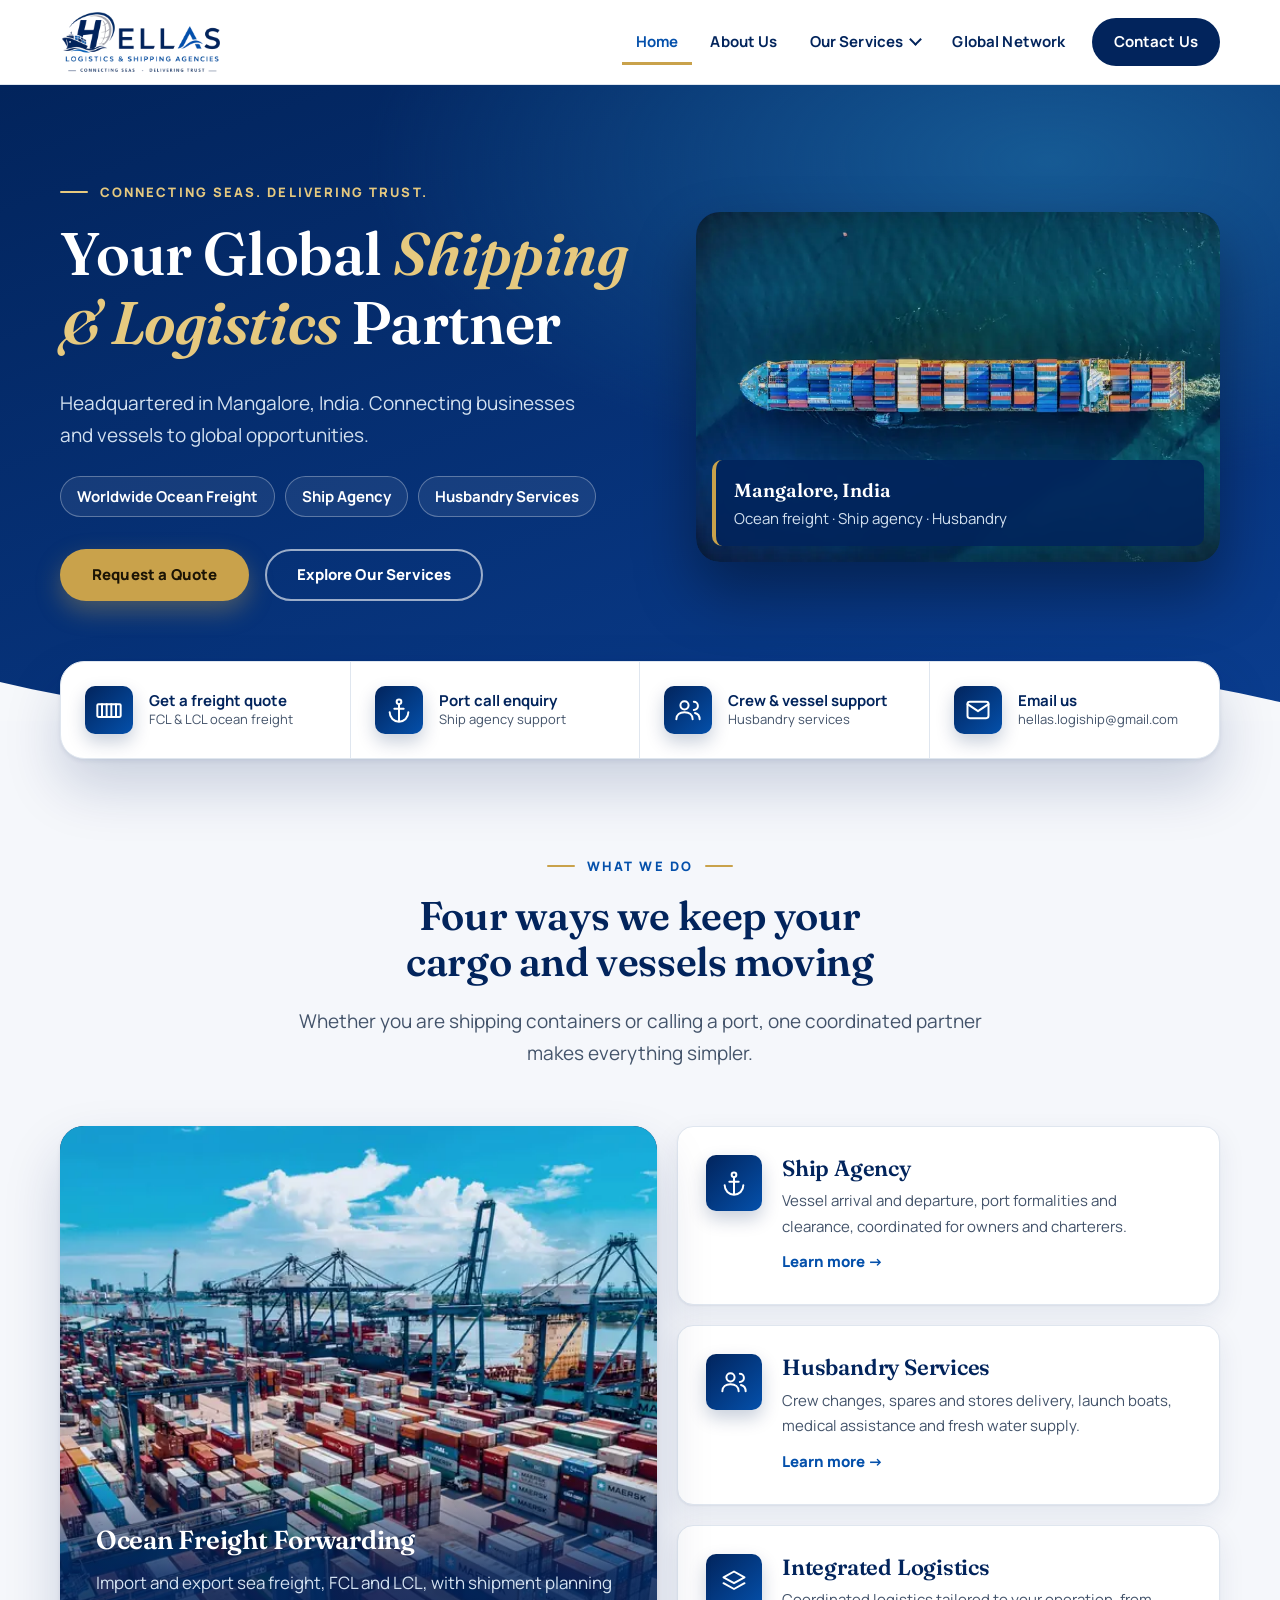
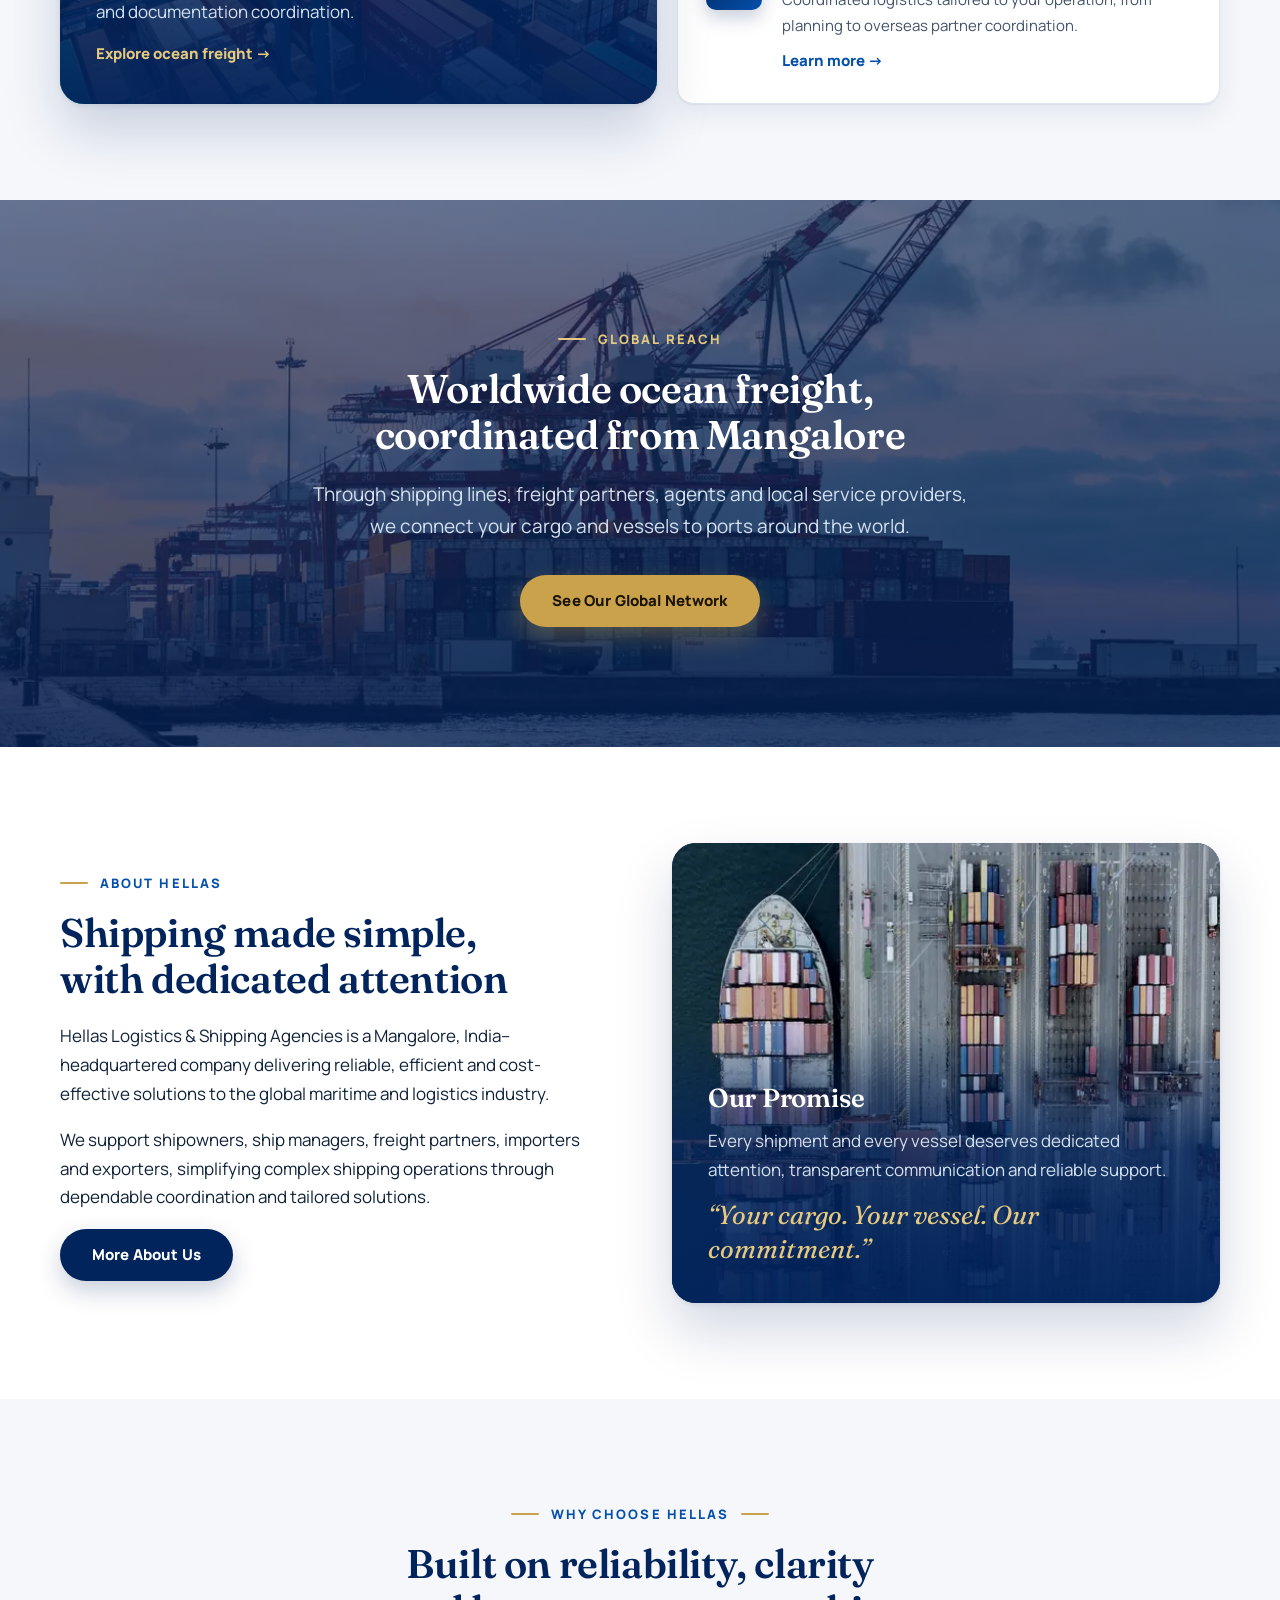
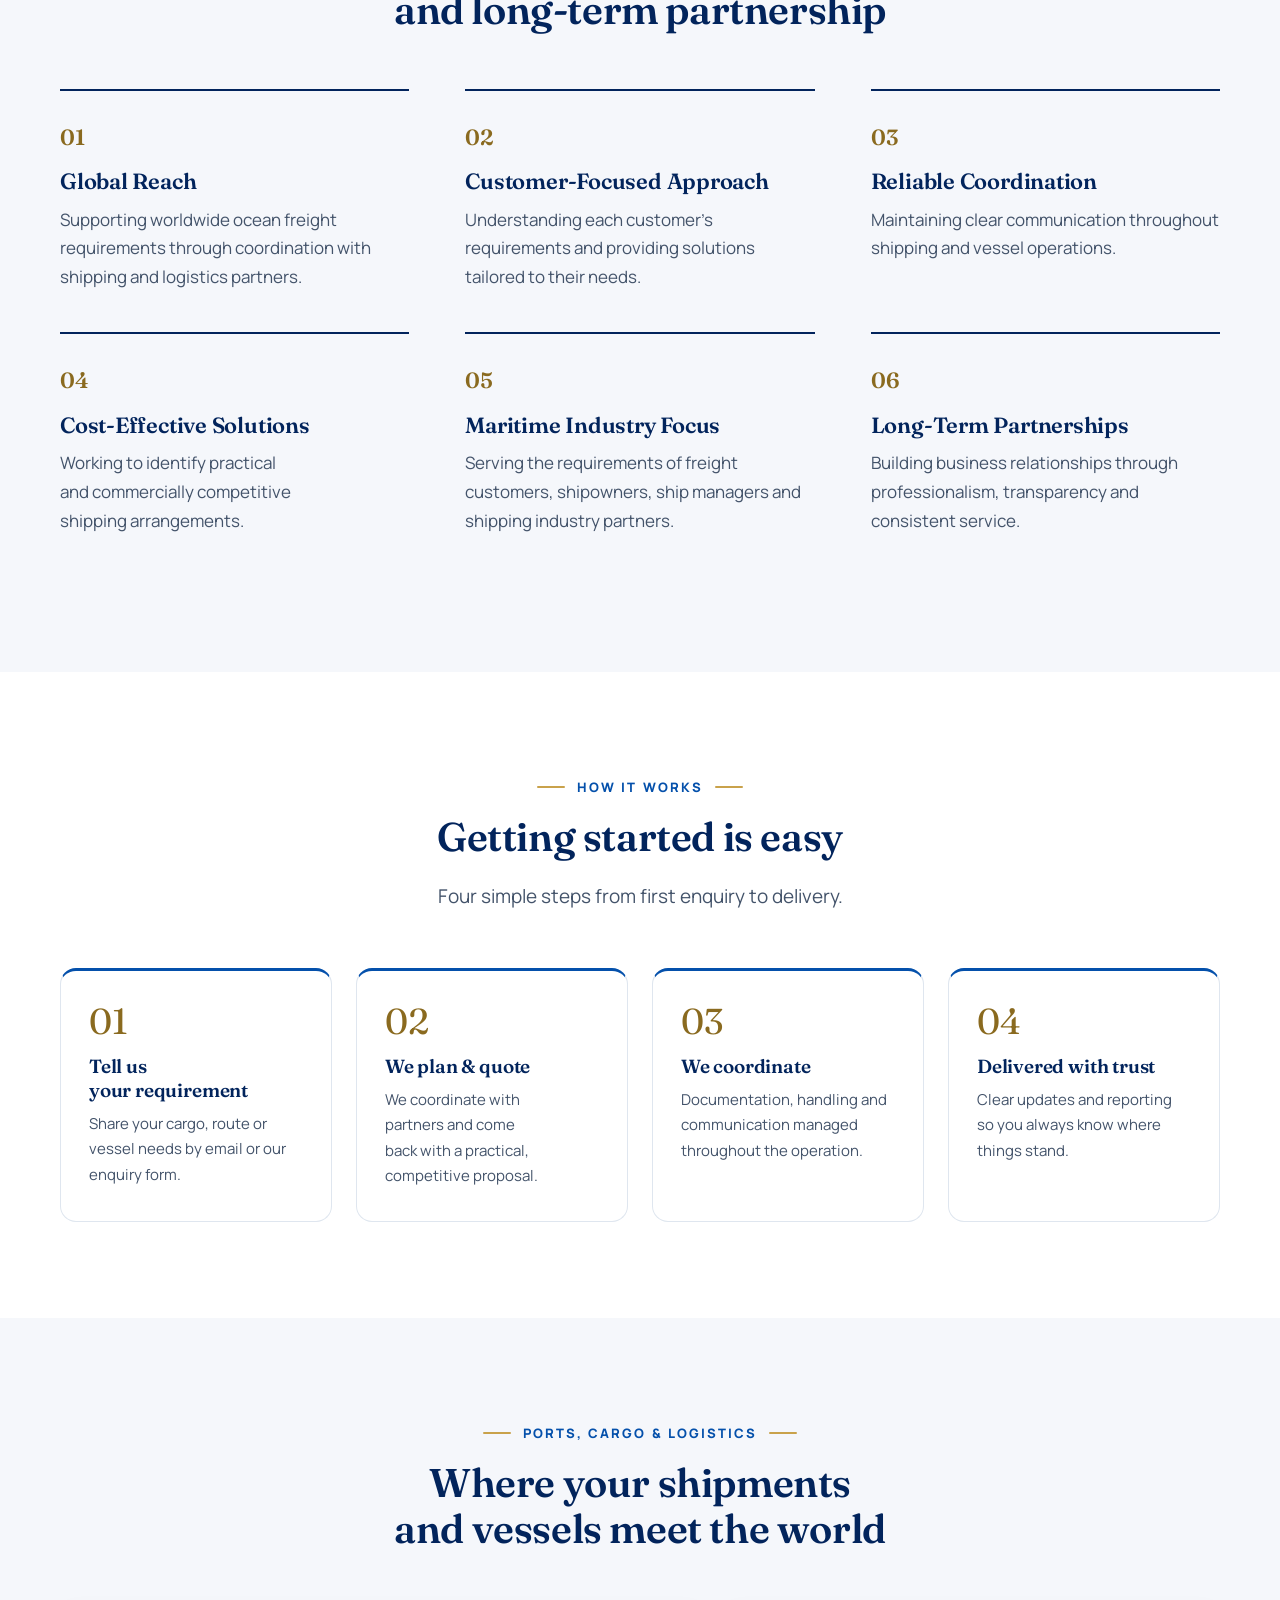
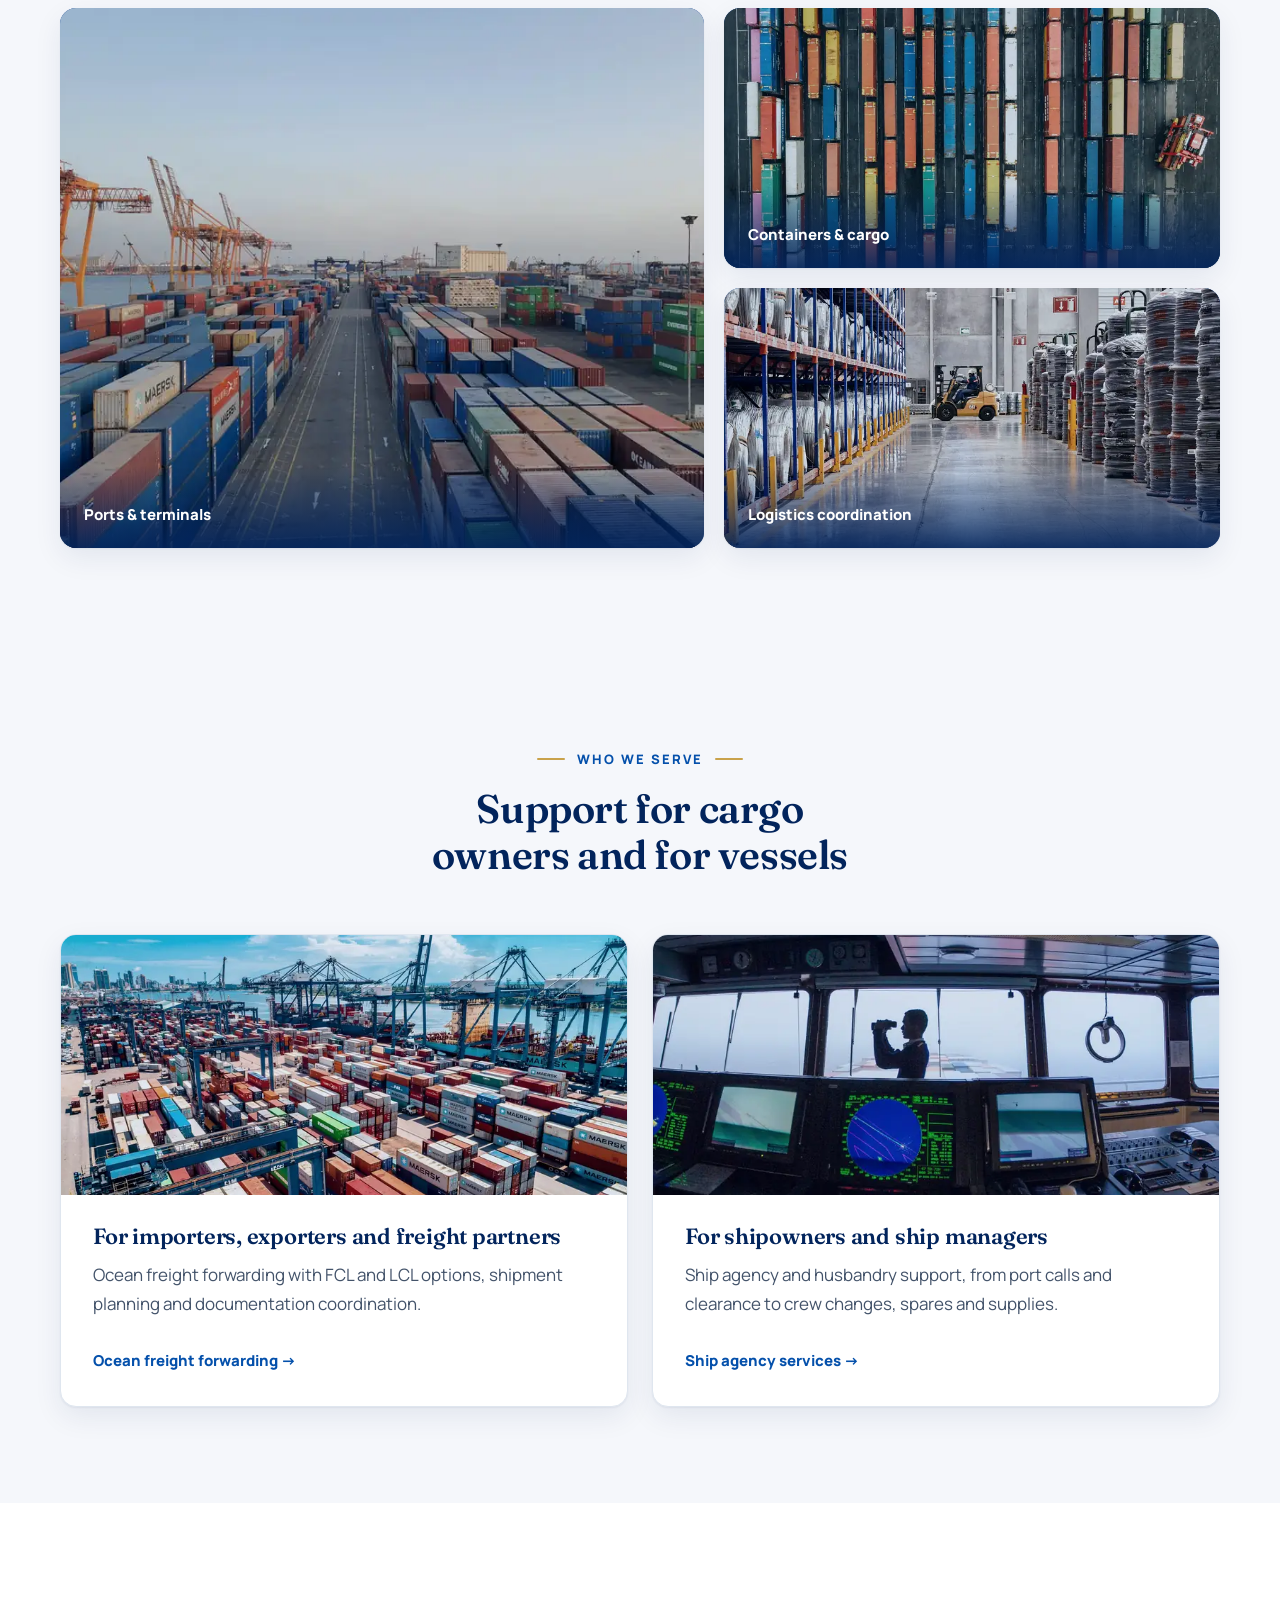
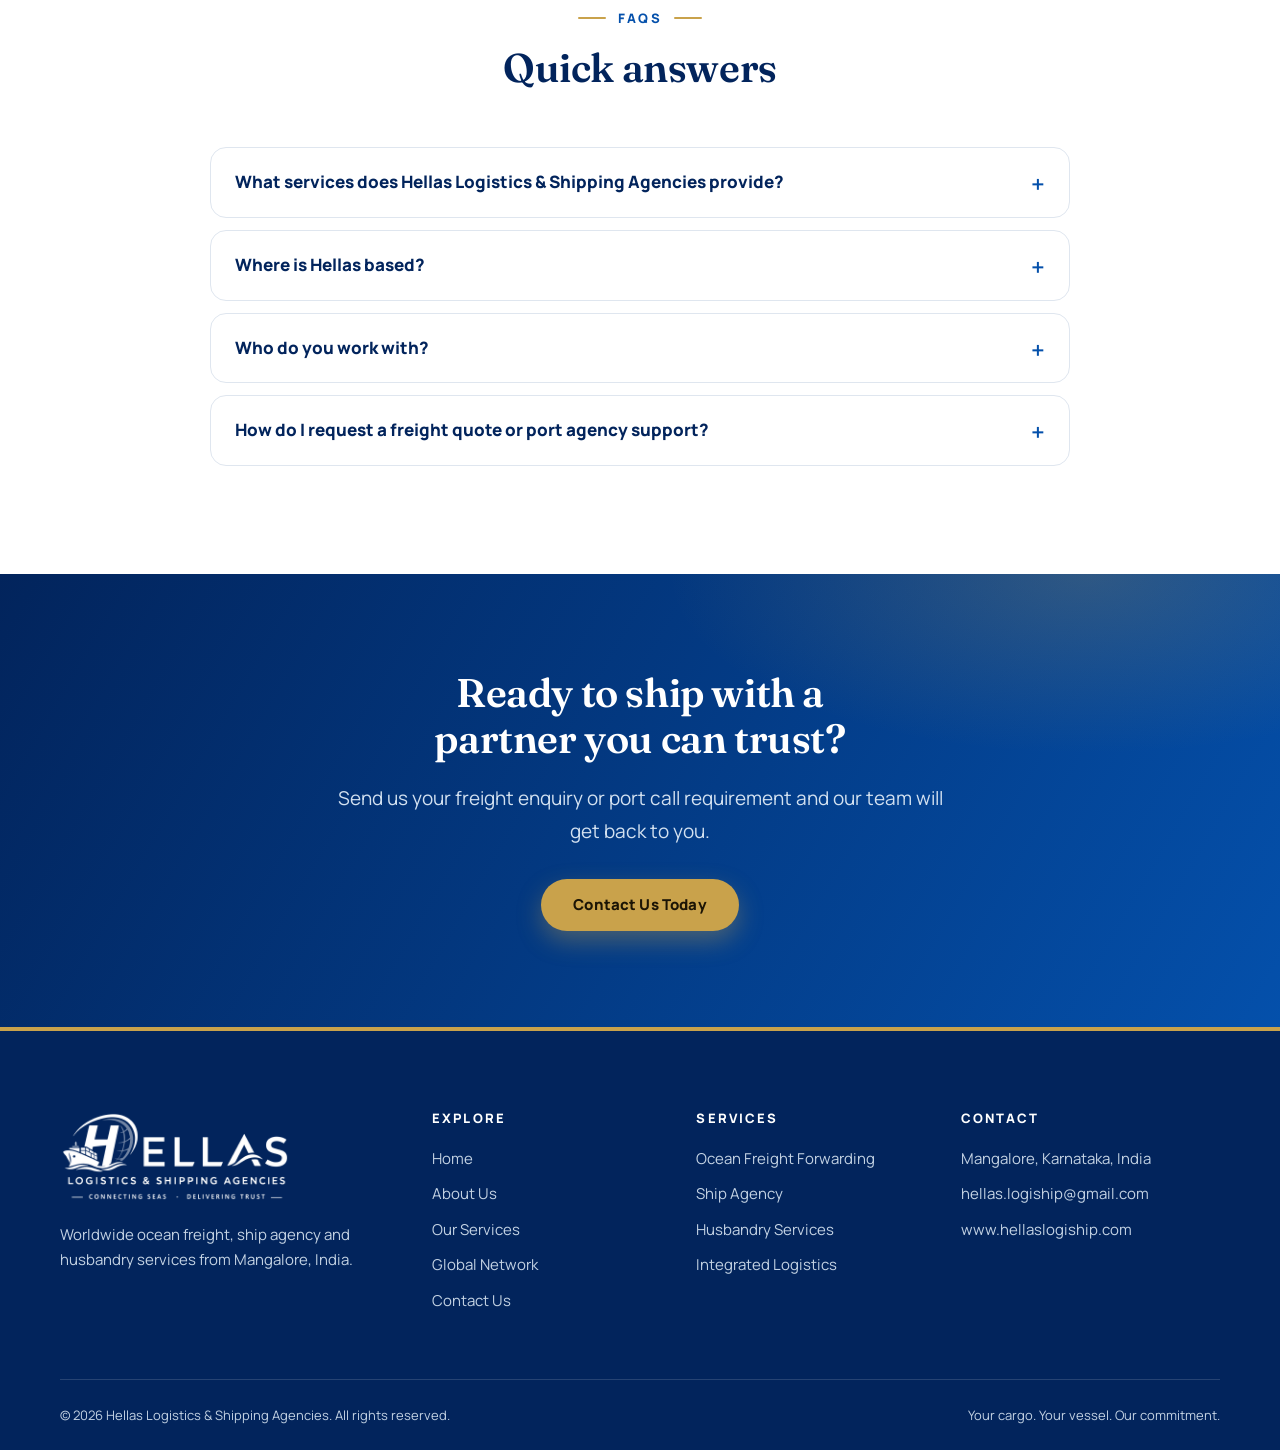
<file: index.html>
<!doctype html>
<html lang="en">
<head>
<meta charset="utf-8">
<meta name="viewport" content="width=device-width,initial-scale=1">
<title>Hellas Logistics & Shipping Agencies | Mangalore, India</title>
<meta name="description" content="Mangalore-based ocean freight forwarding (FCL/LCL), ship agency and husbandry services for shipowners, importers and exporters worldwide.">
<link rel="canonical" href="https://www.hellaslogiship.com/">
<meta name="robots" content="index,follow,max-image-preview:large">
<meta name="theme-color" content="#0a2540">
<meta property="og:type" content="website">
<meta property="og:site_name" content="Hellas Logistics & Shipping Agencies">
<meta property="og:title" content="Hellas Logistics & Shipping Agencies | Mangalore, India">
<meta property="og:description" content="Mangalore-based ocean freight forwarding (FCL/LCL), ship agency and husbandry services for shipowners, importers and exporters worldwide.">
<meta property="og:url" content="https://www.hellaslogiship.com/">
<meta property="og:image" content="https://www.hellaslogiship.com/assets/og-image.jpg">
<meta name="twitter:card" content="summary_large_image"><meta property="og:image:width" content="1200"><meta property="og:image:height" content="630"><meta property="og:image:alt" content="Hellas Logistics &amp; Shipping Agencies logo over an aerial view of a container ship"><meta property="og:locale" content="en_IN">
<link rel="icon" href="assets/favicon-32.png" sizes="32x32" type="image/png"><link rel="icon" href="assets/favicon.png" sizes="192x192" type="image/png"><link rel="apple-touch-icon" href="assets/apple-touch-icon.png"><link rel="manifest" href="manifest.webmanifest">
<link rel="preconnect" href="https://fonts.googleapis.com"><link rel="preconnect" href="https://fonts.gstatic.com" crossorigin>
<link href="https://fonts.googleapis.com/css2?family=Fraunces:ital,opsz,wght@0,9..144,600;0,9..144,700;1,9..144,500&family=Manrope:wght@400;500;600;700;800&display=swap" rel="stylesheet">
<link rel="preload" as="image" href="assets/img/aerial-ship-800.webp" imagesrcset="assets/img/aerial-ship-480.webp 480w, assets/img/aerial-ship-800.webp 800w, assets/img/aerial-ship-1200.webp 1200w, assets/img/aerial-ship-1800.webp 1800w" imagesizes="(max-width:960px) 100vw, 540px" fetchpriority="high">
<link rel="stylesheet" href="assets/site.css?v=202610151512">
<script type="application/ld+json">{"@context": "https://schema.org", "@type": "Organization", "@id": "https://www.hellaslogiship.com/#org", "name": "Hellas Logistics & Shipping Agencies", "alternateName": "Hellas Logiship", "url": "https://www.hellaslogiship.com/", "slogan": "Connecting Seas. Delivering Trust.", "logo": "https://www.hellaslogiship.com/assets/favicon.png", "email": "hellas.logiship@gmail.com", "description": "Mangalore-based ocean freight forwarding, ship agency and husbandry services company supporting shipowners, ship managers, importers and exporters worldwide.", "address": {"@type": "PostalAddress", "addressLocality": "Mangalore", "addressRegion": "Karnataka", "addressCountry": "IN"}, "areaServed": "Worldwide", "contactPoint": {"@type": "ContactPoint", "contactType": "customer service", "email": "hellas.logiship@gmail.com", "availableLanguage": ["English"]}}</script><script type="application/ld+json">{"@context": "https://schema.org", "@type": "WebSite", "name": "Hellas Logistics & Shipping Agencies", "url": "https://www.hellaslogiship.com/"}</script><script type="application/ld+json">{"@context": "https://schema.org", "@type": "FAQPage", "mainEntity": [{"@type": "Question", "name": "What services does Hellas Logistics & Shipping Agencies provide?", "acceptedAnswer": {"@type": "Answer", "text": "We specialise in worldwide ocean freight forwarding, ship agency and husbandry services, along with integrated logistics solutions for importers, exporters, shipowners and ship managers."}}, {"@type": "Question", "name": "Where is Hellas based?", "acceptedAnswer": {"@type": "Answer", "text": "Our headquarters are in Mangalore, Karnataka, India. We support customers worldwide through coordination with shipping lines, freight partners, agents and local service providers."}}, {"@type": "Question", "name": "Who do you work with?", "acceptedAnswer": {"@type": "Answer", "text": "Shipowners, ship managers, freight partners, importers, exporters and businesses with shipping and logistics requirements."}}, {"@type": "Question", "name": "How do I request a freight quote or port agency support?", "acceptedAnswer": {"@type": "Answer", "text": "Use our contact page or email hellas.logiship@gmail.com with details of your cargo or vessel, and our team will respond."}}]}</script>
</head>
<body>
<a class="skip" href="#main">Skip to content</a>
<header class="site-header"><div class="wrap nav">
<a class="brand" href="index.html" aria-label="Hellas Logistics & Shipping Agencies home"><img src="assets/logo-480.webp" alt="Hellas Logistics & Shipping Agencies – Connecting Seas. Delivering Trust." width="480" height="190" fetchpriority="high" class="logo"></a>
<button class="burger" aria-label="Open menu" aria-expanded="false" aria-controls="menu"><span></span><span></span><span></span></button>
<nav aria-label="Main"><ul class="menu" id="menu"><li><a href="index.html" aria-current="page">Home</a></li><li><a href="about.html">About Us</a></li><li class="has-sub"><a href="services.html" aria-haspopup="true">Our Services</a><button class="sub-toggle" type="button" aria-expanded="false" aria-controls="mega-services" aria-label="Show services menu"><svg viewBox="0 0 24 24" width="18" height="18" aria-hidden="true"><path d="M6 9l6 6 6-6" fill="none" stroke="currentColor" stroke-width="2.4" stroke-linecap="round" stroke-linejoin="round"/></svg></button><div class="mega" id="mega-services"><div class="wrap mega-in"><div class="mega-intro"><span class="eyebrow dark">What we do</span><h3>Shipping &amp; maritime services</h3><p>Ocean freight, ship agency and husbandry, coordinated by one dependable partner.</p><a class="link-more" href="services.html">View all services</a></div><div class="mega-grid"><a class="mega-item" href="ocean-freight-forwarding.html"><span class="icon" aria-hidden="true"><svg viewBox="0 0 24 24"><rect x="2" y="7" width="20" height="11" rx="1"/><path d="M6 7v11M10 7v11M14 7v11M18 7v11"/></svg></span><span><b>Ocean Freight Forwarding</b><small>Import and export sea freight, FCL and LCL shipments.</small></span></a><a class="mega-item" href="ship-agency-services.html"><span class="icon" aria-hidden="true"><svg viewBox="0 0 24 24"><circle cx="12" cy="5" r="2"/><path d="M12 7v14M8 11h8M4 14a8 8 0 0016 0"/></svg></span><span><b>Ship Agency Services</b><small>Port calls, clearance and vessel coordination.</small></span></a><a class="mega-item" href="husbandry-services.html"><span class="icon" aria-hidden="true"><svg viewBox="0 0 24 24"><circle cx="9" cy="8" r="3.5"/><path d="M2 20c0-4 3-6 7-6s7 2 7 6M17 5a3.5 3.5 0 010 7M22 20c0-3-2-5-4-5.5"/></svg></span><span><b>Husbandry Services</b><small>Crew changes, spares, stores and vessel supplies.</small></span></a><a class="mega-item" href="integrated-logistics-solutions.html"><span class="icon" aria-hidden="true"><svg viewBox="0 0 24 24"><path d="M12 3l9 5-9 5-9-5z"/><path d="M3 13l9 5 9-5"/></svg></span><span><b>Integrated Logistics</b><small>Planning and coordination tailored to your cargo.</small></span></a></div><div class="mega-cta"><b>Need a quote?</b><p>Tell us about your cargo or vessel and we will respond.</p><a class="btn btn-gold" href="contact.html">Send an Enquiry</a><small>hellas.logiship@gmail.com</small></div></div></div></li><li><a href="global-network.html">Global Network</a></li><li><a href="contact.html" class="cta">Contact Us</a></li><li class="menu-foot"><a class="btn btn-gold" href="contact.html">Request a Quote</a><a class="mf-line" href="mailto:hellas.logiship@gmail.com"><span class="icon" aria-hidden="true"><svg viewBox="0 0 24 24"><rect x="3" y="5" width="18" height="14" rx="2"/><path d="M3 7l9 6 9-6"/></svg></span><span>hellas.logiship@gmail.com</span></a><span class="mf-line"><span class="icon" aria-hidden="true"><svg viewBox="0 0 24 24"><path d="M12 21s7-6.2 7-11a7 7 0 10-14 0c0 4.8 7 11 7 11z"/><circle cx="12" cy="10" r="2.5"/></svg></span><span>Mangalore, Karnataka, India</span></span></li></ul></nav>
</div></header>
<main id="main">
<section class="hero"><div class="wrap">
<div>
<span class="eyebrow">Connecting Seas. Delivering Trust.</span>
<h1>Your Global <em>Shipping &amp; Logistics</em> Partner</h1>
<p class="lead">Headquartered in Mangalore, India. Connecting businesses and vessels to global opportunities.</p>
<div class="tags"><span class="tag">Worldwide Ocean Freight</span><span class="tag">Ship Agency</span><span class="tag">Husbandry Services</span></div>
<div class="hero-actions"><a class="btn btn-gold" href="contact.html">Request a Quote</a><a class="btn btn-ghost" href="services.html">Explore Our Services</a></div>
</div>
<figure class="hero-photo"><img src="assets/img/aerial-ship-800.webp" srcset="assets/img/aerial-ship-480.webp 480w, assets/img/aerial-ship-800.webp 800w, assets/img/aerial-ship-1200.webp 1200w, assets/img/aerial-ship-1800.webp 1800w" sizes="(max-width:960px) 100vw, 540px" width="1800" height="1197" decoding="async" alt="Aerial view of a loaded container ship at sea" fetchpriority="high"><figcaption><b>Mangalore, India</b><span>Ocean freight &middot; Ship agency &middot; Husbandry</span></figcaption></figure>
</div><div class="waves" aria-hidden="true"><svg viewBox="0 0 1440 80" preserveAspectRatio="none"><path d="M0 40c240 50 480 50 720 10s480-40 720 10v20H0z" fill="#f6f8fb"/></svg></div></section>

<section class="quickbar-wrap"><div class="wrap"><div class="quickbar reveal"><a class="qb" href="contact.html?service=ocean"><span class="icon" aria-hidden="true"><svg viewBox="0 0 24 24"><rect x="2" y="7" width="20" height="11" rx="1"/><path d="M6 7v11M10 7v11M14 7v11M18 7v11"/></svg></span><span><b>Get a freight quote</b><small>FCL &amp; LCL ocean freight</small></span></a><a class="qb" href="contact.html?service=agency"><span class="icon" aria-hidden="true"><svg viewBox="0 0 24 24"><circle cx="12" cy="5" r="2"/><path d="M12 7v14M8 11h8M4 14a8 8 0 0016 0"/></svg></span><span><b>Port call enquiry</b><small>Ship agency support</small></span></a><a class="qb" href="contact.html?service=husbandry"><span class="icon" aria-hidden="true"><svg viewBox="0 0 24 24"><circle cx="9" cy="8" r="3.5"/><path d="M2 20c0-4 3-6 7-6s7 2 7 6M17 5a3.5 3.5 0 010 7M22 20c0-3-2-5-4-5.5"/></svg></span><span><b>Crew &amp; vessel support</b><small>Husbandry services</small></span></a><a class="qb" href="mailto:hellas.logiship@gmail.com"><span class="icon" aria-hidden="true"><svg viewBox="0 0 24 24"><rect x="3" y="5" width="18" height="14" rx="2"/><path d="M3 7l9 6 9-6"/></svg></span><span><b>Email us</b><small>hellas.logiship@gmail.com</small></span></a></div></div></section>
<section><div class="wrap">
<div class="sec-head reveal"><span class="eyebrow dark">What we do</span><h2>Four ways we keep your cargo and vessels moving</h2><p>Whether you are shipping containers or calling a port, one coordinated partner makes everything simpler.</p></div>
<div class="bento">
<a class="bento-lg reveal" href="ocean-freight-forwarding.html"><img loading="lazy" src="assets/img/containers-stack-800.webp" srcset="assets/img/containers-stack-480.webp 480w, assets/img/containers-stack-800.webp 800w, assets/img/containers-stack-1200.webp 1200w, assets/img/containers-stack-1800.webp 1800w" sizes="(max-width:700px) 100vw, 560px" width="1800" height="1199" decoding="async" alt="Colourful shipping containers at a busy container terminal"><div class="bento-body"><h3>Ocean Freight Forwarding</h3><p>Import and export sea freight, FCL and LCL, with shipment planning and documentation coordination.</p><span class="link-more">Explore ocean freight</span></div></a>
<a class="bento-sm reveal" href="ship-agency-services.html"><span class="icon" aria-hidden="true"><svg viewBox="0 0 24 24"><circle cx="12" cy="5" r="2"/><path d="M12 7v14M8 11h8M4 14a8 8 0 0016 0"/></svg></span><div><h3>Ship Agency</h3><p>Vessel arrival and departure, port formalities and clearance, coordinated for owners and charterers.</p><span class="link-more">Learn more</span></div></a>
<a class="bento-sm reveal" href="husbandry-services.html"><span class="icon" aria-hidden="true"><svg viewBox="0 0 24 24"><circle cx="9" cy="8" r="3.5"/><path d="M2 20c0-4 3-6 7-6s7 2 7 6M17 5a3.5 3.5 0 010 7M22 20c0-3-2-5-4-5.5"/></svg></span><div><h3>Husbandry Services</h3><p>Crew changes, spares and stores delivery, launch boats, medical assistance and fresh water supply.</p><span class="link-more">Learn more</span></div></a>
<a class="bento-sm reveal" href="integrated-logistics-solutions.html"><span class="icon" aria-hidden="true"><svg viewBox="0 0 24 24"><path d="M12 3l9 5-9 5-9-5z"/><path d="M3 13l9 5 9-5"/></svg></span><div><h3>Integrated Logistics</h3><p>Coordinated logistics tailored to your operation, from planning to overseas partner coordination.</p><span class="link-more">Learn more</span></div></a>
</div></div></section>

<section class="photo-banner bgp-sunset"><div class="wrap reveal"><span class="eyebrow">Global reach</span><h2>Worldwide ocean freight, coordinated from Mangalore</h2><p>Through shipping lines, freight partners, agents and local service providers, we connect your cargo and vessels to ports around the world.</p><a class="btn btn-gold" href="global-network.html">See Our Global Network</a></div></section>
<section class="alt"><div class="wrap split">
<div class="reveal"><span class="eyebrow dark">About Hellas</span><h2>Shipping made simple, with dedicated attention</h2>
<p>Hellas Logistics &amp; Shipping Agencies is a Mangalore, India&ndash;headquartered company delivering reliable, efficient and cost-effective solutions to the global maritime and logistics industry.</p>
<p>We support shipowners, ship managers, freight partners, importers and exporters, simplifying complex shipping operations through dependable coordination and tailored solutions.</p>
<a class="btn btn-navy" href="about.html">More About Us</a></div>
<figure class="photo-card reveal"><img loading="lazy" src="assets/img/port-colourful-800.webp" srcset="assets/img/port-colourful-480.webp 480w, assets/img/port-colourful-800.webp 800w, assets/img/port-colourful-1200.webp 1200w, assets/img/port-colourful-1800.webp 1800w" sizes="(max-width:700px) 100vw, 560px" width="1800" height="1013" decoding="async" alt="Container ship loaded with colourful containers at a busy port"><figcaption><h3>Our Promise</h3><p>Every shipment and every vessel deserves dedicated attention, transparent communication and reliable support.</p><div class="quote" style="margin:14px 0 0">&ldquo;Your cargo. Your vessel. Our commitment.&rdquo;</div></figcaption></figure>
</div></section>

<section><div class="wrap">
<div class="sec-head reveal"><span class="eyebrow dark">Why choose Hellas</span><h2>Built on reliability, clarity and long-term partnership</h2></div>
<div class="why"><div class="why-item reveal"><span class="why-n">01</span><h3>Global Reach</h3><p>Supporting worldwide ocean freight requirements through coordination with shipping and logistics partners.</p></div><div class="why-item reveal"><span class="why-n">02</span><h3>Customer-Focused Approach</h3><p>Understanding each customer&rsquo;s requirements and providing solutions tailored to their needs.</p></div><div class="why-item reveal"><span class="why-n">03</span><h3>Reliable Coordination</h3><p>Maintaining clear communication throughout shipping and vessel operations.</p></div><div class="why-item reveal"><span class="why-n">04</span><h3>Cost-Effective Solutions</h3><p>Working to identify practical and commercially competitive shipping arrangements.</p></div><div class="why-item reveal"><span class="why-n">05</span><h3>Maritime Industry Focus</h3><p>Serving the requirements of freight customers, shipowners, ship managers and shipping industry partners.</p></div><div class="why-item reveal"><span class="why-n">06</span><h3>Long-Term Partnerships</h3><p>Building business relationships through professionalism, transparency and consistent service.</p></div></div></div></section>

<section class="alt"><div class="wrap">
<div class="sec-head reveal"><span class="eyebrow dark">How it works</span><h2>Getting started is easy</h2><p>Four simple steps from first enquiry to delivery.</p></div>
<div class="steps">
<div class="step reveal"><h3>Tell us your requirement</h3><p>Share your cargo, route or vessel needs by email or our enquiry form.</p></div>
<div class="step reveal"><h3>We plan &amp; quote</h3><p>We coordinate with partners and come back with a practical, competitive proposal.</p></div>
<div class="step reveal"><h3>We coordinate</h3><p>Documentation, handling and communication managed throughout the operation.</p></div>
<div class="step reveal"><h3>Delivered with trust</h3><p>Clear updates and reporting so you always know where things stand.</p></div>
</div></div></section>

<section><div class="wrap"><div class="sec-head reveal"><span class="eyebrow dark">Ports, cargo &amp; logistics</span><h2>Where your shipments and vessels meet the world</h2></div>
<div class="mosaic reveal">
<figure><img loading="lazy" src="assets/img/port-sunrise-800.webp" srcset="assets/img/port-sunrise-480.webp 480w, assets/img/port-sunrise-800.webp 800w, assets/img/port-sunrise-1200.webp 1200w, assets/img/port-sunrise-1800.webp 1800w" sizes="(max-width:700px) 100vw, 560px" width="2000" height="1500" decoding="async" alt="Container terminal at sunrise with stacked containers and cranes"><figcaption>Ports &amp; terminals</figcaption></figure>
<figure><img loading="lazy" src="assets/img/logistics-hub-800.webp" srcset="assets/img/logistics-hub-480.webp 480w, assets/img/logistics-hub-800.webp 800w, assets/img/logistics-hub-1200.webp 1200w, assets/img/logistics-hub-1800.webp 1800w" sizes="(max-width:700px) 100vw, 560px" width="2000" height="1500" decoding="async" alt="Aerial view of colourful containers in a logistics yard"><figcaption>Containers &amp; cargo</figcaption></figure>
<figure><img loading="lazy" src="assets/img/warehouse-800.webp" srcset="assets/img/warehouse-480.webp 480w, assets/img/warehouse-800.webp 800w, assets/img/warehouse-1200.webp 1200w, assets/img/warehouse-1800.webp 1800w" sizes="(max-width:700px) 100vw, 560px" width="2000" height="1333" decoding="async" alt="Forklift working in a warehouse with stored cargo"><figcaption>Logistics coordination</figcaption></figure>
</div></div></section>
<section><div class="wrap">
<div class="sec-head reveal"><span class="eyebrow dark">Who we serve</span><h2>Support for cargo owners and for vessels</h2></div>
<div class="grid g2">
<article class="img-card reveal"><img loading="lazy" src="assets/img/containers-stack-800.webp" srcset="assets/img/containers-stack-480.webp 480w, assets/img/containers-stack-800.webp 800w, assets/img/containers-stack-1200.webp 1200w, assets/img/containers-stack-1800.webp 1800w" sizes="(max-width:700px) 100vw, 560px" width="1800" height="1199" decoding="async" alt="Colourful shipping containers at a busy container terminal"><div class="body"><h3>For importers, exporters and freight partners</h3><p>Ocean freight forwarding with FCL and LCL options, shipment planning and documentation coordination.</p><a class="link-more" href="ocean-freight-forwarding.html">Ocean freight forwarding</a></div></article>
<article class="img-card reveal"><img loading="lazy" src="assets/img/ship-bridge-800.webp" srcset="assets/img/ship-bridge-480.webp 480w, assets/img/ship-bridge-800.webp 800w, assets/img/ship-bridge-1200.webp 1200w, assets/img/ship-bridge-1800.webp 1800w" sizes="(max-width:700px) 100vw, 560px" width="2000" height="1407" decoding="async" alt="Navigator on the bridge of a cargo ship"><div class="body"><h3>For shipowners and ship managers</h3><p>Ship agency and husbandry support, from port calls and clearance to crew changes, spares and supplies.</p><a class="link-more" href="ship-agency-services.html">Ship agency services</a></div></article>
</div></div></section>
<section class="alt"><div class="wrap" style="max-width:860px"><div class="sec-head reveal"><span class="eyebrow dark">FAQs</span><h2>Quick answers</h2></div><details class="faq reveal"><summary>What services does Hellas Logistics &amp; Shipping Agencies provide?</summary><p>We specialise in worldwide ocean freight forwarding, ship agency and husbandry services, along with integrated logistics solutions for importers, exporters, shipowners and ship managers.</p></details><details class="faq reveal"><summary>Where is Hellas based?</summary><p>Our headquarters are in Mangalore, Karnataka, India. We support customers worldwide through coordination with shipping lines, freight partners, agents and local service providers.</p></details><details class="faq reveal"><summary>Who do you work with?</summary><p>Shipowners, ship managers, freight partners, importers, exporters and businesses with shipping and logistics requirements.</p></details><details class="faq reveal"><summary>How do I request a freight quote or port agency support?</summary><p>Use our contact page or email hellas.logiship@gmail.com with details of your cargo or vessel, and our team will respond.</p></details></div></section>
<section class="banner"><div class="wrap reveal"><h2>Ready to ship with a partner you can trust?</h2><p>Send us your freight enquiry or port call requirement and our team will get back to you.</p><a class="btn btn-gold" href="contact.html">Contact Us Today</a></div></section>

</main>
<footer class="site-footer"><div class="wrap">
<div class="footer-grid">
<div class="footer-brand"><img src="assets/logo-white-480.webp" alt="Hellas Logistics & Shipping Agencies" width="480" height="190" class="logo-foot" loading="lazy"><p>Worldwide ocean freight, ship agency and husbandry services from Mangalore, India.</p></div>
<div><h4>Explore</h4><ul><li><a href="index.html">Home</a></li><li><a href="about.html">About Us</a></li><li><a href="services.html">Our Services</a></li><li><a href="global-network.html">Global Network</a></li><li><a href="contact.html">Contact Us</a></li></ul></div>
<div><h4>Services</h4><ul><li><a href="ocean-freight-forwarding.html">Ocean Freight Forwarding</a></li><li><a href="ship-agency-services.html">Ship Agency</a></li><li><a href="husbandry-services.html">Husbandry Services</a></li><li><a href="integrated-logistics-solutions.html">Integrated Logistics</a></li></ul></div>
<div><h4>Contact</h4><ul><li>Mangalore, Karnataka, India</li><li><a href="mailto:hellas.logiship@gmail.com">hellas.logiship@gmail.com</a></li><li><a href="https://www.hellaslogiship.com">www.hellaslogiship.com</a></li></ul></div>
</div>
<div class="footer-bottom"><span>&copy; <span id="yr">2026</span> Hellas Logistics & Shipping Agencies. All rights reserved.</span><span>Your cargo. Your vessel. Our commitment.</span></div>
</div></footer>
<div class="mobile-bar"><a class="mb-main" href="contact.html">Request a Quote</a><a class="mb-mail" href="mailto:hellas.logiship@gmail.com" aria-label="Email Hellas Logistics"><svg viewBox="0 0 24 24" width="22" height="22" aria-hidden="true" fill="none" stroke="currentColor" stroke-width="1.9" stroke-linecap="round" stroke-linejoin="round"><rect x="3" y="5" width="18" height="14" rx="2"/><path d="M3 7l9 6 9-6"/></svg></a></div>
<script src="assets/main.js?v=202610151512" defer></script>
</body></html>
</file>
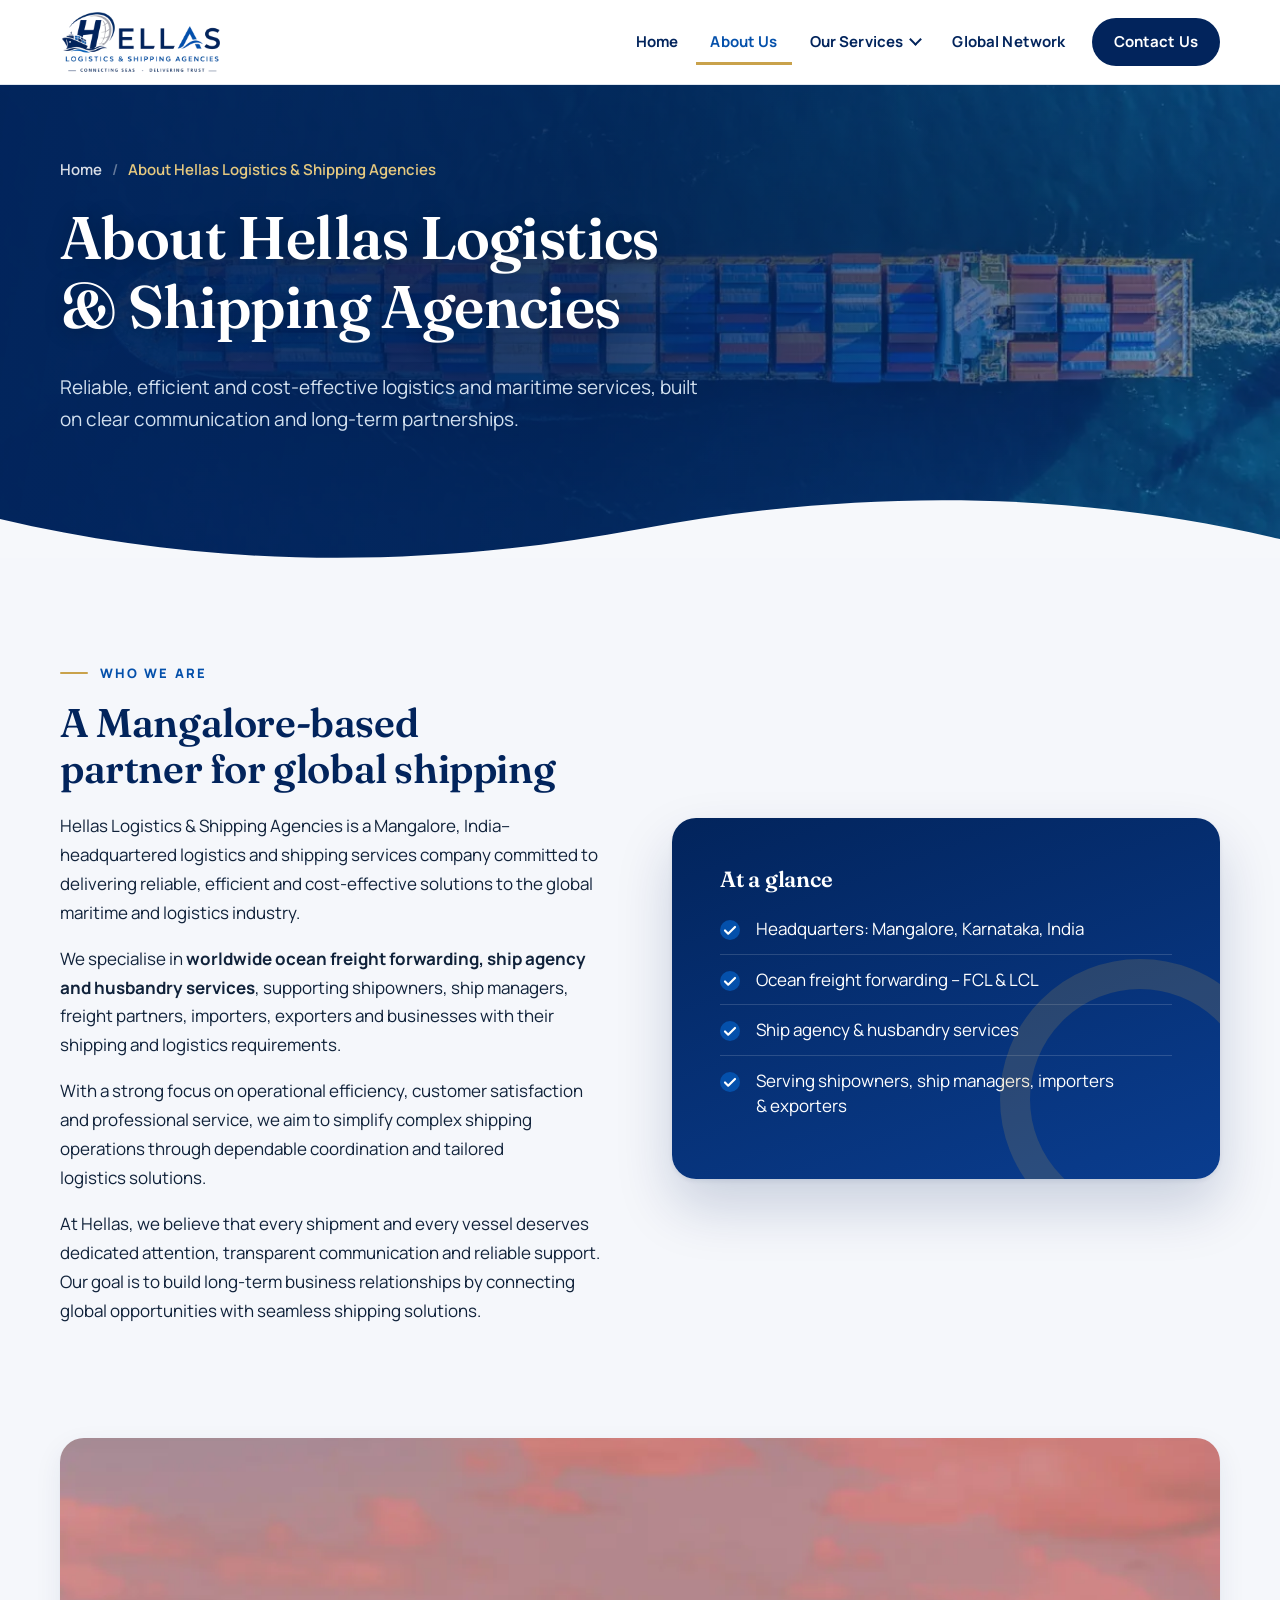
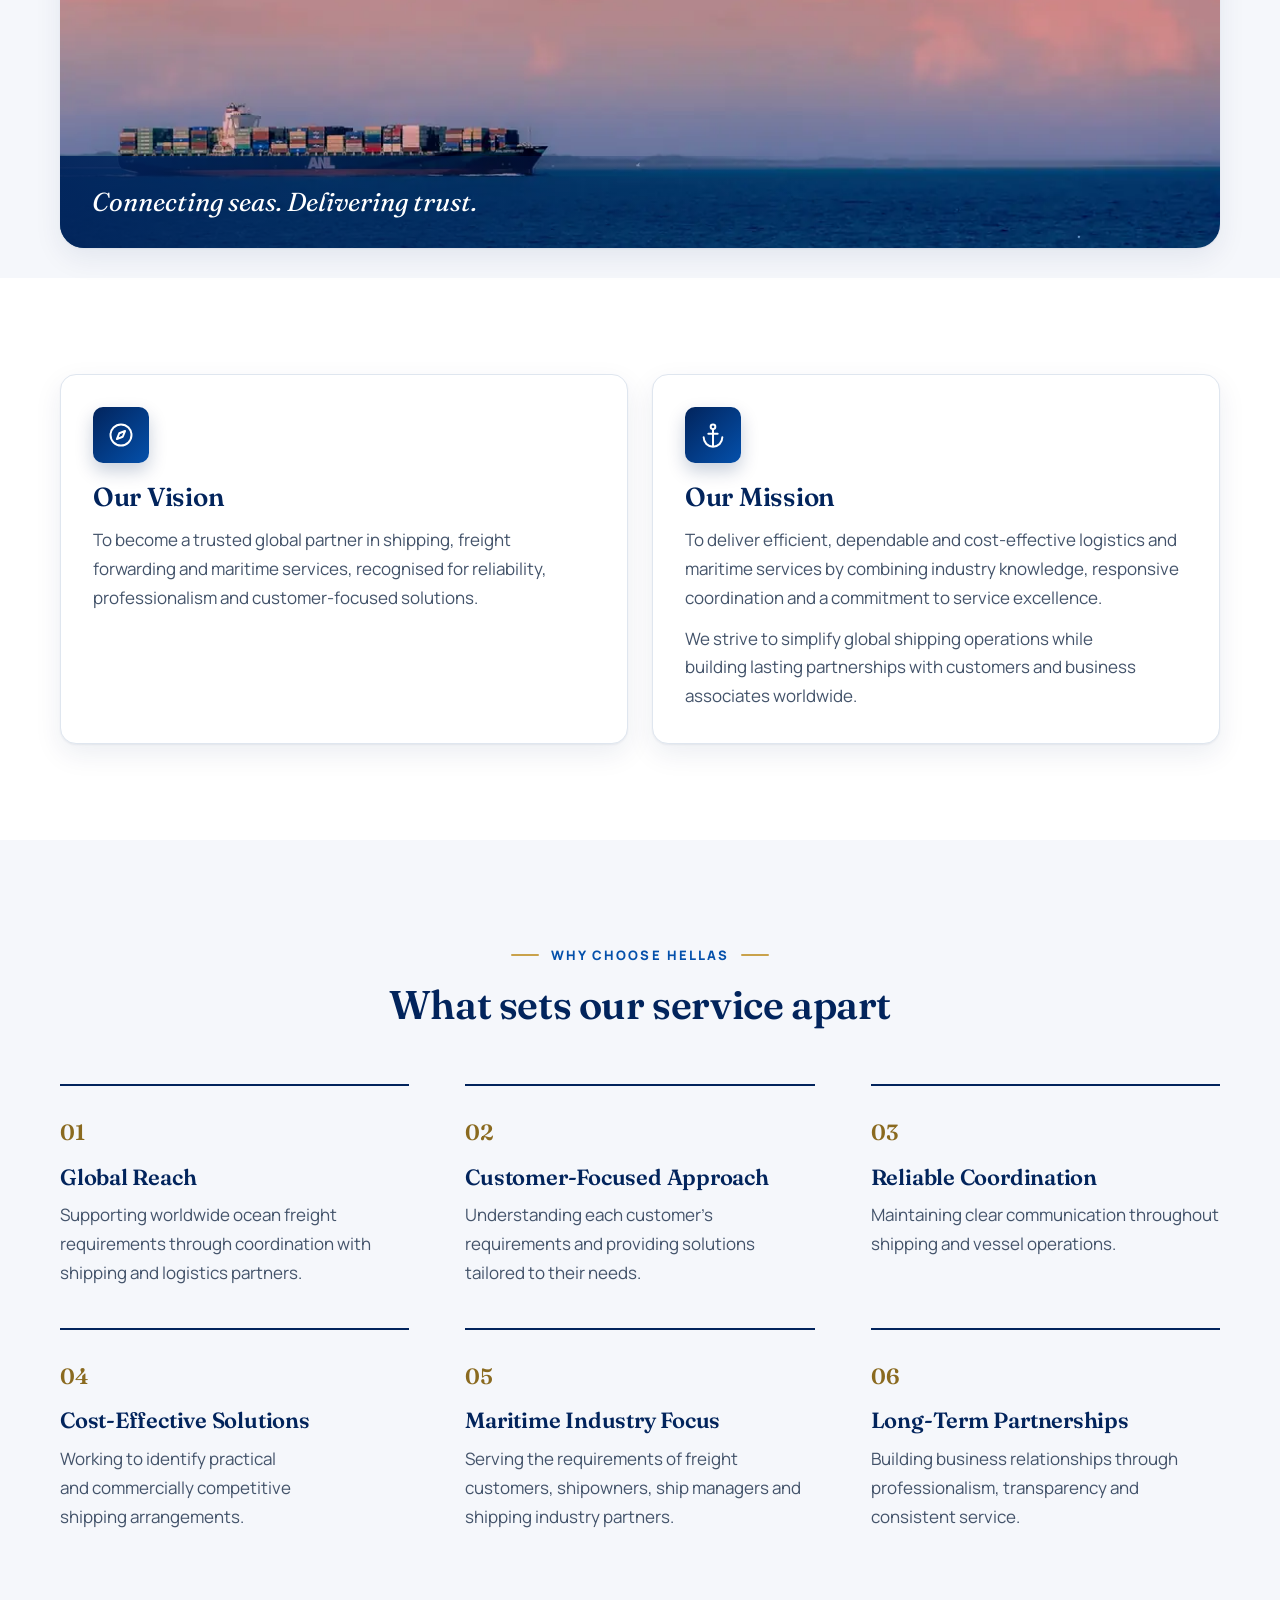
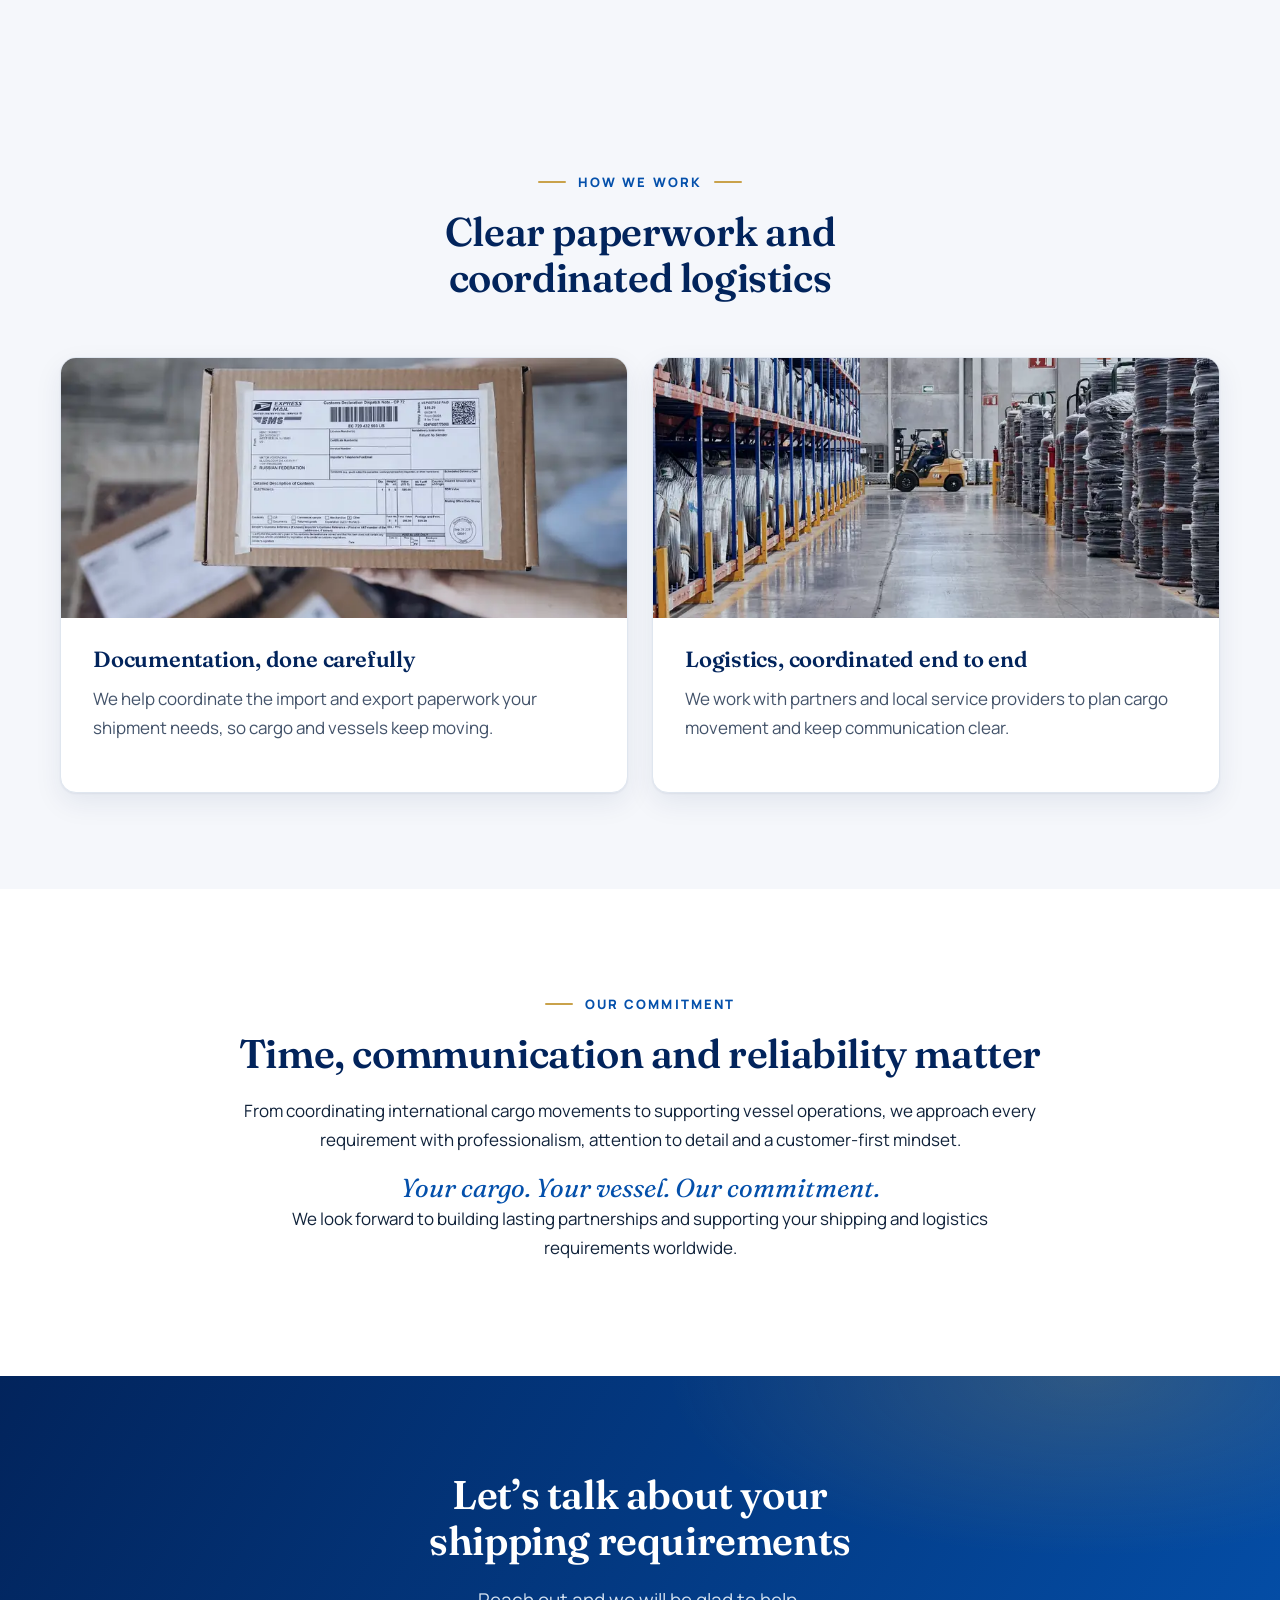
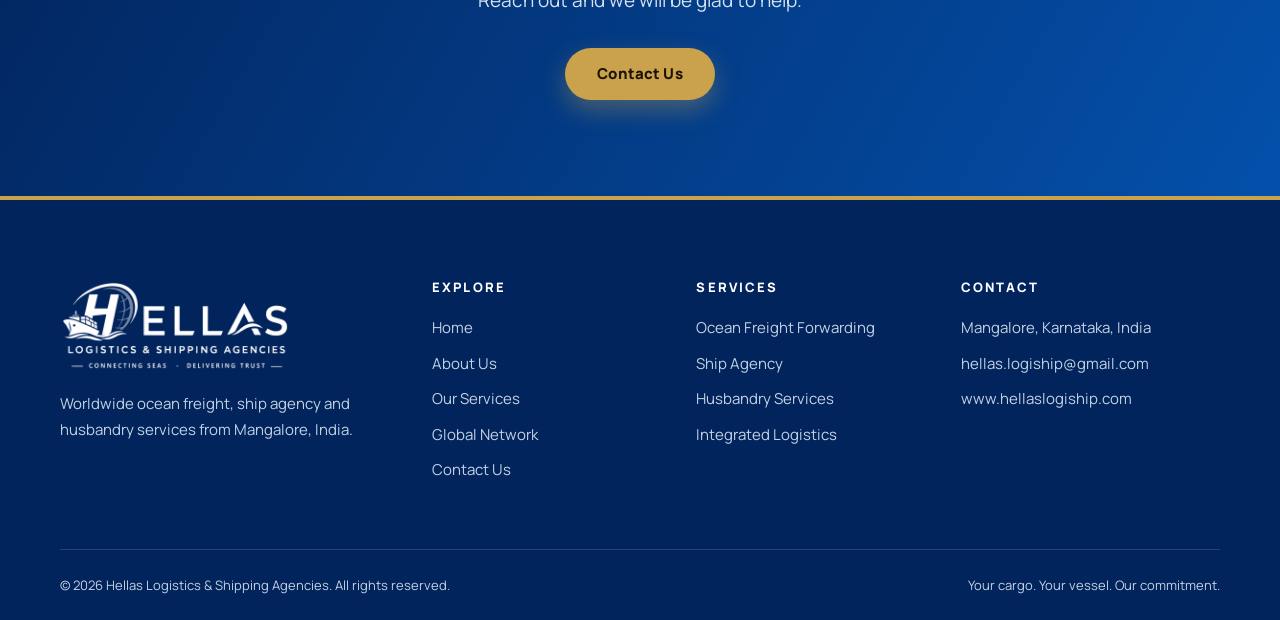
<file: about.html>
<!doctype html>
<html lang="en">
<head>
<meta charset="utf-8">
<meta name="viewport" content="width=device-width,initial-scale=1">
<title>About Us | Hellas Logistics & Shipping Agencies, Mangalore</title>
<meta name="description" content="Learn about Hellas Logistics & Shipping Agencies: our vision, mission and commitment to reliable freight, ship agency and husbandry services.">
<link rel="canonical" href="https://www.hellaslogiship.com/about.html">
<meta name="robots" content="index,follow,max-image-preview:large">
<meta name="theme-color" content="#0a2540">
<meta property="og:type" content="website">
<meta property="og:site_name" content="Hellas Logistics & Shipping Agencies">
<meta property="og:title" content="About Us | Hellas Logistics & Shipping Agencies, Mangalore">
<meta property="og:description" content="Learn about Hellas Logistics & Shipping Agencies: our vision, mission and commitment to reliable freight, ship agency and husbandry services.">
<meta property="og:url" content="https://www.hellaslogiship.com/about.html">
<meta property="og:image" content="https://www.hellaslogiship.com/assets/og-image.jpg">
<meta name="twitter:card" content="summary_large_image"><meta property="og:image:width" content="1200"><meta property="og:image:height" content="630"><meta property="og:image:alt" content="Hellas Logistics &amp; Shipping Agencies logo over an aerial view of a container ship"><meta property="og:locale" content="en_IN">
<link rel="icon" href="assets/favicon-32.png" sizes="32x32" type="image/png"><link rel="icon" href="assets/favicon.png" sizes="192x192" type="image/png"><link rel="apple-touch-icon" href="assets/apple-touch-icon.png"><link rel="manifest" href="manifest.webmanifest">
<link rel="preconnect" href="https://fonts.googleapis.com"><link rel="preconnect" href="https://fonts.gstatic.com" crossorigin>
<link href="https://fonts.googleapis.com/css2?family=Fraunces:ital,opsz,wght@0,9..144,600;0,9..144,700;1,9..144,500&family=Manrope:wght@400;500;600;700;800&display=swap" rel="stylesheet">

<link rel="stylesheet" href="assets/site.css?v=202610151512">
<script type="application/ld+json">{"@context": "https://schema.org", "@type": "Organization", "@id": "https://www.hellaslogiship.com/#org", "name": "Hellas Logistics & Shipping Agencies", "alternateName": "Hellas Logiship", "url": "https://www.hellaslogiship.com/", "slogan": "Connecting Seas. Delivering Trust.", "logo": "https://www.hellaslogiship.com/assets/favicon.png", "email": "hellas.logiship@gmail.com", "description": "Mangalore-based ocean freight forwarding, ship agency and husbandry services company supporting shipowners, ship managers, importers and exporters worldwide.", "address": {"@type": "PostalAddress", "addressLocality": "Mangalore", "addressRegion": "Karnataka", "addressCountry": "IN"}, "areaServed": "Worldwide", "contactPoint": {"@type": "ContactPoint", "contactType": "customer service", "email": "hellas.logiship@gmail.com", "availableLanguage": ["English"]}}</script><script type="application/ld+json">{"@context": "https://schema.org", "@type": "WebSite", "name": "Hellas Logistics & Shipping Agencies", "url": "https://www.hellaslogiship.com/"}</script><script type="application/ld+json">{"@context": "https://schema.org", "@type": "BreadcrumbList", "itemListElement": [{"@type": "ListItem", "position": 1, "name": "Home", "item": "https://www.hellaslogiship.com/"}, {"@type": "ListItem", "position": 2, "name": "About Us", "item": "https://www.hellaslogiship.com/about.html"}]}</script>
</head>
<body>
<a class="skip" href="#main">Skip to content</a>
<header class="site-header"><div class="wrap nav">
<a class="brand" href="index.html" aria-label="Hellas Logistics & Shipping Agencies home"><img src="assets/logo-480.webp" alt="Hellas Logistics & Shipping Agencies – Connecting Seas. Delivering Trust." width="480" height="190" fetchpriority="high" class="logo"></a>
<button class="burger" aria-label="Open menu" aria-expanded="false" aria-controls="menu"><span></span><span></span><span></span></button>
<nav aria-label="Main"><ul class="menu" id="menu"><li><a href="index.html">Home</a></li><li><a href="about.html" aria-current="page">About Us</a></li><li class="has-sub"><a href="services.html" aria-haspopup="true">Our Services</a><button class="sub-toggle" type="button" aria-expanded="false" aria-controls="mega-services" aria-label="Show services menu"><svg viewBox="0 0 24 24" width="18" height="18" aria-hidden="true"><path d="M6 9l6 6 6-6" fill="none" stroke="currentColor" stroke-width="2.4" stroke-linecap="round" stroke-linejoin="round"/></svg></button><div class="mega" id="mega-services"><div class="wrap mega-in"><div class="mega-intro"><span class="eyebrow dark">What we do</span><h3>Shipping &amp; maritime services</h3><p>Ocean freight, ship agency and husbandry, coordinated by one dependable partner.</p><a class="link-more" href="services.html">View all services</a></div><div class="mega-grid"><a class="mega-item" href="ocean-freight-forwarding.html"><span class="icon" aria-hidden="true"><svg viewBox="0 0 24 24"><rect x="2" y="7" width="20" height="11" rx="1"/><path d="M6 7v11M10 7v11M14 7v11M18 7v11"/></svg></span><span><b>Ocean Freight Forwarding</b><small>Import and export sea freight, FCL and LCL shipments.</small></span></a><a class="mega-item" href="ship-agency-services.html"><span class="icon" aria-hidden="true"><svg viewBox="0 0 24 24"><circle cx="12" cy="5" r="2"/><path d="M12 7v14M8 11h8M4 14a8 8 0 0016 0"/></svg></span><span><b>Ship Agency Services</b><small>Port calls, clearance and vessel coordination.</small></span></a><a class="mega-item" href="husbandry-services.html"><span class="icon" aria-hidden="true"><svg viewBox="0 0 24 24"><circle cx="9" cy="8" r="3.5"/><path d="M2 20c0-4 3-6 7-6s7 2 7 6M17 5a3.5 3.5 0 010 7M22 20c0-3-2-5-4-5.5"/></svg></span><span><b>Husbandry Services</b><small>Crew changes, spares, stores and vessel supplies.</small></span></a><a class="mega-item" href="integrated-logistics-solutions.html"><span class="icon" aria-hidden="true"><svg viewBox="0 0 24 24"><path d="M12 3l9 5-9 5-9-5z"/><path d="M3 13l9 5 9-5"/></svg></span><span><b>Integrated Logistics</b><small>Planning and coordination tailored to your cargo.</small></span></a></div><div class="mega-cta"><b>Need a quote?</b><p>Tell us about your cargo or vessel and we will respond.</p><a class="btn btn-gold" href="contact.html">Send an Enquiry</a><small>hellas.logiship@gmail.com</small></div></div></div></li><li><a href="global-network.html">Global Network</a></li><li><a href="contact.html" class="cta">Contact Us</a></li><li class="menu-foot"><a class="btn btn-gold" href="contact.html">Request a Quote</a><a class="mf-line" href="mailto:hellas.logiship@gmail.com"><span class="icon" aria-hidden="true"><svg viewBox="0 0 24 24"><rect x="3" y="5" width="18" height="14" rx="2"/><path d="M3 7l9 6 9-6"/></svg></span><span>hellas.logiship@gmail.com</span></a><span class="mf-line"><span class="icon" aria-hidden="true"><svg viewBox="0 0 24 24"><path d="M12 21s7-6.2 7-11a7 7 0 10-14 0c0 4.8 7 11 7 11z"/><circle cx="12" cy="10" r="2.5"/></svg></span><span>Mangalore, Karnataka, India</span></span></li></ul></nav>
</div></header>
<main id="main">
<section class="hero page-hero hb-about" style="padding:0"><div class="wrap"><nav class="crumbs" aria-label="Breadcrumb"><a href="index.html">Home</a><span aria-hidden="true">/</span><span aria-current="page">About Hellas Logistics &amp; Shipping Agencies</span></nav><h1>About Hellas Logistics &amp; Shipping Agencies</h1><p>Reliable, efficient and cost-effective logistics and maritime services, built on clear communication and long-term partnerships.</p></div><div class="waves" aria-hidden="true"><svg viewBox="0 0 1440 80" preserveAspectRatio="none"><path d="M0 40c240 50 480 50 720 10s480-40 720 10v20H0z" fill="#f6f8fb"/></svg></div></section>

<section><div class="wrap split">
<div class="reveal"><span class="eyebrow dark">Who we are</span><h2>A Mangalore-based partner for global shipping</h2>
<p>Hellas Logistics &amp; Shipping Agencies is a Mangalore, India&ndash;headquartered logistics and shipping services company committed to delivering reliable, efficient and cost-effective solutions to the global maritime and logistics industry.</p>
<p>We specialise in <strong>worldwide ocean freight forwarding, ship agency and husbandry services</strong>, supporting shipowners, ship managers, freight partners, importers, exporters and businesses with their shipping and logistics requirements.</p>
<p>With a strong focus on operational efficiency, customer satisfaction and professional service, we aim to simplify complex shipping operations through dependable coordination and tailored logistics solutions.</p>
<p>At Hellas, we believe that every shipment and every vessel deserves dedicated attention, transparent communication and reliable support. Our goal is to build long-term business relationships by connecting global opportunities with seamless shipping solutions.</p></div>
<div class="panel reveal"><h3>At a glance</h3><ul class="check" style="color:#fff"><li style="border-color:rgba(255,255,255,.15)">Headquarters: Mangalore, Karnataka, India</li><li style="border-color:rgba(255,255,255,.15)">Ocean freight forwarding &ndash; FCL &amp; LCL</li><li style="border-color:rgba(255,255,255,.15)">Ship agency &amp; husbandry services</li><li style="border-color:rgba(255,255,255,.15)">Serving shipowners, ship managers, importers &amp; exporters</li></ul></div>
</div></section>

<section style="padding:0 0 30px"><div class="wrap"><figure class="photo-band reveal"><img loading="lazy" src="assets/img/open-sea-800.webp" srcset="assets/img/open-sea-480.webp 480w, assets/img/open-sea-800.webp 800w, assets/img/open-sea-1200.webp 1200w, assets/img/open-sea-1800.webp 1800w" sizes="(max-width:1200px) 100vw, 1160px" width="1800" height="1012" decoding="async" alt="Container ship sailing on the open sea"><figcaption>Connecting seas. Delivering trust.</figcaption></figure></div></section>
<section class="alt"><div class="wrap grid g2">
<div class="card reveal"><span class="icon" aria-hidden="true"><svg viewBox="0 0 24 24"><circle cx="12" cy="12" r="9"/><path d="M15.5 8.5l-2 5-5 2 2-5z"/></svg></span><h2 class="h2s">Our Vision</h2><p>To become a trusted global partner in shipping, freight forwarding and maritime services, recognised for reliability, professionalism and customer-focused solutions.</p></div>
<div class="card reveal"><span class="icon" aria-hidden="true"><svg viewBox="0 0 24 24"><circle cx="12" cy="5" r="2"/><path d="M12 7v14M8 11h8M4 14a8 8 0 0016 0"/></svg></span><h2 class="h2s">Our Mission</h2><p>To deliver efficient, dependable and cost-effective logistics and maritime services by combining industry knowledge, responsive coordination and a commitment to service excellence.</p><p style="margin-top:12px">We strive to simplify global shipping operations while building lasting partnerships with customers and business associates worldwide.</p></div>
</div></section>

<section><div class="wrap">
<div class="sec-head reveal"><span class="eyebrow dark">Why choose Hellas</span><h2>What sets our service apart</h2></div>
<div class="why"><div class="why-item reveal"><span class="why-n">01</span><h3>Global Reach</h3><p>Supporting worldwide ocean freight requirements through coordination with shipping and logistics partners.</p></div><div class="why-item reveal"><span class="why-n">02</span><h3>Customer-Focused Approach</h3><p>Understanding each customer&rsquo;s requirements and providing solutions tailored to their needs.</p></div><div class="why-item reveal"><span class="why-n">03</span><h3>Reliable Coordination</h3><p>Maintaining clear communication throughout shipping and vessel operations.</p></div><div class="why-item reveal"><span class="why-n">04</span><h3>Cost-Effective Solutions</h3><p>Working to identify practical and commercially competitive shipping arrangements.</p></div><div class="why-item reveal"><span class="why-n">05</span><h3>Maritime Industry Focus</h3><p>Serving the requirements of freight customers, shipowners, ship managers and shipping industry partners.</p></div><div class="why-item reveal"><span class="why-n">06</span><h3>Long-Term Partnerships</h3><p>Building business relationships through professionalism, transparency and consistent service.</p></div></div></div></section>

<section><div class="wrap"><div class="sec-head reveal"><span class="eyebrow dark">How we work</span><h2>Clear paperwork and coordinated logistics</h2></div>
<div class="grid g2">
<article class="img-card reveal"><img loading="lazy" src="assets/img/documents-800.webp" srcset="assets/img/documents-480.webp 480w, assets/img/documents-800.webp 800w, assets/img/documents-1200.webp 1200w, assets/img/documents-1800.webp 1800w" sizes="(max-width:700px) 100vw, 560px" width="2000" height="1333" decoding="async" alt="Shipping parcel with customs declaration documents"><div class="body"><h3>Documentation, done carefully</h3><p>We help coordinate the import and export paperwork your shipment needs, so cargo and vessels keep moving.</p></div></article>
<article class="img-card reveal"><img loading="lazy" src="assets/img/warehouse-800.webp" srcset="assets/img/warehouse-480.webp 480w, assets/img/warehouse-800.webp 800w, assets/img/warehouse-1200.webp 1200w, assets/img/warehouse-1800.webp 1800w" sizes="(max-width:700px) 100vw, 560px" width="2000" height="1333" decoding="async" alt="Forklift in a warehouse with stored cargo"><div class="body"><h3>Logistics, coordinated end to end</h3><p>We work with partners and local service providers to plan cargo movement and keep communication clear.</p></div></article>
</div></div></section>
<section class="alt"><div class="wrap" style="max-width:820px;text-align:center">
<div class="reveal"><span class="eyebrow dark">Our Commitment</span><h2>Time, communication and reliability matter</h2>
<p>From coordinating international cargo movements to supporting vessel operations, we approach every requirement with professionalism, attention to detail and a customer-first mindset.</p>
<div class="quote" style="color:var(--teal-d)">Your cargo. Your vessel. Our commitment.</div>
<p>We look forward to building lasting partnerships and supporting your shipping and logistics requirements worldwide.</p></div></div></section>

<section class="banner"><div class="wrap reveal"><h2>Let&rsquo;s talk about your shipping requirements</h2><p>Reach out and we will be glad to help.</p><a class="btn btn-gold" href="contact.html">Contact Us</a></div></section>

</main>
<footer class="site-footer"><div class="wrap">
<div class="footer-grid">
<div class="footer-brand"><img src="assets/logo-white-480.webp" alt="Hellas Logistics & Shipping Agencies" width="480" height="190" class="logo-foot" loading="lazy"><p>Worldwide ocean freight, ship agency and husbandry services from Mangalore, India.</p></div>
<div><h4>Explore</h4><ul><li><a href="index.html">Home</a></li><li><a href="about.html">About Us</a></li><li><a href="services.html">Our Services</a></li><li><a href="global-network.html">Global Network</a></li><li><a href="contact.html">Contact Us</a></li></ul></div>
<div><h4>Services</h4><ul><li><a href="ocean-freight-forwarding.html">Ocean Freight Forwarding</a></li><li><a href="ship-agency-services.html">Ship Agency</a></li><li><a href="husbandry-services.html">Husbandry Services</a></li><li><a href="integrated-logistics-solutions.html">Integrated Logistics</a></li></ul></div>
<div><h4>Contact</h4><ul><li>Mangalore, Karnataka, India</li><li><a href="mailto:hellas.logiship@gmail.com">hellas.logiship@gmail.com</a></li><li><a href="https://www.hellaslogiship.com">www.hellaslogiship.com</a></li></ul></div>
</div>
<div class="footer-bottom"><span>&copy; <span id="yr">2026</span> Hellas Logistics & Shipping Agencies. All rights reserved.</span><span>Your cargo. Your vessel. Our commitment.</span></div>
</div></footer>
<div class="mobile-bar"><a class="mb-main" href="contact.html">Request a Quote</a><a class="mb-mail" href="mailto:hellas.logiship@gmail.com" aria-label="Email Hellas Logistics"><svg viewBox="0 0 24 24" width="22" height="22" aria-hidden="true" fill="none" stroke="currentColor" stroke-width="1.9" stroke-linecap="round" stroke-linejoin="round"><rect x="3" y="5" width="18" height="14" rx="2"/><path d="M3 7l9 6 9-6"/></svg></a></div>
<script src="assets/main.js?v=202610151512" defer></script>
</body></html>
</file>
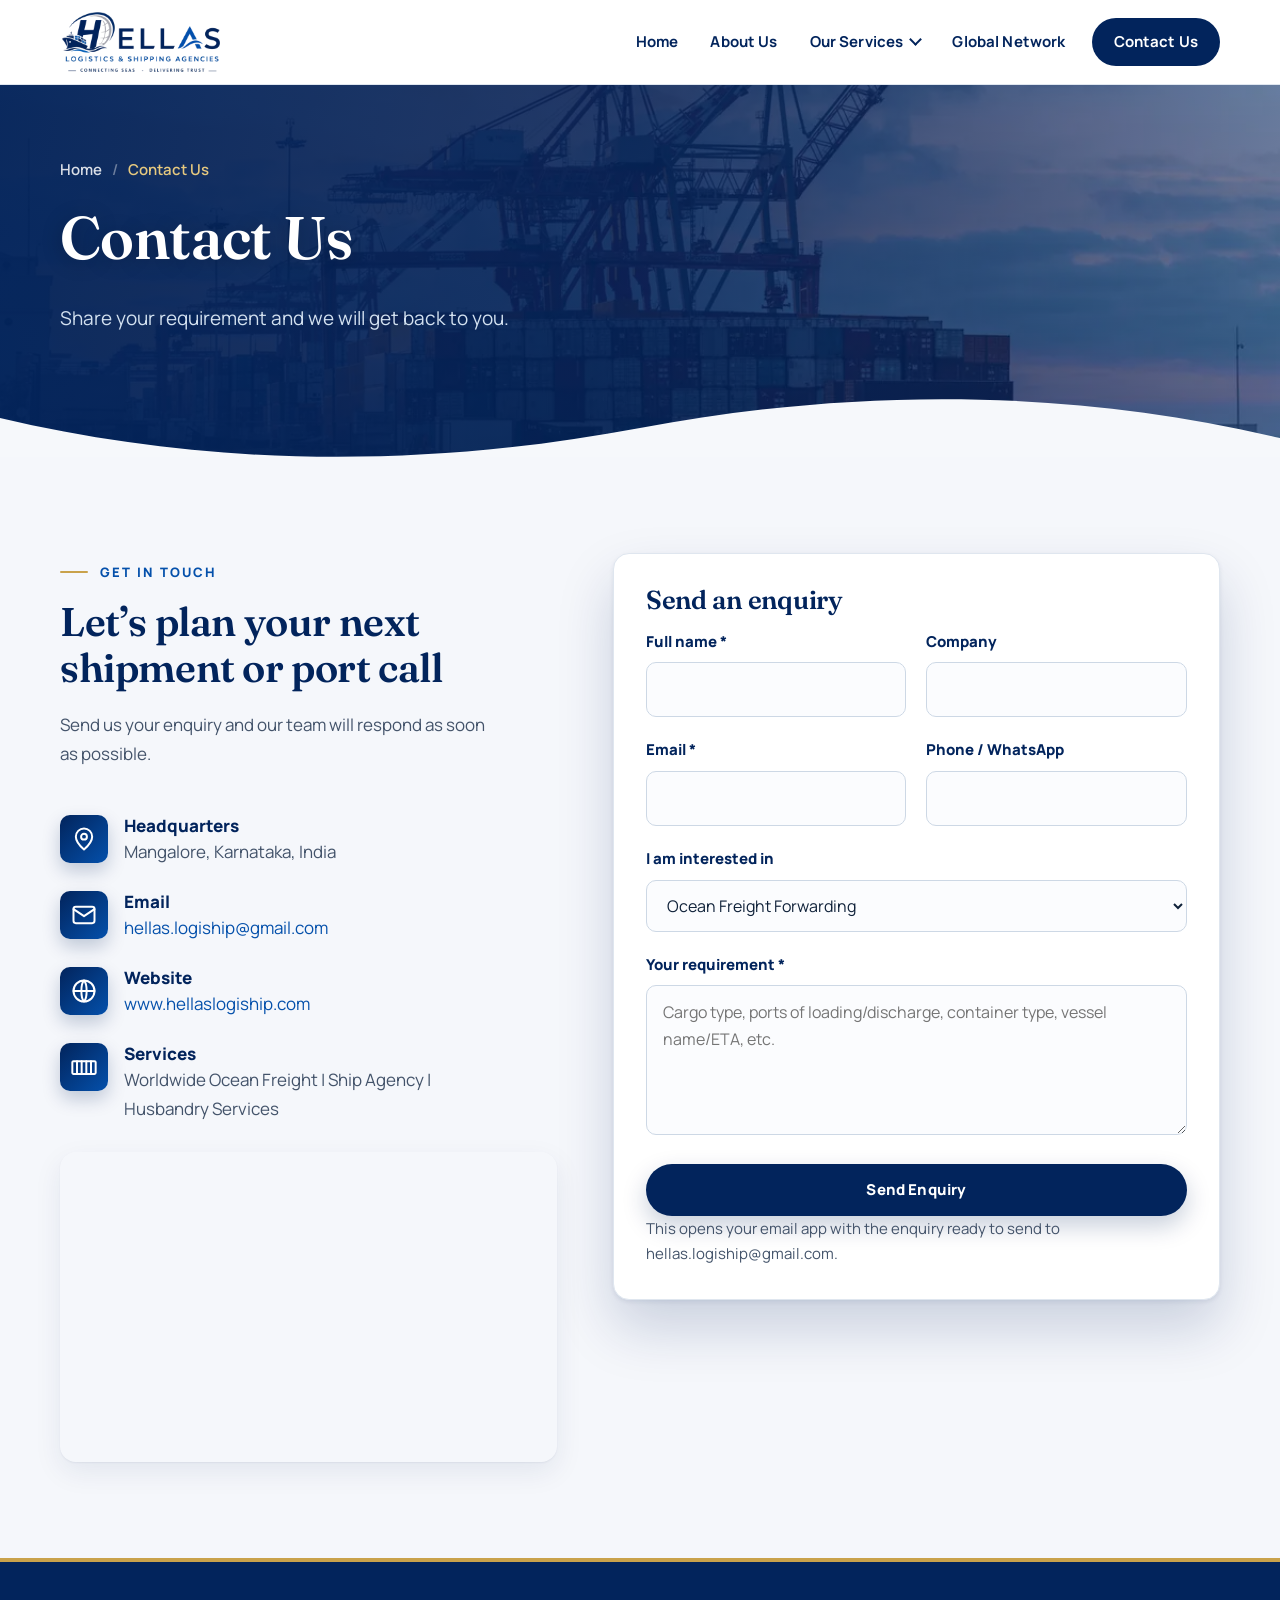
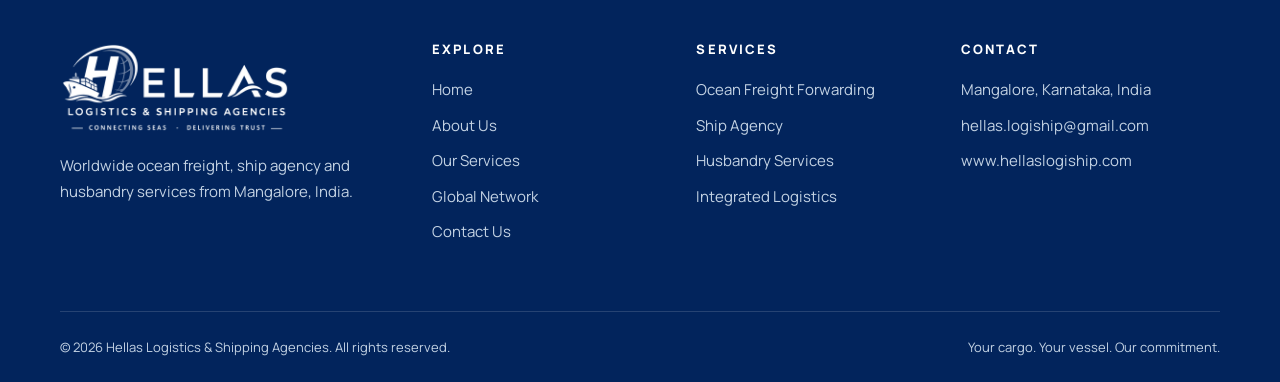
<file: contact.html>
<!doctype html>
<html lang="en">
<head>
<meta charset="utf-8">
<meta name="viewport" content="width=device-width,initial-scale=1">
<title>Contact Us | Hellas Logistics & Shipping Agencies, Mangalore</title>
<meta name="description" content="Contact Hellas Logistics & Shipping Agencies for ocean freight quotes, ship agency and husbandry services. Email hellas.logiship@gmail.com.">
<link rel="canonical" href="https://www.hellaslogiship.com/contact.html">
<meta name="robots" content="index,follow,max-image-preview:large">
<meta name="theme-color" content="#0a2540">
<meta property="og:type" content="website">
<meta property="og:site_name" content="Hellas Logistics & Shipping Agencies">
<meta property="og:title" content="Contact Us | Hellas Logistics & Shipping Agencies, Mangalore">
<meta property="og:description" content="Contact Hellas Logistics & Shipping Agencies for ocean freight quotes, ship agency and husbandry services. Email hellas.logiship@gmail.com.">
<meta property="og:url" content="https://www.hellaslogiship.com/contact.html">
<meta property="og:image" content="https://www.hellaslogiship.com/assets/og-image.jpg">
<meta name="twitter:card" content="summary_large_image"><meta property="og:image:width" content="1200"><meta property="og:image:height" content="630"><meta property="og:image:alt" content="Hellas Logistics &amp; Shipping Agencies logo over an aerial view of a container ship"><meta property="og:locale" content="en_IN">
<link rel="icon" href="assets/favicon-32.png" sizes="32x32" type="image/png"><link rel="icon" href="assets/favicon.png" sizes="192x192" type="image/png"><link rel="apple-touch-icon" href="assets/apple-touch-icon.png"><link rel="manifest" href="manifest.webmanifest">
<link rel="preconnect" href="https://fonts.googleapis.com"><link rel="preconnect" href="https://fonts.gstatic.com" crossorigin>
<link href="https://fonts.googleapis.com/css2?family=Fraunces:ital,opsz,wght@0,9..144,600;0,9..144,700;1,9..144,500&family=Manrope:wght@400;500;600;700;800&display=swap" rel="stylesheet">

<link rel="stylesheet" href="assets/site.css?v=202610151512">
<script type="application/ld+json">{"@context": "https://schema.org", "@type": "Organization", "@id": "https://www.hellaslogiship.com/#org", "name": "Hellas Logistics & Shipping Agencies", "alternateName": "Hellas Logiship", "url": "https://www.hellaslogiship.com/", "slogan": "Connecting Seas. Delivering Trust.", "logo": "https://www.hellaslogiship.com/assets/favicon.png", "email": "hellas.logiship@gmail.com", "description": "Mangalore-based ocean freight forwarding, ship agency and husbandry services company supporting shipowners, ship managers, importers and exporters worldwide.", "address": {"@type": "PostalAddress", "addressLocality": "Mangalore", "addressRegion": "Karnataka", "addressCountry": "IN"}, "areaServed": "Worldwide", "contactPoint": {"@type": "ContactPoint", "contactType": "customer service", "email": "hellas.logiship@gmail.com", "availableLanguage": ["English"]}}</script><script type="application/ld+json">{"@context": "https://schema.org", "@type": "WebSite", "name": "Hellas Logistics & Shipping Agencies", "url": "https://www.hellaslogiship.com/"}</script><script type="application/ld+json">{"@context": "https://schema.org", "@type": "BreadcrumbList", "itemListElement": [{"@type": "ListItem", "position": 1, "name": "Home", "item": "https://www.hellaslogiship.com/"}, {"@type": "ListItem", "position": 2, "name": "Contact Us", "item": "https://www.hellaslogiship.com/contact.html"}]}</script>
</head>
<body>
<a class="skip" href="#main">Skip to content</a>
<header class="site-header"><div class="wrap nav">
<a class="brand" href="index.html" aria-label="Hellas Logistics & Shipping Agencies home"><img src="assets/logo-480.webp" alt="Hellas Logistics & Shipping Agencies – Connecting Seas. Delivering Trust." width="480" height="190" fetchpriority="high" class="logo"></a>
<button class="burger" aria-label="Open menu" aria-expanded="false" aria-controls="menu"><span></span><span></span><span></span></button>
<nav aria-label="Main"><ul class="menu" id="menu"><li><a href="index.html">Home</a></li><li><a href="about.html">About Us</a></li><li class="has-sub"><a href="services.html" aria-haspopup="true">Our Services</a><button class="sub-toggle" type="button" aria-expanded="false" aria-controls="mega-services" aria-label="Show services menu"><svg viewBox="0 0 24 24" width="18" height="18" aria-hidden="true"><path d="M6 9l6 6 6-6" fill="none" stroke="currentColor" stroke-width="2.4" stroke-linecap="round" stroke-linejoin="round"/></svg></button><div class="mega" id="mega-services"><div class="wrap mega-in"><div class="mega-intro"><span class="eyebrow dark">What we do</span><h3>Shipping &amp; maritime services</h3><p>Ocean freight, ship agency and husbandry, coordinated by one dependable partner.</p><a class="link-more" href="services.html">View all services</a></div><div class="mega-grid"><a class="mega-item" href="ocean-freight-forwarding.html"><span class="icon" aria-hidden="true"><svg viewBox="0 0 24 24"><rect x="2" y="7" width="20" height="11" rx="1"/><path d="M6 7v11M10 7v11M14 7v11M18 7v11"/></svg></span><span><b>Ocean Freight Forwarding</b><small>Import and export sea freight, FCL and LCL shipments.</small></span></a><a class="mega-item" href="ship-agency-services.html"><span class="icon" aria-hidden="true"><svg viewBox="0 0 24 24"><circle cx="12" cy="5" r="2"/><path d="M12 7v14M8 11h8M4 14a8 8 0 0016 0"/></svg></span><span><b>Ship Agency Services</b><small>Port calls, clearance and vessel coordination.</small></span></a><a class="mega-item" href="husbandry-services.html"><span class="icon" aria-hidden="true"><svg viewBox="0 0 24 24"><circle cx="9" cy="8" r="3.5"/><path d="M2 20c0-4 3-6 7-6s7 2 7 6M17 5a3.5 3.5 0 010 7M22 20c0-3-2-5-4-5.5"/></svg></span><span><b>Husbandry Services</b><small>Crew changes, spares, stores and vessel supplies.</small></span></a><a class="mega-item" href="integrated-logistics-solutions.html"><span class="icon" aria-hidden="true"><svg viewBox="0 0 24 24"><path d="M12 3l9 5-9 5-9-5z"/><path d="M3 13l9 5 9-5"/></svg></span><span><b>Integrated Logistics</b><small>Planning and coordination tailored to your cargo.</small></span></a></div><div class="mega-cta"><b>Need a quote?</b><p>Tell us about your cargo or vessel and we will respond.</p><a class="btn btn-gold" href="contact.html">Send an Enquiry</a><small>hellas.logiship@gmail.com</small></div></div></div></li><li><a href="global-network.html">Global Network</a></li><li><a href="contact.html" class="cta" aria-current="page">Contact Us</a></li><li class="menu-foot"><a class="btn btn-gold" href="contact.html">Request a Quote</a><a class="mf-line" href="mailto:hellas.logiship@gmail.com"><span class="icon" aria-hidden="true"><svg viewBox="0 0 24 24"><rect x="3" y="5" width="18" height="14" rx="2"/><path d="M3 7l9 6 9-6"/></svg></span><span>hellas.logiship@gmail.com</span></a><span class="mf-line"><span class="icon" aria-hidden="true"><svg viewBox="0 0 24 24"><path d="M12 21s7-6.2 7-11a7 7 0 10-14 0c0 4.8 7 11 7 11z"/><circle cx="12" cy="10" r="2.5"/></svg></span><span>Mangalore, Karnataka, India</span></span></li></ul></nav>
</div></header>
<main id="main">
<section class="hero page-hero hb-contact" style="padding:0"><div class="wrap"><nav class="crumbs" aria-label="Breadcrumb"><a href="index.html">Home</a><span aria-hidden="true">/</span><span aria-current="page">Contact Us</span></nav><h1>Contact Us</h1><p>Share your requirement and we will get back to you.</p></div><div class="waves" aria-hidden="true"><svg viewBox="0 0 1440 80" preserveAspectRatio="none"><path d="M0 40c240 50 480 50 720 10s480-40 720 10v20H0z" fill="#f6f8fb"/></svg></div></section>
<section><div class="wrap contact-grid">
<div class="reveal"><span class="eyebrow dark">Get in touch</span><h2>Let&rsquo;s plan your next shipment or port call</h2>
<p style="color:var(--muted)">Send us your enquiry and our team will respond as soon as possible.</p><br>
<div class="info-item"><span class="icon" aria-hidden="true"><svg viewBox="0 0 24 24"><path d="M12 21s7-6.2 7-11a7 7 0 10-14 0c0 4.8 7 11 7 11z"/><circle cx="12" cy="10" r="2.5"/></svg></span><div><h3>Headquarters</h3><p>Mangalore, Karnataka, India</p></div></div>
<div class="info-item"><span class="icon" aria-hidden="true"><svg viewBox="0 0 24 24"><rect x="3" y="5" width="18" height="14" rx="2"/><path d="M3 7l9 6 9-6"/></svg></span><div><h3>Email</h3><p><a href="mailto:hellas.logiship@gmail.com">hellas.logiship@gmail.com</a></p></div></div>

<div class="info-item"><span class="icon" aria-hidden="true"><svg viewBox="0 0 24 24"><circle cx="12" cy="12" r="9"/><path d="M3 12h18M12 3c3 3 3 15 0 18M12 3c-3 3-3 15 0 18"/></svg></span><div><h3>Website</h3><p><a href="https://www.hellaslogiship.com">www.hellaslogiship.com</a></p></div></div>
<div class="info-item"><span class="icon" aria-hidden="true"><svg viewBox="0 0 24 24"><rect x="2" y="7" width="20" height="11" rx="1"/><path d="M6 7v11M10 7v11M14 7v11M18 7v11"/></svg></span><div><h3>Services</h3><p>Worldwide Ocean Freight | Ship Agency | Husbandry Services</p></div></div>
<figure class="photo-inline"><img loading="lazy" src="assets/img/sunset-port-800.webp" srcset="assets/img/sunset-port-480.webp 480w, assets/img/sunset-port-800.webp 800w, assets/img/sunset-port-1200.webp 1200w, assets/img/sunset-port-1800.webp 1800w" sizes="(max-width:700px) 100vw, 560px" width="2000" height="1125" decoding="async" alt="Container cranes at a port during sunset"></figure></div>
<div class="card reveal" style="box-shadow:var(--shadow-lg)"><h2 class="h2s">Send an enquiry</h2>
<form id="enquiry" action="mailto:hellas.logiship@gmail.com" method="post" enctype="text/plain">
<div class="row"><div class="f"><label for="name">Full name *</label><input id="name" name="name" required autocomplete="name"></div>
<div class="f"><label for="company">Company</label><input id="company" name="company" autocomplete="organization"></div></div>
<div class="row"><div class="f"><label for="email">Email *</label><input id="email" name="email" type="email" required autocomplete="email"></div>
<div class="f"><label for="phone">Phone / WhatsApp</label><input id="phone" name="phone" type="tel" autocomplete="tel"></div></div>
<div class="f"><label for="service">I am interested in</label><select id="service" name="service"><option>Ocean Freight Forwarding</option><option>Ship Agency Services</option><option>Husbandry Services</option><option>Integrated Logistics</option><option>Other</option></select></div>
<div class="f"><label for="message">Your requirement *</label><textarea id="message" name="message" required placeholder="Cargo type, ports of loading/discharge, container type, vessel name/ETA, etc."></textarea></div>
<input class="hp" type="text" name="website" tabindex="-1" autocomplete="off" aria-hidden="true">
<button class="btn btn-navy" type="submit">Send Enquiry</button>
<p class="form-note">This opens your email app with the enquiry ready to send to hellas.logiship@gmail.com.</p><p class="form-status" id="form-status" role="status" aria-live="polite"></p>
</form></div>
</div></section>
</main>
<footer class="site-footer"><div class="wrap">
<div class="footer-grid">
<div class="footer-brand"><img src="assets/logo-white-480.webp" alt="Hellas Logistics & Shipping Agencies" width="480" height="190" class="logo-foot" loading="lazy"><p>Worldwide ocean freight, ship agency and husbandry services from Mangalore, India.</p></div>
<div><h4>Explore</h4><ul><li><a href="index.html">Home</a></li><li><a href="about.html">About Us</a></li><li><a href="services.html">Our Services</a></li><li><a href="global-network.html">Global Network</a></li><li><a href="contact.html">Contact Us</a></li></ul></div>
<div><h4>Services</h4><ul><li><a href="ocean-freight-forwarding.html">Ocean Freight Forwarding</a></li><li><a href="ship-agency-services.html">Ship Agency</a></li><li><a href="husbandry-services.html">Husbandry Services</a></li><li><a href="integrated-logistics-solutions.html">Integrated Logistics</a></li></ul></div>
<div><h4>Contact</h4><ul><li>Mangalore, Karnataka, India</li><li><a href="mailto:hellas.logiship@gmail.com">hellas.logiship@gmail.com</a></li><li><a href="https://www.hellaslogiship.com">www.hellaslogiship.com</a></li></ul></div>
</div>
<div class="footer-bottom"><span>&copy; <span id="yr">2026</span> Hellas Logistics & Shipping Agencies. All rights reserved.</span><span>Your cargo. Your vessel. Our commitment.</span></div>
</div></footer>

<script src="assets/main.js?v=202610151512" defer></script>
</body></html>
</file>
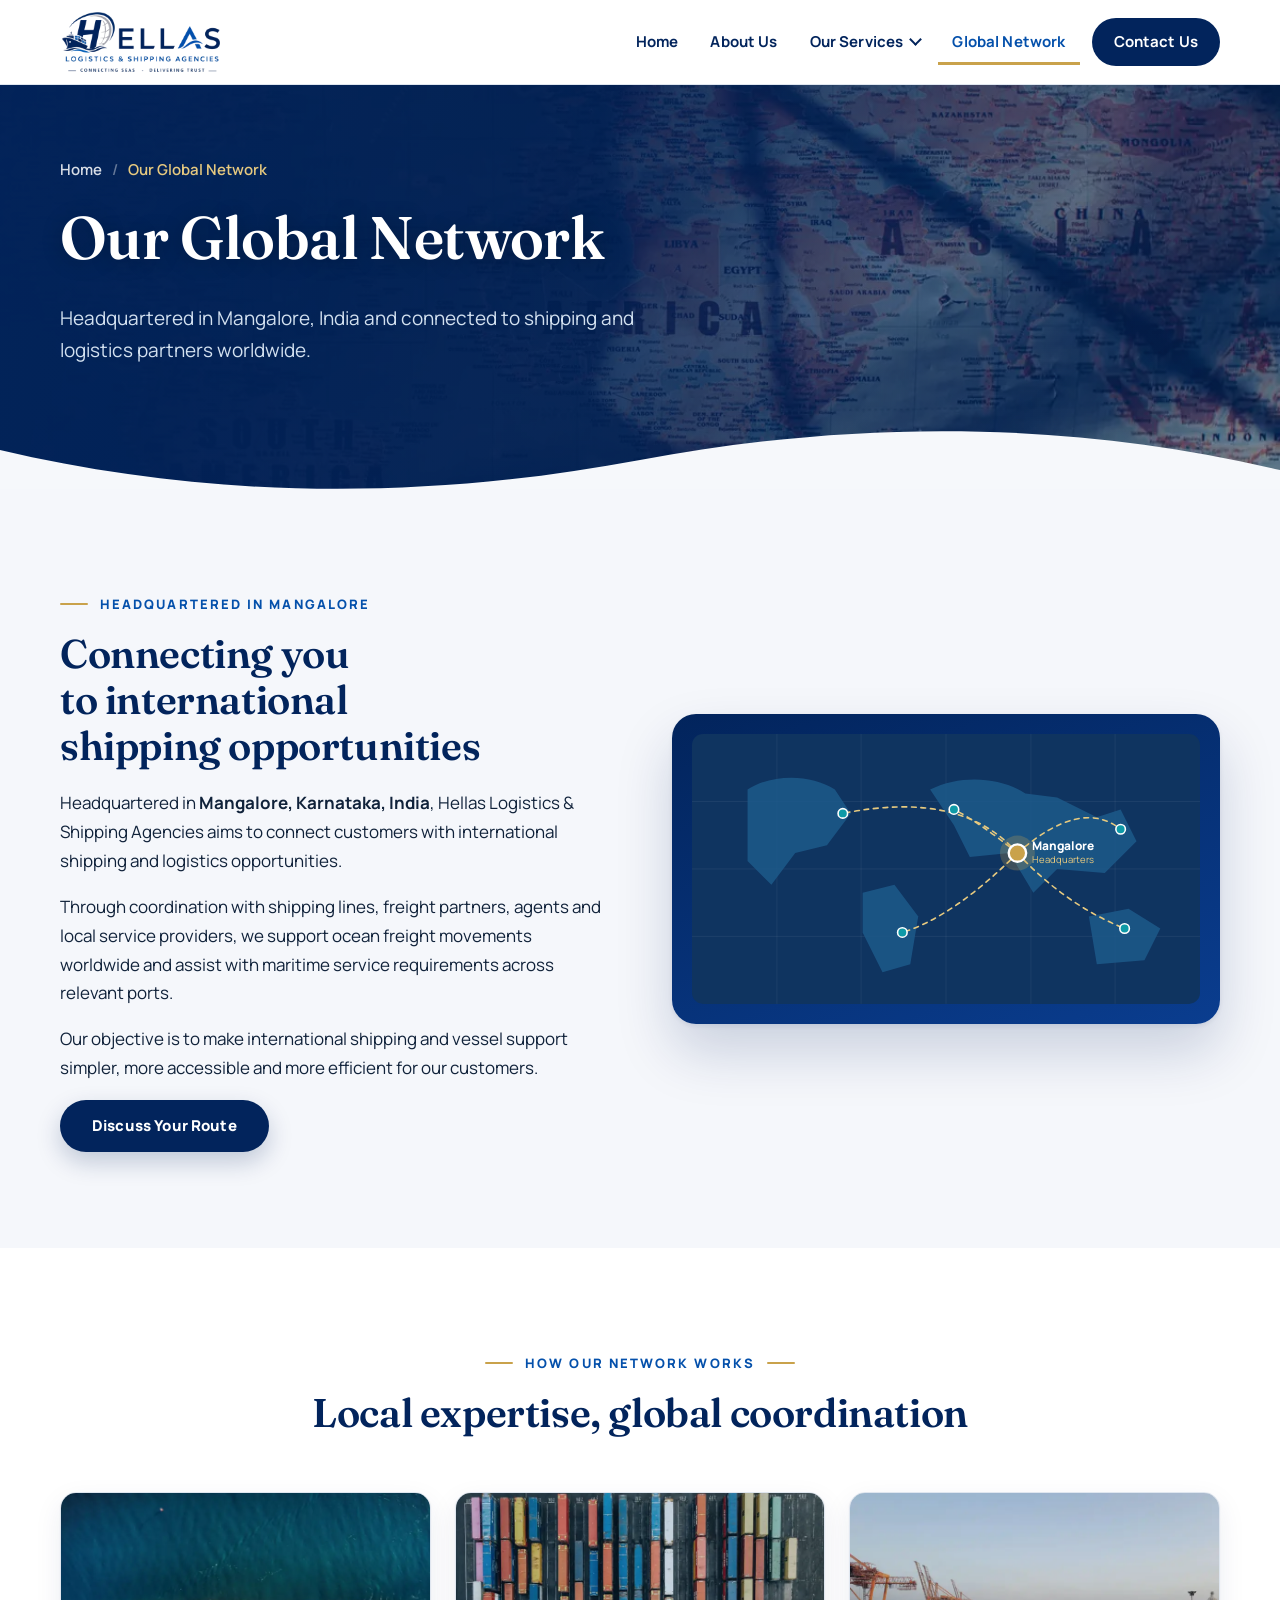
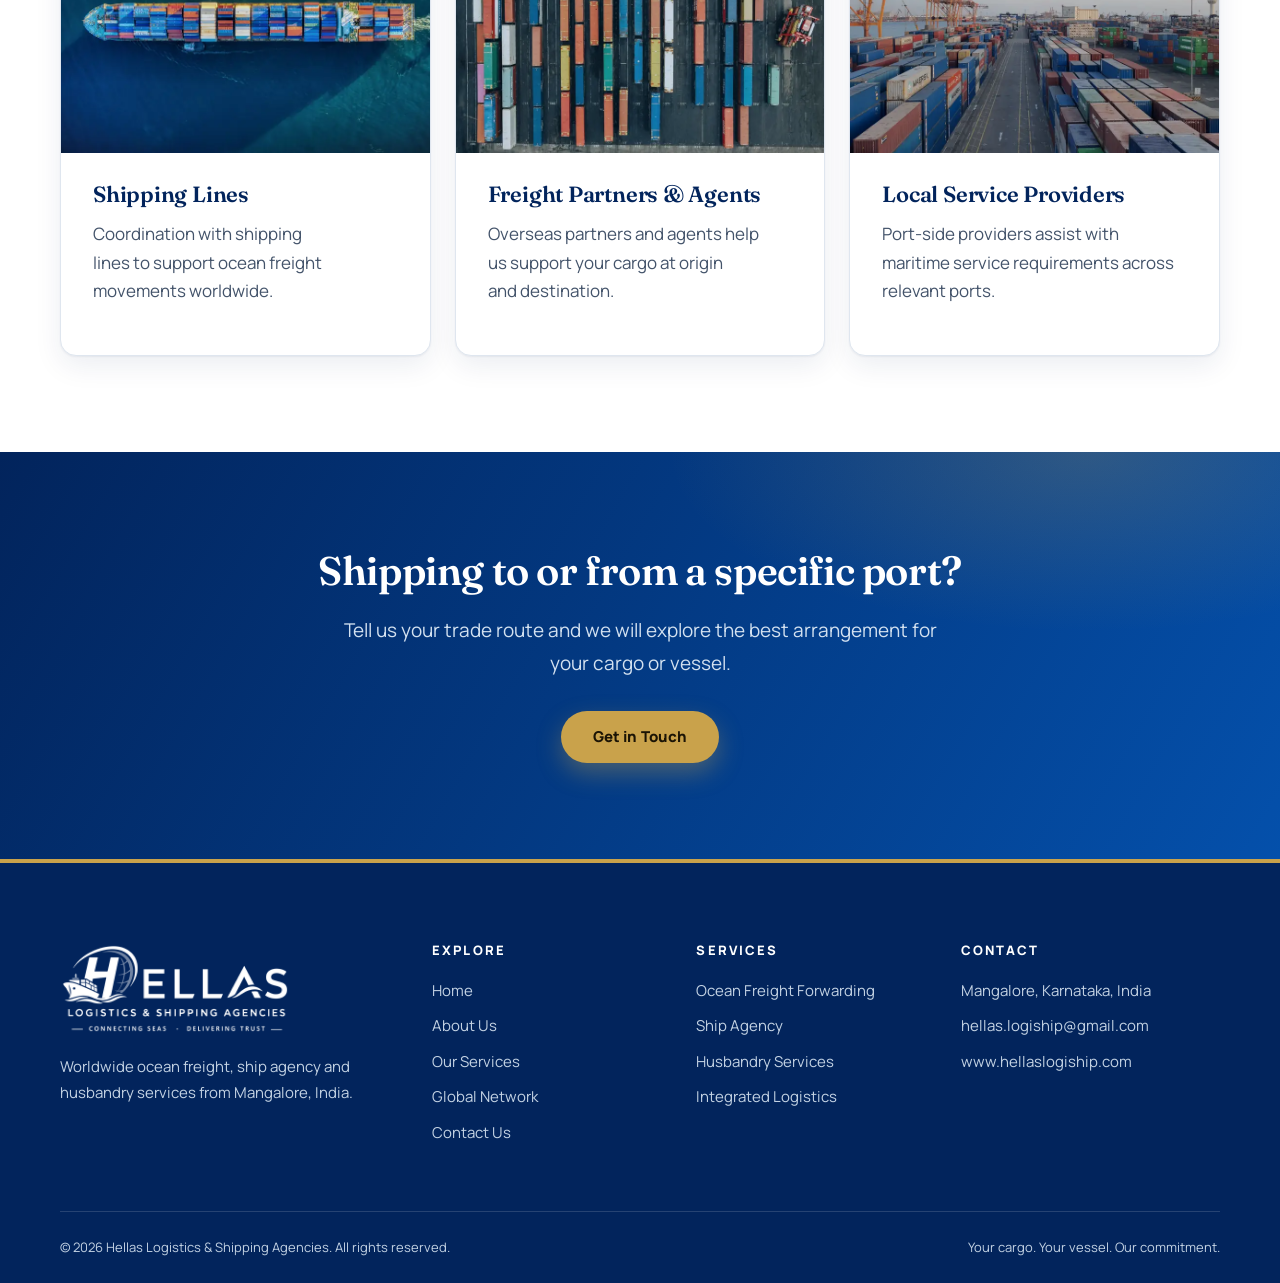
<file: global-network.html>
<!doctype html>
<html lang="en">
<head>
<meta charset="utf-8">
<meta name="viewport" content="width=device-width,initial-scale=1">
<title>Global Network | Worldwide Ocean Freight & Port Support – Hellas</title>
<meta name="description" content="Hellas coordinates with shipping lines, freight partners, agents and local providers to support ocean freight and maritime services worldwide.">
<link rel="canonical" href="https://www.hellaslogiship.com/global-network.html">
<meta name="robots" content="index,follow,max-image-preview:large">
<meta name="theme-color" content="#0a2540">
<meta property="og:type" content="website">
<meta property="og:site_name" content="Hellas Logistics & Shipping Agencies">
<meta property="og:title" content="Global Network | Worldwide Ocean Freight & Port Support – Hellas">
<meta property="og:description" content="Hellas coordinates with shipping lines, freight partners, agents and local providers to support ocean freight and maritime services worldwide.">
<meta property="og:url" content="https://www.hellaslogiship.com/global-network.html">
<meta property="og:image" content="https://www.hellaslogiship.com/assets/og-image.jpg">
<meta name="twitter:card" content="summary_large_image"><meta property="og:image:width" content="1200"><meta property="og:image:height" content="630"><meta property="og:image:alt" content="Hellas Logistics &amp; Shipping Agencies logo over an aerial view of a container ship"><meta property="og:locale" content="en_IN">
<link rel="icon" href="assets/favicon-32.png" sizes="32x32" type="image/png"><link rel="icon" href="assets/favicon.png" sizes="192x192" type="image/png"><link rel="apple-touch-icon" href="assets/apple-touch-icon.png"><link rel="manifest" href="manifest.webmanifest">
<link rel="preconnect" href="https://fonts.googleapis.com"><link rel="preconnect" href="https://fonts.gstatic.com" crossorigin>
<link href="https://fonts.googleapis.com/css2?family=Fraunces:ital,opsz,wght@0,9..144,600;0,9..144,700;1,9..144,500&family=Manrope:wght@400;500;600;700;800&display=swap" rel="stylesheet">

<link rel="stylesheet" href="assets/site.css?v=202610151512">
<script type="application/ld+json">{"@context": "https://schema.org", "@type": "Organization", "@id": "https://www.hellaslogiship.com/#org", "name": "Hellas Logistics & Shipping Agencies", "alternateName": "Hellas Logiship", "url": "https://www.hellaslogiship.com/", "slogan": "Connecting Seas. Delivering Trust.", "logo": "https://www.hellaslogiship.com/assets/favicon.png", "email": "hellas.logiship@gmail.com", "description": "Mangalore-based ocean freight forwarding, ship agency and husbandry services company supporting shipowners, ship managers, importers and exporters worldwide.", "address": {"@type": "PostalAddress", "addressLocality": "Mangalore", "addressRegion": "Karnataka", "addressCountry": "IN"}, "areaServed": "Worldwide", "contactPoint": {"@type": "ContactPoint", "contactType": "customer service", "email": "hellas.logiship@gmail.com", "availableLanguage": ["English"]}}</script><script type="application/ld+json">{"@context": "https://schema.org", "@type": "WebSite", "name": "Hellas Logistics & Shipping Agencies", "url": "https://www.hellaslogiship.com/"}</script><script type="application/ld+json">{"@context": "https://schema.org", "@type": "BreadcrumbList", "itemListElement": [{"@type": "ListItem", "position": 1, "name": "Home", "item": "https://www.hellaslogiship.com/"}, {"@type": "ListItem", "position": 2, "name": "Global Network", "item": "https://www.hellaslogiship.com/global-network.html"}]}</script>
</head>
<body>
<a class="skip" href="#main">Skip to content</a>
<header class="site-header"><div class="wrap nav">
<a class="brand" href="index.html" aria-label="Hellas Logistics & Shipping Agencies home"><img src="assets/logo-480.webp" alt="Hellas Logistics & Shipping Agencies – Connecting Seas. Delivering Trust." width="480" height="190" fetchpriority="high" class="logo"></a>
<button class="burger" aria-label="Open menu" aria-expanded="false" aria-controls="menu"><span></span><span></span><span></span></button>
<nav aria-label="Main"><ul class="menu" id="menu"><li><a href="index.html">Home</a></li><li><a href="about.html">About Us</a></li><li class="has-sub"><a href="services.html" aria-haspopup="true">Our Services</a><button class="sub-toggle" type="button" aria-expanded="false" aria-controls="mega-services" aria-label="Show services menu"><svg viewBox="0 0 24 24" width="18" height="18" aria-hidden="true"><path d="M6 9l6 6 6-6" fill="none" stroke="currentColor" stroke-width="2.4" stroke-linecap="round" stroke-linejoin="round"/></svg></button><div class="mega" id="mega-services"><div class="wrap mega-in"><div class="mega-intro"><span class="eyebrow dark">What we do</span><h3>Shipping &amp; maritime services</h3><p>Ocean freight, ship agency and husbandry, coordinated by one dependable partner.</p><a class="link-more" href="services.html">View all services</a></div><div class="mega-grid"><a class="mega-item" href="ocean-freight-forwarding.html"><span class="icon" aria-hidden="true"><svg viewBox="0 0 24 24"><rect x="2" y="7" width="20" height="11" rx="1"/><path d="M6 7v11M10 7v11M14 7v11M18 7v11"/></svg></span><span><b>Ocean Freight Forwarding</b><small>Import and export sea freight, FCL and LCL shipments.</small></span></a><a class="mega-item" href="ship-agency-services.html"><span class="icon" aria-hidden="true"><svg viewBox="0 0 24 24"><circle cx="12" cy="5" r="2"/><path d="M12 7v14M8 11h8M4 14a8 8 0 0016 0"/></svg></span><span><b>Ship Agency Services</b><small>Port calls, clearance and vessel coordination.</small></span></a><a class="mega-item" href="husbandry-services.html"><span class="icon" aria-hidden="true"><svg viewBox="0 0 24 24"><circle cx="9" cy="8" r="3.5"/><path d="M2 20c0-4 3-6 7-6s7 2 7 6M17 5a3.5 3.5 0 010 7M22 20c0-3-2-5-4-5.5"/></svg></span><span><b>Husbandry Services</b><small>Crew changes, spares, stores and vessel supplies.</small></span></a><a class="mega-item" href="integrated-logistics-solutions.html"><span class="icon" aria-hidden="true"><svg viewBox="0 0 24 24"><path d="M12 3l9 5-9 5-9-5z"/><path d="M3 13l9 5 9-5"/></svg></span><span><b>Integrated Logistics</b><small>Planning and coordination tailored to your cargo.</small></span></a></div><div class="mega-cta"><b>Need a quote?</b><p>Tell us about your cargo or vessel and we will respond.</p><a class="btn btn-gold" href="contact.html">Send an Enquiry</a><small>hellas.logiship@gmail.com</small></div></div></div></li><li><a href="global-network.html" aria-current="page">Global Network</a></li><li><a href="contact.html" class="cta">Contact Us</a></li><li class="menu-foot"><a class="btn btn-gold" href="contact.html">Request a Quote</a><a class="mf-line" href="mailto:hellas.logiship@gmail.com"><span class="icon" aria-hidden="true"><svg viewBox="0 0 24 24"><rect x="3" y="5" width="18" height="14" rx="2"/><path d="M3 7l9 6 9-6"/></svg></span><span>hellas.logiship@gmail.com</span></a><span class="mf-line"><span class="icon" aria-hidden="true"><svg viewBox="0 0 24 24"><path d="M12 21s7-6.2 7-11a7 7 0 10-14 0c0 4.8 7 11 7 11z"/><circle cx="12" cy="10" r="2.5"/></svg></span><span>Mangalore, Karnataka, India</span></span></li></ul></nav>
</div></header>
<main id="main">
<section class="hero page-hero hb-network" style="padding:0"><div class="wrap"><nav class="crumbs" aria-label="Breadcrumb"><a href="index.html">Home</a><span aria-hidden="true">/</span><span aria-current="page">Our Global Network</span></nav><h1>Our Global Network</h1><p>Headquartered in Mangalore, India and connected to shipping and logistics partners worldwide.</p></div><div class="waves" aria-hidden="true"><svg viewBox="0 0 1440 80" preserveAspectRatio="none"><path d="M0 40c240 50 480 50 720 10s480-40 720 10v20H0z" fill="#f6f8fb"/></svg></div></section>
<section><div class="wrap split">
<div class="reveal"><span class="eyebrow dark">Headquartered in Mangalore</span><h2>Connecting you to international shipping opportunities</h2>
<p>Headquartered in <strong>Mangalore, Karnataka, India</strong>, Hellas Logistics &amp; Shipping Agencies aims to connect customers with international shipping and logistics opportunities.</p>
<p>Through coordination with shipping lines, freight partners, agents and local service providers, we support ocean freight movements worldwide and assist with maritime service requirements across relevant ports.</p>
<p>Our objective is to make international shipping and vessel support simpler, more accessible and more efficient for our customers.</p>
<a class="btn btn-navy" href="contact.html">Discuss Your Route</a></div>
<div class="map-box reveal"><svg viewBox="0 0 640 340" role="img" aria-label="Global shipping network centred on Mangalore, India" style="width:100%;display:block">
<rect width="640" height="340" rx="14" fill="#0f3460"/>
<g fill="none" stroke="#fff" stroke-opacity=".08"><path d="M0 85h640M0 170h640M0 255h640M107 0v340M213 0v340M320 0v340M427 0v340M533 0v340"/></g>
<g fill="#1d5a8a" opacity=".85"><path d="M70 70c30-20 80-20 110 0l20 30-30 40-40 10-30 40-30-30z"/><path d="M215 200l40-10 30 40-10 60-35 10-25-50z"/><path d="M300 70c40-20 90-15 120 5l40 5 50 25 30-10 20 40-40 40-60-5-30 30-30-50-50 5-20-40z"/><path d="M500 230l50-10 40 25-20 40-60 5z"/></g>
<g fill="none" stroke="#e6c97f" stroke-width="2" stroke-dasharray="6 6" stroke-linecap="round">
<path d="M410 150Q340 70 190 100"/><path d="M410 150Q330 230 265 250"/><path d="M410 150Q490 80 540 120"/><path d="M410 150Q470 215 545 245"/><path d="M410 150Q360 110 330 95"/></g>
<g fill="#0e9aa7" stroke="#fff" stroke-width="2"><circle cx="190" cy="100" r="6"/><circle cx="265" cy="250" r="6"/><circle cx="540" cy="120" r="6"/><circle cx="545" cy="245" r="6"/><circle cx="330" cy="95" r="6"/></g>
<circle cx="410" cy="150" r="22" fill="#c9a24b" opacity=".25"/><circle cx="410" cy="150" r="11" fill="#c9a24b" stroke="#fff" stroke-width="3"/>
<text x="428" y="146" fill="#fff" font-family="Manrope,sans-serif" font-weight="800" font-size="15">Mangalore</text><text x="428" y="163" fill="#e6c97f" font-family="Manrope,sans-serif" font-size="12">Headquarters</text>
</svg></div>
</div></section>
<section class="alt"><div class="wrap">
<div class="sec-head reveal"><span class="eyebrow dark">How our network works</span><h2>Local expertise, global coordination</h2></div>
<div class="grid g3">
<article class="img-card reveal"><img loading="lazy" src="assets/img/aerial-ship-800.webp" srcset="assets/img/aerial-ship-480.webp 480w, assets/img/aerial-ship-800.webp 800w, assets/img/aerial-ship-1200.webp 1200w, assets/img/aerial-ship-1800.webp 1800w" sizes="(max-width:700px) 100vw, 560px" width="1800" height="1197" decoding="async" alt="Aerial view of a container ship at sea"><div class="body"><h3>Shipping Lines</h3><p>Coordination with shipping lines to support ocean freight movements worldwide.</p></div></article>
<article class="img-card reveal"><img loading="lazy" src="assets/img/logistics-hub-800.webp" srcset="assets/img/logistics-hub-480.webp 480w, assets/img/logistics-hub-800.webp 800w, assets/img/logistics-hub-1200.webp 1200w, assets/img/logistics-hub-1800.webp 1800w" sizes="(max-width:700px) 100vw, 560px" width="2000" height="1500" decoding="async" alt="Containers in a logistics yard seen from above"><div class="body"><h3>Freight Partners &amp; Agents</h3><p>Overseas partners and agents help us support your cargo at origin and destination.</p></div></article>
<article class="img-card reveal"><img loading="lazy" src="assets/img/port-sunrise-800.webp" srcset="assets/img/port-sunrise-480.webp 480w, assets/img/port-sunrise-800.webp 800w, assets/img/port-sunrise-1200.webp 1200w, assets/img/port-sunrise-1800.webp 1800w" sizes="(max-width:700px) 100vw, 560px" width="2000" height="1500" decoding="async" alt="Container terminal at sunrise"><div class="body"><h3>Local Service Providers</h3><p>Port-side providers assist with maritime service requirements across relevant ports.</p></div></article>
</div></div></section>
<section class="banner"><div class="wrap reveal"><h2>Shipping to or from a specific port?</h2><p>Tell us your trade route and we will explore the best arrangement for your cargo or vessel.</p><a class="btn btn-gold" href="contact.html">Get in Touch</a></div></section>
</main>
<footer class="site-footer"><div class="wrap">
<div class="footer-grid">
<div class="footer-brand"><img src="assets/logo-white-480.webp" alt="Hellas Logistics & Shipping Agencies" width="480" height="190" class="logo-foot" loading="lazy"><p>Worldwide ocean freight, ship agency and husbandry services from Mangalore, India.</p></div>
<div><h4>Explore</h4><ul><li><a href="index.html">Home</a></li><li><a href="about.html">About Us</a></li><li><a href="services.html">Our Services</a></li><li><a href="global-network.html">Global Network</a></li><li><a href="contact.html">Contact Us</a></li></ul></div>
<div><h4>Services</h4><ul><li><a href="ocean-freight-forwarding.html">Ocean Freight Forwarding</a></li><li><a href="ship-agency-services.html">Ship Agency</a></li><li><a href="husbandry-services.html">Husbandry Services</a></li><li><a href="integrated-logistics-solutions.html">Integrated Logistics</a></li></ul></div>
<div><h4>Contact</h4><ul><li>Mangalore, Karnataka, India</li><li><a href="mailto:hellas.logiship@gmail.com">hellas.logiship@gmail.com</a></li><li><a href="https://www.hellaslogiship.com">www.hellaslogiship.com</a></li></ul></div>
</div>
<div class="footer-bottom"><span>&copy; <span id="yr">2026</span> Hellas Logistics & Shipping Agencies. All rights reserved.</span><span>Your cargo. Your vessel. Our commitment.</span></div>
</div></footer>
<div class="mobile-bar"><a class="mb-main" href="contact.html">Request a Quote</a><a class="mb-mail" href="mailto:hellas.logiship@gmail.com" aria-label="Email Hellas Logistics"><svg viewBox="0 0 24 24" width="22" height="22" aria-hidden="true" fill="none" stroke="currentColor" stroke-width="1.9" stroke-linecap="round" stroke-linejoin="round"><rect x="3" y="5" width="18" height="14" rx="2"/><path d="M3 7l9 6 9-6"/></svg></a></div>
<script src="assets/main.js?v=202610151512" defer></script>
</body></html>
</file>
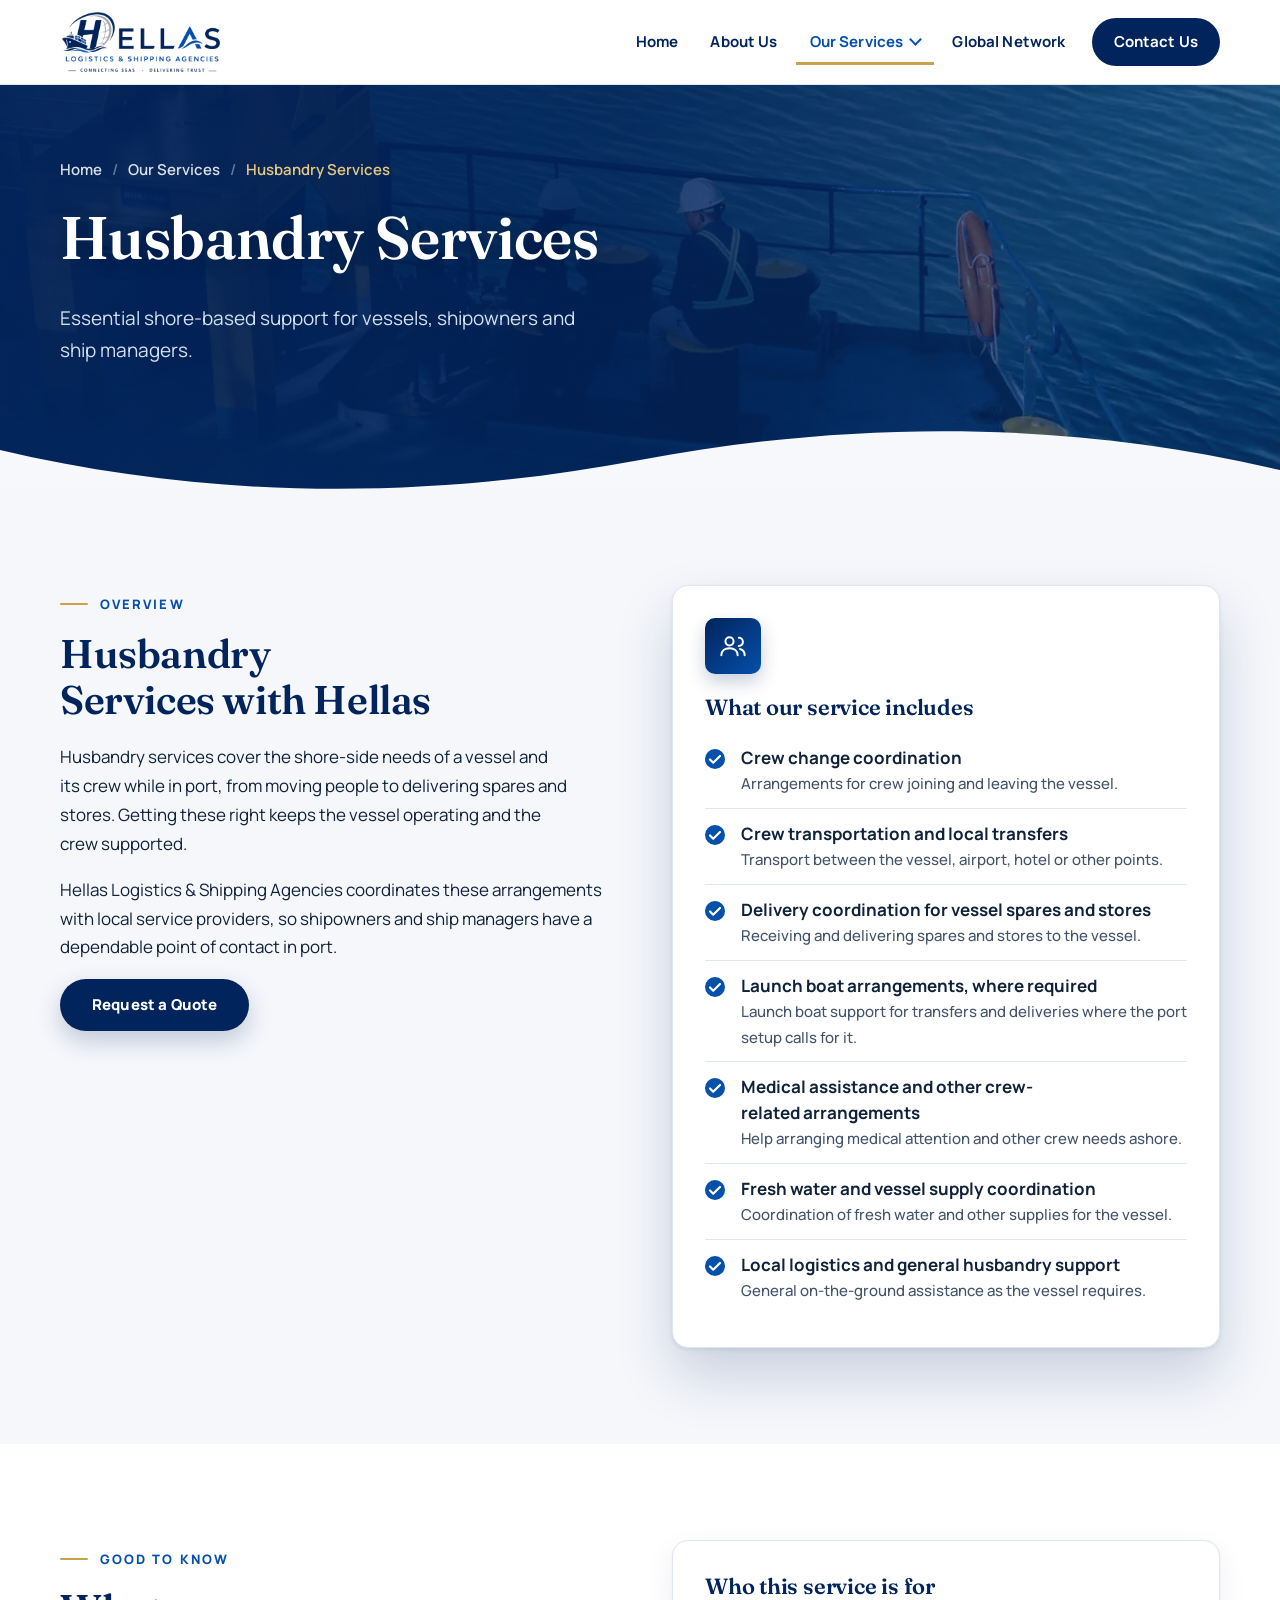
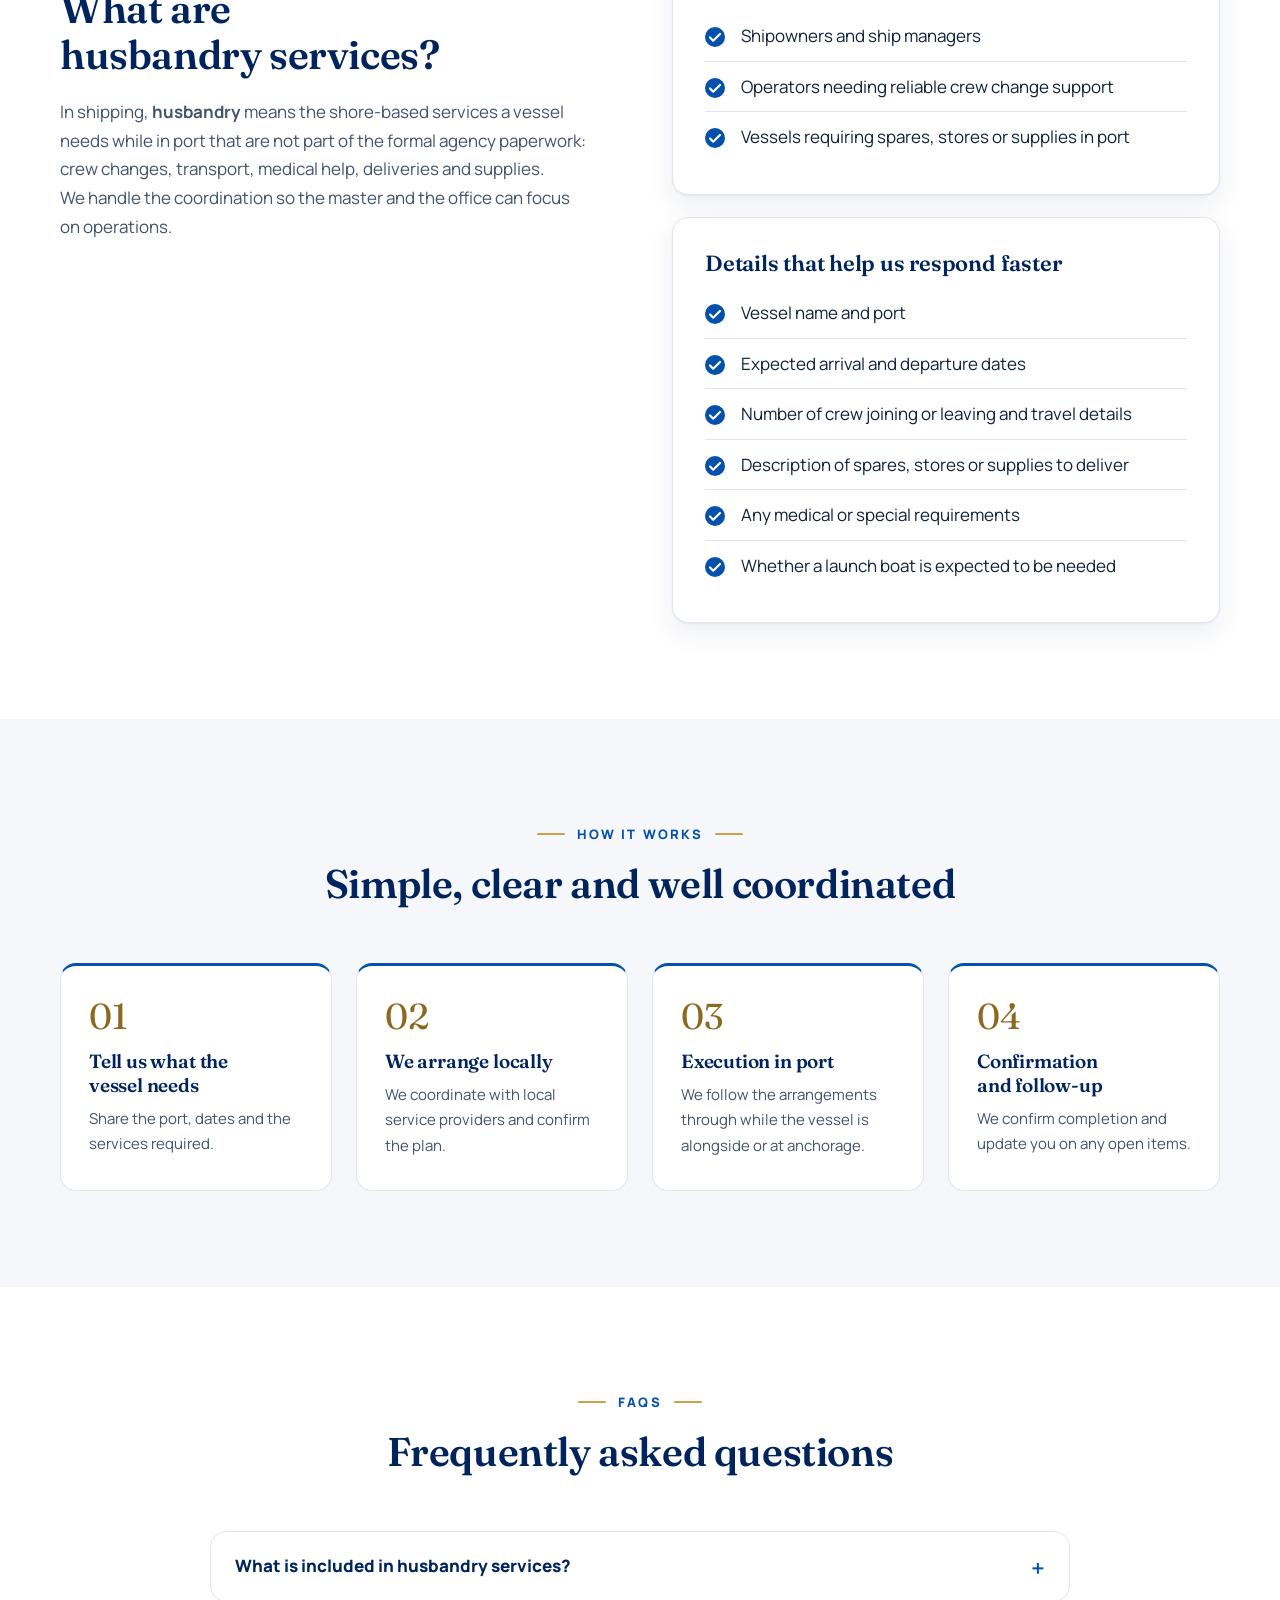
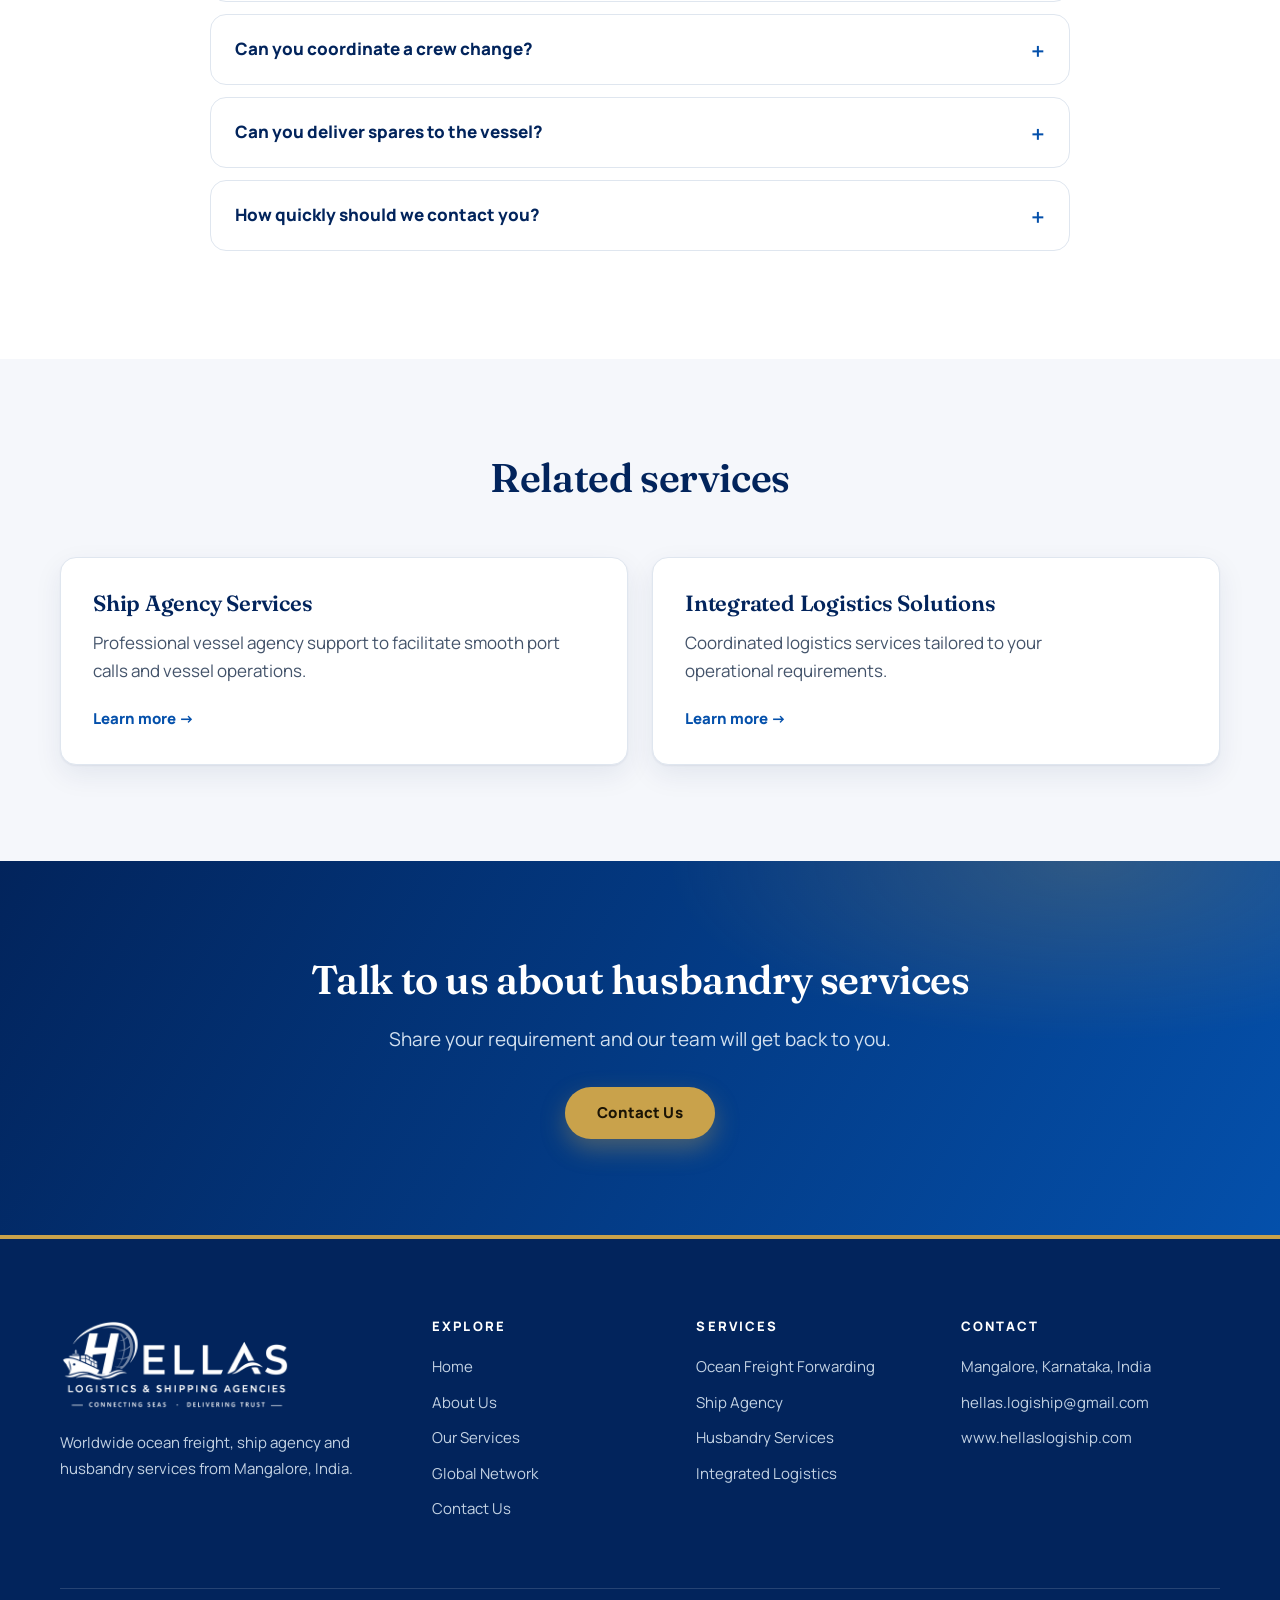
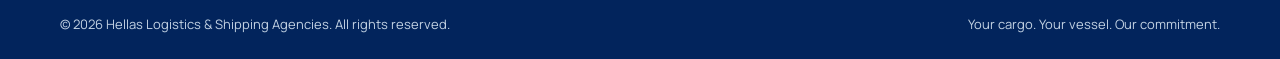
<file: husbandry-services.html>
<!doctype html>
<html lang="en">
<head>
<meta charset="utf-8">
<meta name="viewport" content="width=device-width,initial-scale=1">
<title>Husbandry Services | Crew Change & Vessel Support – Hellas</title>
<meta name="description" content="Ship husbandry services from Hellas, Mangalore, India: crew change coordination, spares and stores delivery, launch boats, medical help and fresh water.">
<link rel="canonical" href="https://www.hellaslogiship.com/husbandry-services.html">
<meta name="robots" content="index,follow,max-image-preview:large">
<meta name="theme-color" content="#0a2540">
<meta property="og:type" content="website">
<meta property="og:site_name" content="Hellas Logistics & Shipping Agencies">
<meta property="og:title" content="Husbandry Services | Crew Change & Vessel Support – Hellas">
<meta property="og:description" content="Ship husbandry services from Hellas, Mangalore, India: crew change coordination, spares and stores delivery, launch boats, medical help and fresh water.">
<meta property="og:url" content="https://www.hellaslogiship.com/husbandry-services.html">
<meta property="og:image" content="https://www.hellaslogiship.com/assets/og-image.jpg">
<meta name="twitter:card" content="summary_large_image"><meta property="og:image:width" content="1200"><meta property="og:image:height" content="630"><meta property="og:image:alt" content="Hellas Logistics &amp; Shipping Agencies logo over an aerial view of a container ship"><meta property="og:locale" content="en_IN">
<link rel="icon" href="assets/favicon-32.png" sizes="32x32" type="image/png"><link rel="icon" href="assets/favicon.png" sizes="192x192" type="image/png"><link rel="apple-touch-icon" href="assets/apple-touch-icon.png"><link rel="manifest" href="manifest.webmanifest">
<link rel="preconnect" href="https://fonts.googleapis.com"><link rel="preconnect" href="https://fonts.gstatic.com" crossorigin>
<link href="https://fonts.googleapis.com/css2?family=Fraunces:ital,opsz,wght@0,9..144,600;0,9..144,700;1,9..144,500&family=Manrope:wght@400;500;600;700;800&display=swap" rel="stylesheet">

<link rel="stylesheet" href="assets/site.css?v=202610151512">
<script type="application/ld+json">{"@context": "https://schema.org", "@type": "Organization", "@id": "https://www.hellaslogiship.com/#org", "name": "Hellas Logistics & Shipping Agencies", "alternateName": "Hellas Logiship", "url": "https://www.hellaslogiship.com/", "slogan": "Connecting Seas. Delivering Trust.", "logo": "https://www.hellaslogiship.com/assets/favicon.png", "email": "hellas.logiship@gmail.com", "description": "Mangalore-based ocean freight forwarding, ship agency and husbandry services company supporting shipowners, ship managers, importers and exporters worldwide.", "address": {"@type": "PostalAddress", "addressLocality": "Mangalore", "addressRegion": "Karnataka", "addressCountry": "IN"}, "areaServed": "Worldwide", "contactPoint": {"@type": "ContactPoint", "contactType": "customer service", "email": "hellas.logiship@gmail.com", "availableLanguage": ["English"]}}</script><script type="application/ld+json">{"@context": "https://schema.org", "@type": "WebSite", "name": "Hellas Logistics & Shipping Agencies", "url": "https://www.hellaslogiship.com/"}</script><script type="application/ld+json">{"@context": "https://schema.org", "@type": "Service", "name": "Husbandry Services", "serviceType": "Husbandry Services", "provider": {"@id": "https://www.hellaslogiship.com/#org"}, "areaServed": "Worldwide", "url": "https://www.hellaslogiship.com/husbandry-services.html", "description": "Ship husbandry services from Hellas, Mangalore, India: crew change coordination, spares and stores delivery, launch boats, medical help and fresh water."}</script><script type="application/ld+json">{"@context": "https://schema.org", "@type": "FAQPage", "mainEntity": [{"@type": "Question", "name": "What is included in husbandry services?", "acceptedAnswer": {"@type": "Answer", "text": "Crew change coordination, crew transport, delivery of spares and stores, launch boat arrangements where required, medical assistance, fresh water and supply coordination and general local support."}}, {"@type": "Question", "name": "Can you coordinate a crew change?", "acceptedAnswer": {"@type": "Answer", "text": "Yes. We coordinate crew changes and local transfers. Please send the vessel details, dates and crew travel information."}}, {"@type": "Question", "name": "Can you deliver spares to the vessel?", "acceptedAnswer": {"@type": "Answer", "text": "Yes. We coordinate delivery of vessel spares and stores to the vessel, including launch boat arrangements where required."}}, {"@type": "Question", "name": "How quickly should we contact you?", "acceptedAnswer": {"@type": "Answer", "text": "As early as possible. Early notice gives us time to plan arrangements with local providers."}}]}</script><script type="application/ld+json">{"@context": "https://schema.org", "@type": "BreadcrumbList", "itemListElement": [{"@type": "ListItem", "position": 1, "name": "Home", "item": "https://www.hellaslogiship.com/"}, {"@type": "ListItem", "position": 2, "name": "Our Services", "item": "https://www.hellaslogiship.com/services.html"}, {"@type": "ListItem", "position": 3, "name": "Husbandry Services", "item": "https://www.hellaslogiship.com/husbandry-services.html"}]}</script>
</head>
<body>
<a class="skip" href="#main">Skip to content</a>
<header class="site-header"><div class="wrap nav">
<a class="brand" href="index.html" aria-label="Hellas Logistics & Shipping Agencies home"><img src="assets/logo-480.webp" alt="Hellas Logistics & Shipping Agencies – Connecting Seas. Delivering Trust." width="480" height="190" fetchpriority="high" class="logo"></a>
<button class="burger" aria-label="Open menu" aria-expanded="false" aria-controls="menu"><span></span><span></span><span></span></button>
<nav aria-label="Main"><ul class="menu" id="menu"><li><a href="index.html">Home</a></li><li><a href="about.html">About Us</a></li><li class="has-sub"><a href="services.html" aria-current="page" aria-haspopup="true">Our Services</a><button class="sub-toggle" type="button" aria-expanded="false" aria-controls="mega-services" aria-label="Show services menu"><svg viewBox="0 0 24 24" width="18" height="18" aria-hidden="true"><path d="M6 9l6 6 6-6" fill="none" stroke="currentColor" stroke-width="2.4" stroke-linecap="round" stroke-linejoin="round"/></svg></button><div class="mega" id="mega-services"><div class="wrap mega-in"><div class="mega-intro"><span class="eyebrow dark">What we do</span><h3>Shipping &amp; maritime services</h3><p>Ocean freight, ship agency and husbandry, coordinated by one dependable partner.</p><a class="link-more" href="services.html">View all services</a></div><div class="mega-grid"><a class="mega-item" href="ocean-freight-forwarding.html"><span class="icon" aria-hidden="true"><svg viewBox="0 0 24 24"><rect x="2" y="7" width="20" height="11" rx="1"/><path d="M6 7v11M10 7v11M14 7v11M18 7v11"/></svg></span><span><b>Ocean Freight Forwarding</b><small>Import and export sea freight, FCL and LCL shipments.</small></span></a><a class="mega-item" href="ship-agency-services.html"><span class="icon" aria-hidden="true"><svg viewBox="0 0 24 24"><circle cx="12" cy="5" r="2"/><path d="M12 7v14M8 11h8M4 14a8 8 0 0016 0"/></svg></span><span><b>Ship Agency Services</b><small>Port calls, clearance and vessel coordination.</small></span></a><a class="mega-item" href="husbandry-services.html" aria-current="page"><span class="icon" aria-hidden="true"><svg viewBox="0 0 24 24"><circle cx="9" cy="8" r="3.5"/><path d="M2 20c0-4 3-6 7-6s7 2 7 6M17 5a3.5 3.5 0 010 7M22 20c0-3-2-5-4-5.5"/></svg></span><span><b>Husbandry Services</b><small>Crew changes, spares, stores and vessel supplies.</small></span></a><a class="mega-item" href="integrated-logistics-solutions.html"><span class="icon" aria-hidden="true"><svg viewBox="0 0 24 24"><path d="M12 3l9 5-9 5-9-5z"/><path d="M3 13l9 5 9-5"/></svg></span><span><b>Integrated Logistics</b><small>Planning and coordination tailored to your cargo.</small></span></a></div><div class="mega-cta"><b>Need a quote?</b><p>Tell us about your cargo or vessel and we will respond.</p><a class="btn btn-gold" href="contact.html">Send an Enquiry</a><small>hellas.logiship@gmail.com</small></div></div></div></li><li><a href="global-network.html">Global Network</a></li><li><a href="contact.html" class="cta">Contact Us</a></li><li class="menu-foot"><a class="btn btn-gold" href="contact.html">Request a Quote</a><a class="mf-line" href="mailto:hellas.logiship@gmail.com"><span class="icon" aria-hidden="true"><svg viewBox="0 0 24 24"><rect x="3" y="5" width="18" height="14" rx="2"/><path d="M3 7l9 6 9-6"/></svg></span><span>hellas.logiship@gmail.com</span></a><span class="mf-line"><span class="icon" aria-hidden="true"><svg viewBox="0 0 24 24"><path d="M12 21s7-6.2 7-11a7 7 0 10-14 0c0 4.8 7 11 7 11z"/><circle cx="12" cy="10" r="2.5"/></svg></span><span>Mangalore, Karnataka, India</span></span></li></ul></nav>
</div></header>
<main id="main">
<section class="hero page-hero hb-husbandry" style="padding:0"><div class="wrap"><nav class="crumbs" aria-label="Breadcrumb"><a href="index.html">Home</a><span aria-hidden="true">/</span><a href="services.html">Our Services</a><span aria-hidden="true">/</span><span aria-current="page">Husbandry Services</span></nav><h1>Husbandry Services</h1><p>Essential shore-based support for vessels, shipowners and ship managers.</p></div><div class="waves" aria-hidden="true"><svg viewBox="0 0 1440 80" preserveAspectRatio="none"><path d="M0 40c240 50 480 50 720 10s480-40 720 10v20H0z" fill="#f6f8fb"/></svg></div></section>
<section><div class="wrap split top">
<div class="reveal"><span class="eyebrow dark">Overview</span><h2>Husbandry Services with Hellas</h2><p>Husbandry services cover the shore-side needs of a vessel and its crew while in port, from moving people to delivering spares and stores. Getting these right keeps the vessel operating and the crew supported.</p><p>Hellas Logistics &amp; Shipping Agencies coordinates these arrangements with local service providers, so shipowners and ship managers have a dependable point of contact in port.</p><a class="btn btn-navy" href="contact.html">Request a Quote</a></div>
<div class="card reveal" style="box-shadow:var(--shadow-lg)"><span class="icon" aria-hidden="true"><svg viewBox="0 0 24 24"><circle cx="9" cy="8" r="3.5"/><path d="M2 20c0-4 3-6 7-6s7 2 7 6M17 5a3.5 3.5 0 010 7M22 20c0-3-2-5-4-5.5"/></svg></span><h3>What our service includes</h3><ul class="check"><li><strong>Crew change coordination</strong><br><span class="li-sub">Arrangements for crew joining and leaving the vessel.</span></li><li><strong>Crew transportation and local transfers</strong><br><span class="li-sub">Transport between the vessel, airport, hotel or other points.</span></li><li><strong>Delivery coordination for vessel spares and stores</strong><br><span class="li-sub">Receiving and delivering spares and stores to the vessel.</span></li><li><strong>Launch boat arrangements, where required</strong><br><span class="li-sub">Launch boat support for transfers and deliveries where the port setup calls for it.</span></li><li><strong>Medical assistance and other crew-related arrangements</strong><br><span class="li-sub">Help arranging medical attention and other crew needs ashore.</span></li><li><strong>Fresh water and vessel supply coordination</strong><br><span class="li-sub">Coordination of fresh water and other supplies for the vessel.</span></li><li><strong>Local logistics and general husbandry support</strong><br><span class="li-sub">General on-the-ground assistance as the vessel requires.</span></li></ul></div>
</div></section>
<section class="alt"><div class="wrap split top">
<div class="reveal"><span class="eyebrow dark">Good to know</span><h2>What are husbandry services?</h2><div style="color:var(--muted)"><p>In shipping, <strong>husbandry</strong> means the shore-based services a vessel needs while in port that are not part of the formal agency paperwork: crew changes, transport, medical help, deliveries and supplies. We handle the coordination so the master and the office can focus on operations.</p></div></div>
<div class="grid" style="gap:22px">
<div class="card reveal"><h3>Who this service is for</h3><ul class="check"><li>Shipowners and ship managers</li><li>Operators needing reliable crew change support</li><li>Vessels requiring spares, stores or supplies in port</li></ul></div>
<div class="card reveal"><h3>Details that help us respond faster</h3><ul class="check"><li>Vessel name and port</li><li>Expected arrival and departure dates</li><li>Number of crew joining or leaving and travel details</li><li>Description of spares, stores or supplies to deliver</li><li>Any medical or special requirements</li><li>Whether a launch boat is expected to be needed</li></ul></div>
</div></div></section>
<section><div class="wrap"><div class="sec-head reveal"><span class="eyebrow dark">How it works</span><h2>Simple, clear and well coordinated</h2></div><div class="steps"><div class="step reveal"><h3>Tell us what the vessel needs</h3><p>Share the port, dates and the services required.</p></div><div class="step reveal"><h3>We arrange locally</h3><p>We coordinate with local service providers and confirm the plan.</p></div><div class="step reveal"><h3>Execution in port</h3><p>We follow the arrangements through while the vessel is alongside or at anchorage.</p></div><div class="step reveal"><h3>Confirmation and follow-up</h3><p>We confirm completion and update you on any open items.</p></div></div></div></section>
<section class="alt"><div class="wrap" style="max-width:860px"><div class="sec-head reveal"><span class="eyebrow dark">FAQs</span><h2>Frequently asked questions</h2></div><details class="faq reveal"><summary>What is included in husbandry services?</summary><p>Crew change coordination, crew transport, delivery of spares and stores, launch boat arrangements where required, medical assistance, fresh water and supply coordination and general local support.</p></details><details class="faq reveal"><summary>Can you coordinate a crew change?</summary><p>Yes. We coordinate crew changes and local transfers. Please send the vessel details, dates and crew travel information.</p></details><details class="faq reveal"><summary>Can you deliver spares to the vessel?</summary><p>Yes. We coordinate delivery of vessel spares and stores to the vessel, including launch boat arrangements where required.</p></details><details class="faq reveal"><summary>How quickly should we contact you?</summary><p>As early as possible. Early notice gives us time to plan arrangements with local providers.</p></details></div></section>
<section><div class="wrap"><div class="sec-head reveal"><h2>Related services</h2></div><div class="grid g2"><a class="card reveal" href="ship-agency-services.html" style="text-decoration:none"><h3>Ship Agency Services</h3><p>Professional vessel agency support to facilitate smooth port calls and vessel operations.</p><span class="link-more">Learn more</span></a><a class="card reveal" href="integrated-logistics-solutions.html" style="text-decoration:none"><h3>Integrated Logistics Solutions</h3><p>Coordinated logistics services tailored to your operational requirements.</p><span class="link-more">Learn more</span></a></div></div></section>
<section class="banner"><div class="wrap reveal"><h2>Talk to us about husbandry services</h2><p>Share your requirement and our team will get back to you.</p><a class="btn btn-gold" href="contact.html">Contact Us</a></div></section>
</main>
<footer class="site-footer"><div class="wrap">
<div class="footer-grid">
<div class="footer-brand"><img src="assets/logo-white-480.webp" alt="Hellas Logistics & Shipping Agencies" width="480" height="190" class="logo-foot" loading="lazy"><p>Worldwide ocean freight, ship agency and husbandry services from Mangalore, India.</p></div>
<div><h4>Explore</h4><ul><li><a href="index.html">Home</a></li><li><a href="about.html">About Us</a></li><li><a href="services.html">Our Services</a></li><li><a href="global-network.html">Global Network</a></li><li><a href="contact.html">Contact Us</a></li></ul></div>
<div><h4>Services</h4><ul><li><a href="ocean-freight-forwarding.html">Ocean Freight Forwarding</a></li><li><a href="ship-agency-services.html">Ship Agency</a></li><li><a href="husbandry-services.html">Husbandry Services</a></li><li><a href="integrated-logistics-solutions.html">Integrated Logistics</a></li></ul></div>
<div><h4>Contact</h4><ul><li>Mangalore, Karnataka, India</li><li><a href="mailto:hellas.logiship@gmail.com">hellas.logiship@gmail.com</a></li><li><a href="https://www.hellaslogiship.com">www.hellaslogiship.com</a></li></ul></div>
</div>
<div class="footer-bottom"><span>&copy; <span id="yr">2026</span> Hellas Logistics & Shipping Agencies. All rights reserved.</span><span>Your cargo. Your vessel. Our commitment.</span></div>
</div></footer>
<div class="mobile-bar"><a class="mb-main" href="contact.html">Request a Quote</a><a class="mb-mail" href="mailto:hellas.logiship@gmail.com" aria-label="Email Hellas Logistics"><svg viewBox="0 0 24 24" width="22" height="22" aria-hidden="true" fill="none" stroke="currentColor" stroke-width="1.9" stroke-linecap="round" stroke-linejoin="round"><rect x="3" y="5" width="18" height="14" rx="2"/><path d="M3 7l9 6 9-6"/></svg></a></div>
<script src="assets/main.js?v=202610151512" defer></script>
</body></html>
</file>
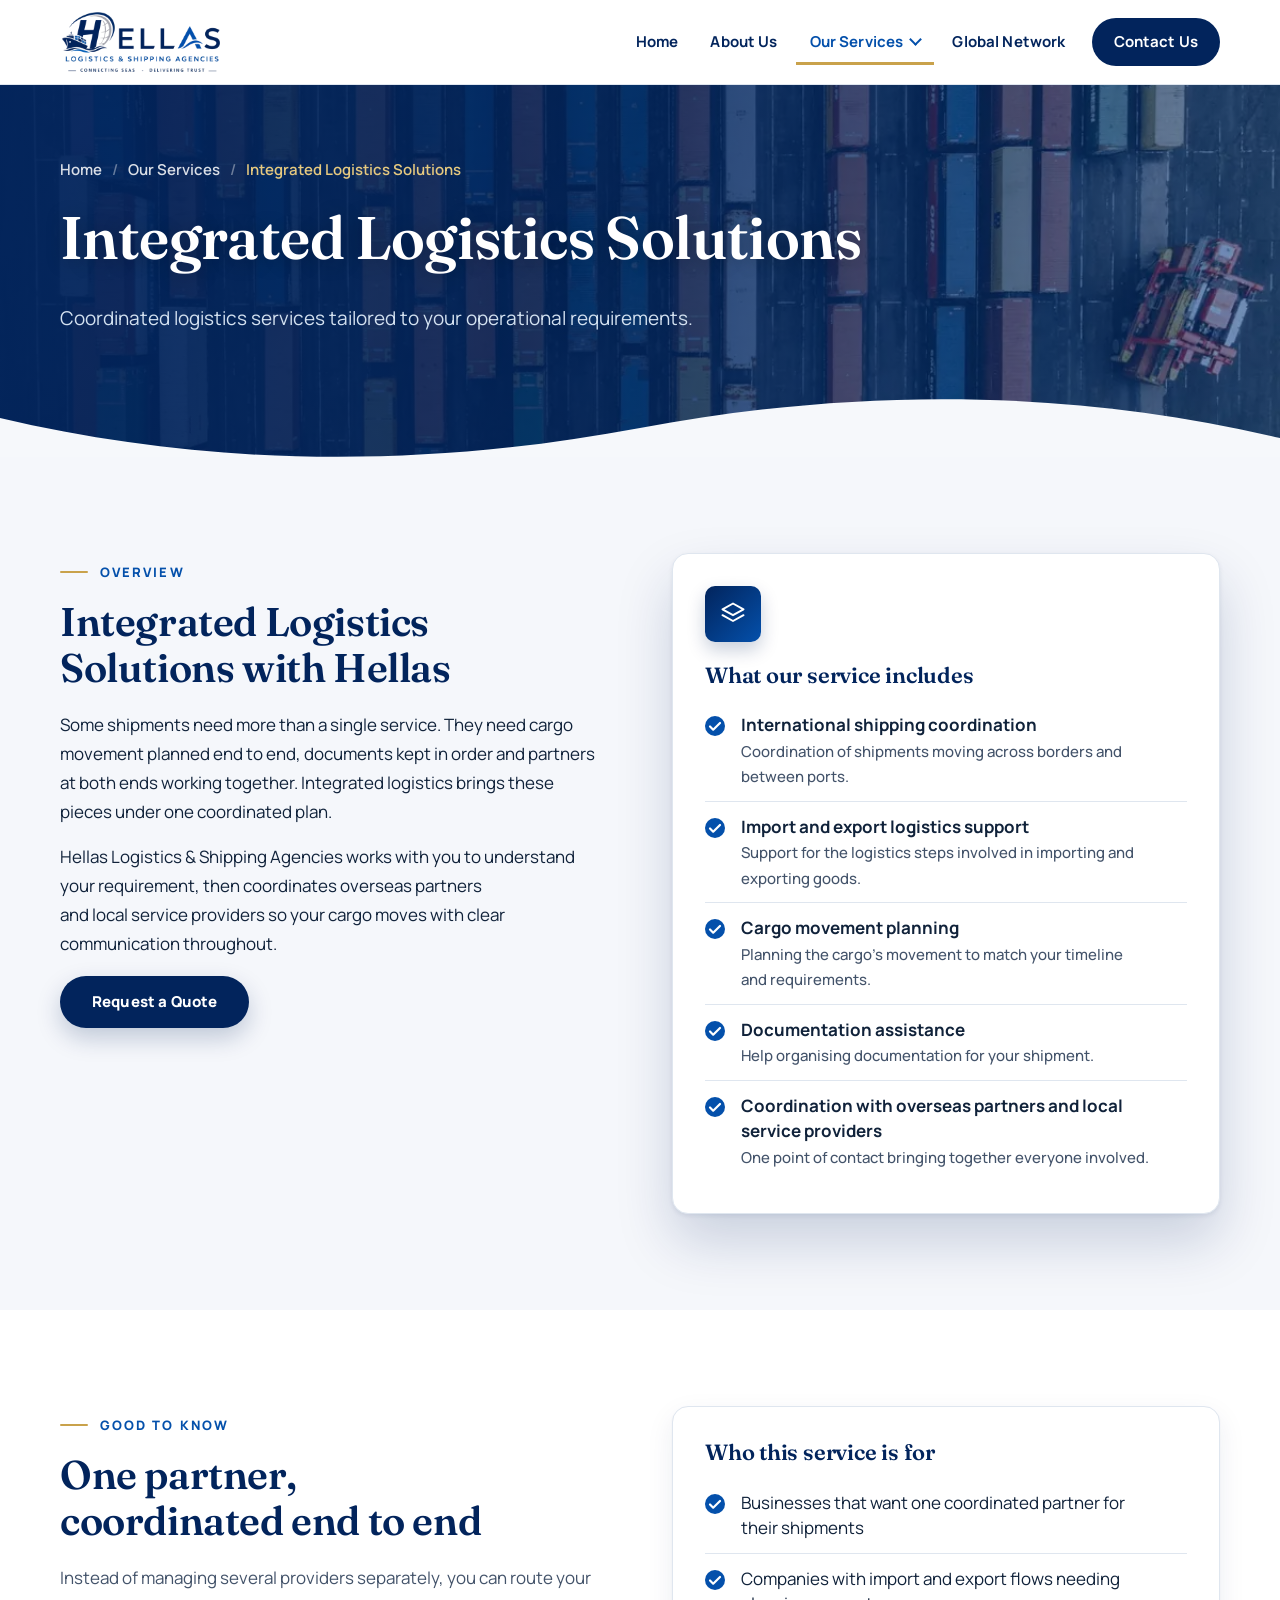
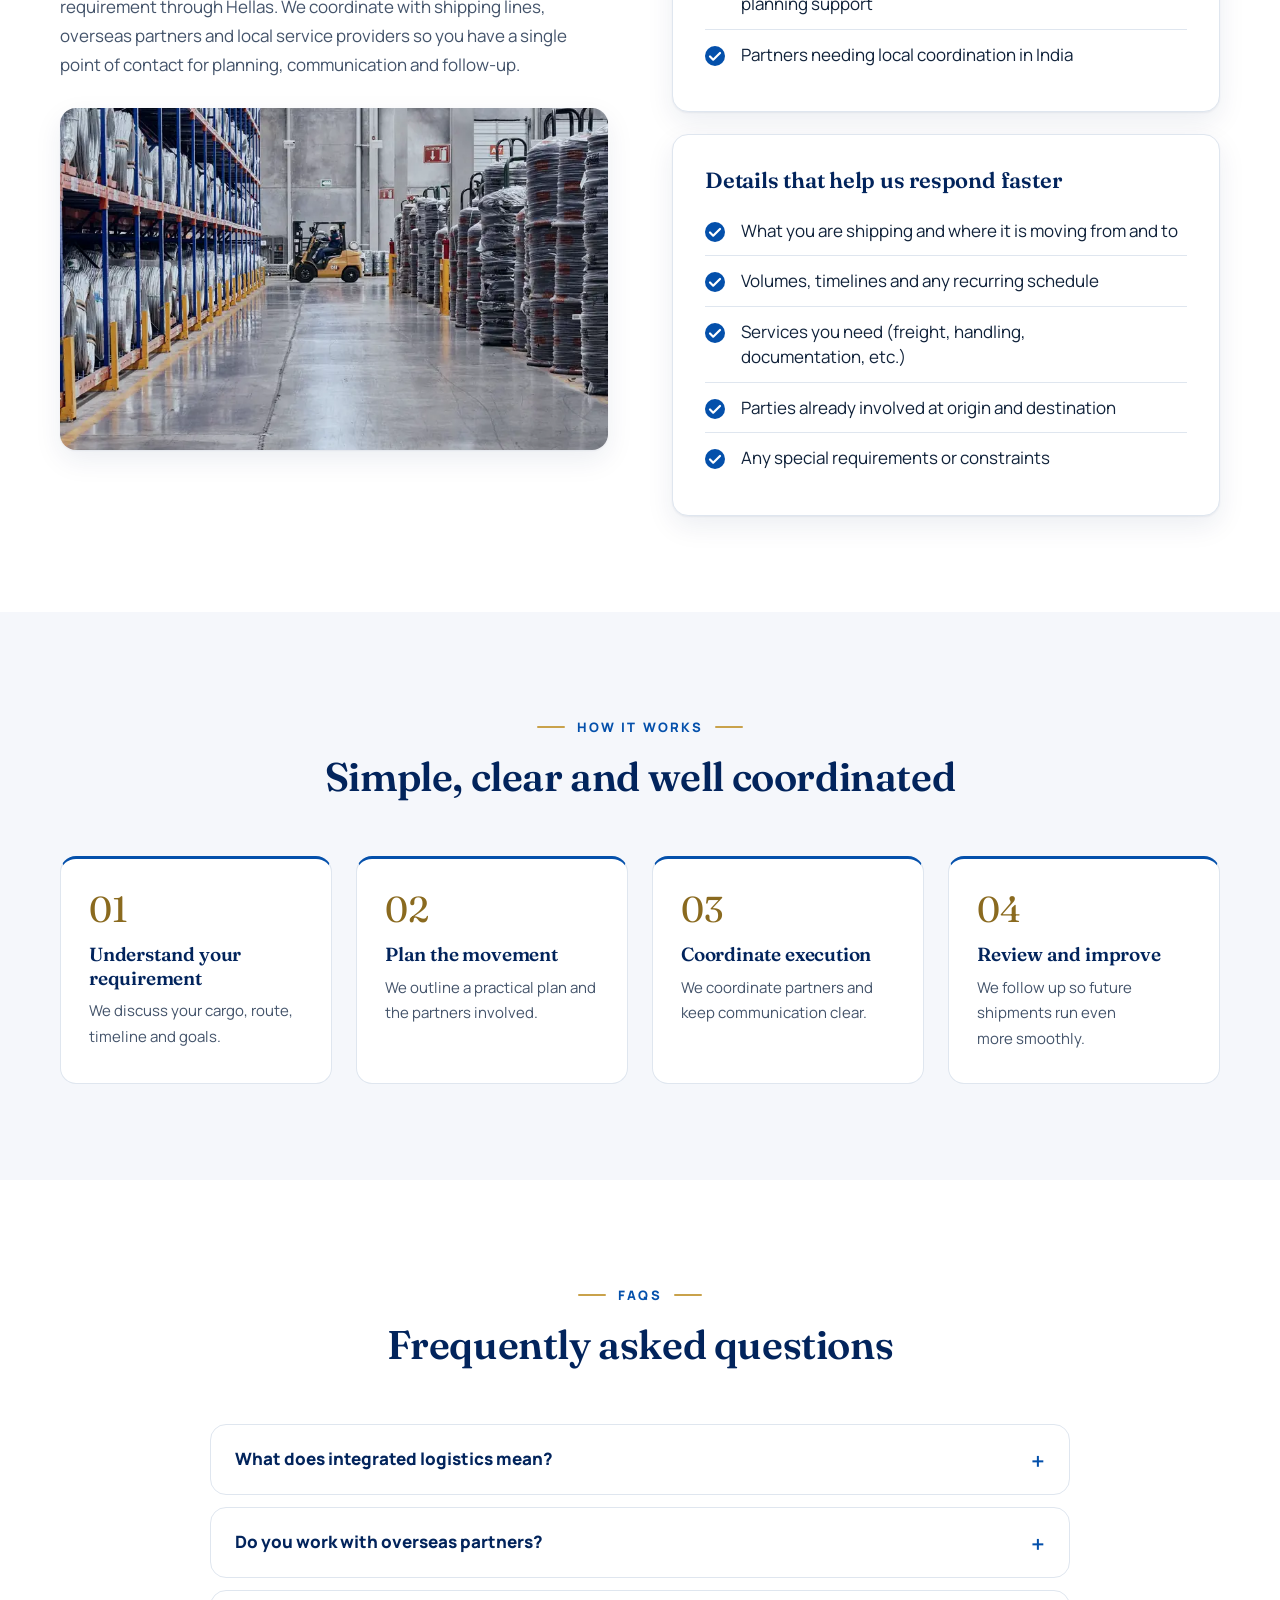
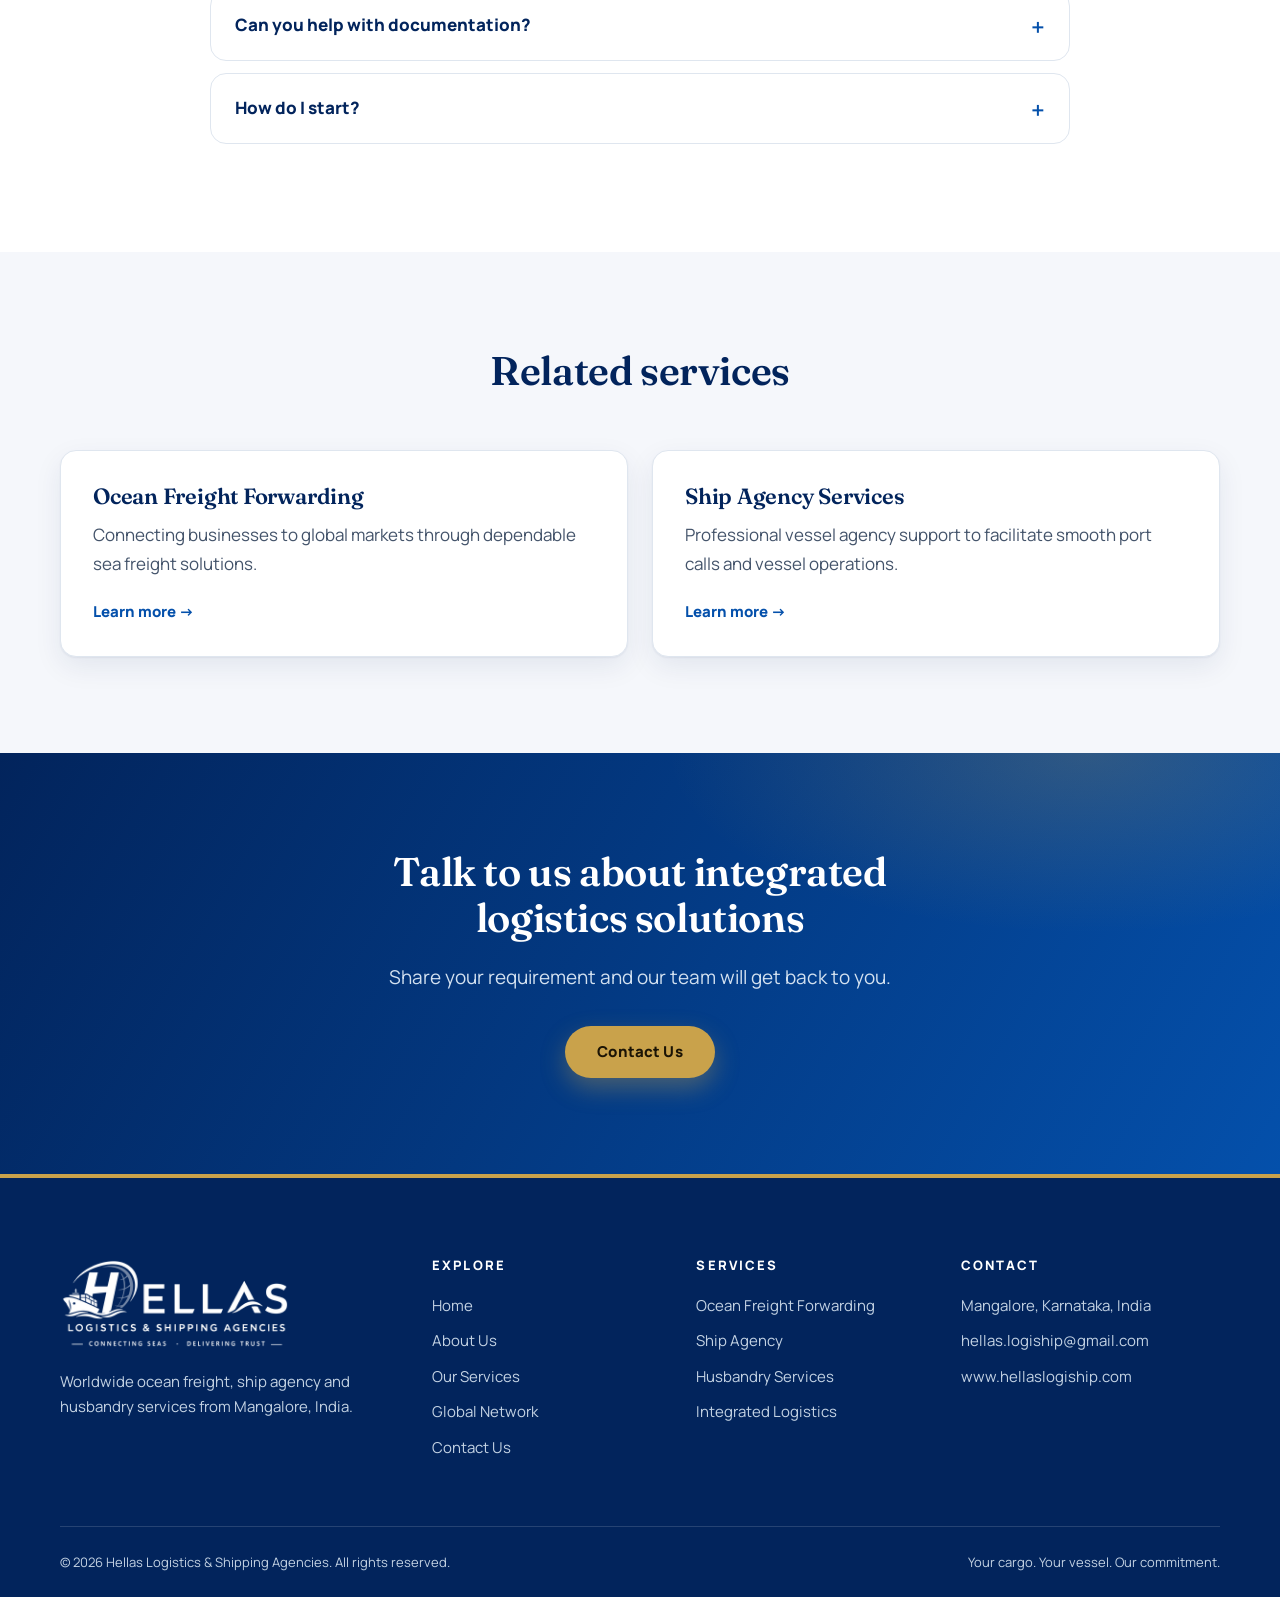
<file: integrated-logistics-solutions.html>
<!doctype html>
<html lang="en">
<head>
<meta charset="utf-8">
<meta name="viewport" content="width=device-width,initial-scale=1">
<title>Integrated Logistics Solutions | Cargo Planning – Hellas</title>
<meta name="description" content="Integrated logistics from Hellas, Mangalore, India: international shipping coordination, import/export support, cargo planning and documentation.">
<link rel="canonical" href="https://www.hellaslogiship.com/integrated-logistics-solutions.html">
<meta name="robots" content="index,follow,max-image-preview:large">
<meta name="theme-color" content="#0a2540">
<meta property="og:type" content="website">
<meta property="og:site_name" content="Hellas Logistics & Shipping Agencies">
<meta property="og:title" content="Integrated Logistics Solutions | Cargo Planning – Hellas">
<meta property="og:description" content="Integrated logistics from Hellas, Mangalore, India: international shipping coordination, import/export support, cargo planning and documentation.">
<meta property="og:url" content="https://www.hellaslogiship.com/integrated-logistics-solutions.html">
<meta property="og:image" content="https://www.hellaslogiship.com/assets/og-image.jpg">
<meta name="twitter:card" content="summary_large_image"><meta property="og:image:width" content="1200"><meta property="og:image:height" content="630"><meta property="og:image:alt" content="Hellas Logistics &amp; Shipping Agencies logo over an aerial view of a container ship"><meta property="og:locale" content="en_IN">
<link rel="icon" href="assets/favicon-32.png" sizes="32x32" type="image/png"><link rel="icon" href="assets/favicon.png" sizes="192x192" type="image/png"><link rel="apple-touch-icon" href="assets/apple-touch-icon.png"><link rel="manifest" href="manifest.webmanifest">
<link rel="preconnect" href="https://fonts.googleapis.com"><link rel="preconnect" href="https://fonts.gstatic.com" crossorigin>
<link href="https://fonts.googleapis.com/css2?family=Fraunces:ital,opsz,wght@0,9..144,600;0,9..144,700;1,9..144,500&family=Manrope:wght@400;500;600;700;800&display=swap" rel="stylesheet">

<link rel="stylesheet" href="assets/site.css?v=202610151512">
<script type="application/ld+json">{"@context": "https://schema.org", "@type": "Organization", "@id": "https://www.hellaslogiship.com/#org", "name": "Hellas Logistics & Shipping Agencies", "alternateName": "Hellas Logiship", "url": "https://www.hellaslogiship.com/", "slogan": "Connecting Seas. Delivering Trust.", "logo": "https://www.hellaslogiship.com/assets/favicon.png", "email": "hellas.logiship@gmail.com", "description": "Mangalore-based ocean freight forwarding, ship agency and husbandry services company supporting shipowners, ship managers, importers and exporters worldwide.", "address": {"@type": "PostalAddress", "addressLocality": "Mangalore", "addressRegion": "Karnataka", "addressCountry": "IN"}, "areaServed": "Worldwide", "contactPoint": {"@type": "ContactPoint", "contactType": "customer service", "email": "hellas.logiship@gmail.com", "availableLanguage": ["English"]}}</script><script type="application/ld+json">{"@context": "https://schema.org", "@type": "WebSite", "name": "Hellas Logistics & Shipping Agencies", "url": "https://www.hellaslogiship.com/"}</script><script type="application/ld+json">{"@context": "https://schema.org", "@type": "Service", "name": "Integrated Logistics Solutions", "serviceType": "Integrated Logistics Solutions", "provider": {"@id": "https://www.hellaslogiship.com/#org"}, "areaServed": "Worldwide", "url": "https://www.hellaslogiship.com/integrated-logistics-solutions.html", "description": "Integrated logistics from Hellas, Mangalore, India: international shipping coordination, import/export support, cargo planning and documentation."}</script><script type="application/ld+json">{"@context": "https://schema.org", "@type": "FAQPage", "mainEntity": [{"@type": "Question", "name": "What does integrated logistics mean?", "acceptedAnswer": {"@type": "Answer", "text": "It means coordinating the different elements of a shipment, such as planning, freight, documentation and partner coordination, as one plan rather than separate tasks."}}, {"@type": "Question", "name": "Do you work with overseas partners?", "acceptedAnswer": {"@type": "Answer", "text": "Yes. We coordinate with overseas partners and local service providers to support your cargo at origin and destination."}}, {"@type": "Question", "name": "Can you help with documentation?", "acceptedAnswer": {"@type": "Answer", "text": "We offer documentation assistance as part of coordinating your shipment. Requirements vary by cargo and country."}}, {"@type": "Question", "name": "How do I start?", "acceptedAnswer": {"@type": "Answer", "text": "Send us a short description of your requirement through the contact page or by email, and we will respond with the next steps."}}]}</script><script type="application/ld+json">{"@context": "https://schema.org", "@type": "BreadcrumbList", "itemListElement": [{"@type": "ListItem", "position": 1, "name": "Home", "item": "https://www.hellaslogiship.com/"}, {"@type": "ListItem", "position": 2, "name": "Our Services", "item": "https://www.hellaslogiship.com/services.html"}, {"@type": "ListItem", "position": 3, "name": "Integrated Logistics Solutions", "item": "https://www.hellaslogiship.com/integrated-logistics-solutions.html"}]}</script>
</head>
<body>
<a class="skip" href="#main">Skip to content</a>
<header class="site-header"><div class="wrap nav">
<a class="brand" href="index.html" aria-label="Hellas Logistics & Shipping Agencies home"><img src="assets/logo-480.webp" alt="Hellas Logistics & Shipping Agencies – Connecting Seas. Delivering Trust." width="480" height="190" fetchpriority="high" class="logo"></a>
<button class="burger" aria-label="Open menu" aria-expanded="false" aria-controls="menu"><span></span><span></span><span></span></button>
<nav aria-label="Main"><ul class="menu" id="menu"><li><a href="index.html">Home</a></li><li><a href="about.html">About Us</a></li><li class="has-sub"><a href="services.html" aria-current="page" aria-haspopup="true">Our Services</a><button class="sub-toggle" type="button" aria-expanded="false" aria-controls="mega-services" aria-label="Show services menu"><svg viewBox="0 0 24 24" width="18" height="18" aria-hidden="true"><path d="M6 9l6 6 6-6" fill="none" stroke="currentColor" stroke-width="2.4" stroke-linecap="round" stroke-linejoin="round"/></svg></button><div class="mega" id="mega-services"><div class="wrap mega-in"><div class="mega-intro"><span class="eyebrow dark">What we do</span><h3>Shipping &amp; maritime services</h3><p>Ocean freight, ship agency and husbandry, coordinated by one dependable partner.</p><a class="link-more" href="services.html">View all services</a></div><div class="mega-grid"><a class="mega-item" href="ocean-freight-forwarding.html"><span class="icon" aria-hidden="true"><svg viewBox="0 0 24 24"><rect x="2" y="7" width="20" height="11" rx="1"/><path d="M6 7v11M10 7v11M14 7v11M18 7v11"/></svg></span><span><b>Ocean Freight Forwarding</b><small>Import and export sea freight, FCL and LCL shipments.</small></span></a><a class="mega-item" href="ship-agency-services.html"><span class="icon" aria-hidden="true"><svg viewBox="0 0 24 24"><circle cx="12" cy="5" r="2"/><path d="M12 7v14M8 11h8M4 14a8 8 0 0016 0"/></svg></span><span><b>Ship Agency Services</b><small>Port calls, clearance and vessel coordination.</small></span></a><a class="mega-item" href="husbandry-services.html"><span class="icon" aria-hidden="true"><svg viewBox="0 0 24 24"><circle cx="9" cy="8" r="3.5"/><path d="M2 20c0-4 3-6 7-6s7 2 7 6M17 5a3.5 3.5 0 010 7M22 20c0-3-2-5-4-5.5"/></svg></span><span><b>Husbandry Services</b><small>Crew changes, spares, stores and vessel supplies.</small></span></a><a class="mega-item" href="integrated-logistics-solutions.html" aria-current="page"><span class="icon" aria-hidden="true"><svg viewBox="0 0 24 24"><path d="M12 3l9 5-9 5-9-5z"/><path d="M3 13l9 5 9-5"/></svg></span><span><b>Integrated Logistics</b><small>Planning and coordination tailored to your cargo.</small></span></a></div><div class="mega-cta"><b>Need a quote?</b><p>Tell us about your cargo or vessel and we will respond.</p><a class="btn btn-gold" href="contact.html">Send an Enquiry</a><small>hellas.logiship@gmail.com</small></div></div></div></li><li><a href="global-network.html">Global Network</a></li><li><a href="contact.html" class="cta">Contact Us</a></li><li class="menu-foot"><a class="btn btn-gold" href="contact.html">Request a Quote</a><a class="mf-line" href="mailto:hellas.logiship@gmail.com"><span class="icon" aria-hidden="true"><svg viewBox="0 0 24 24"><rect x="3" y="5" width="18" height="14" rx="2"/><path d="M3 7l9 6 9-6"/></svg></span><span>hellas.logiship@gmail.com</span></a><span class="mf-line"><span class="icon" aria-hidden="true"><svg viewBox="0 0 24 24"><path d="M12 21s7-6.2 7-11a7 7 0 10-14 0c0 4.8 7 11 7 11z"/><circle cx="12" cy="10" r="2.5"/></svg></span><span>Mangalore, Karnataka, India</span></span></li></ul></nav>
</div></header>
<main id="main">
<section class="hero page-hero hb-integrated" style="padding:0"><div class="wrap"><nav class="crumbs" aria-label="Breadcrumb"><a href="index.html">Home</a><span aria-hidden="true">/</span><a href="services.html">Our Services</a><span aria-hidden="true">/</span><span aria-current="page">Integrated Logistics Solutions</span></nav><h1>Integrated Logistics Solutions</h1><p>Coordinated logistics services tailored to your operational requirements.</p></div><div class="waves" aria-hidden="true"><svg viewBox="0 0 1440 80" preserveAspectRatio="none"><path d="M0 40c240 50 480 50 720 10s480-40 720 10v20H0z" fill="#f6f8fb"/></svg></div></section>
<section><div class="wrap split top">
<div class="reveal"><span class="eyebrow dark">Overview</span><h2>Integrated Logistics Solutions with Hellas</h2><p>Some shipments need more than a single service. They need cargo movement planned end to end, documents kept in order and partners at both ends working together. Integrated logistics brings these pieces under one coordinated plan.</p><p>Hellas Logistics &amp; Shipping Agencies works with you to understand your requirement, then coordinates overseas partners and local service providers so your cargo moves with clear communication throughout.</p><a class="btn btn-navy" href="contact.html">Request a Quote</a></div>
<div class="card reveal" style="box-shadow:var(--shadow-lg)"><span class="icon" aria-hidden="true"><svg viewBox="0 0 24 24"><path d="M12 3l9 5-9 5-9-5z"/><path d="M3 13l9 5 9-5"/></svg></span><h3>What our service includes</h3><ul class="check"><li><strong>International shipping coordination</strong><br><span class="li-sub">Coordination of shipments moving across borders and between ports.</span></li><li><strong>Import and export logistics support</strong><br><span class="li-sub">Support for the logistics steps involved in importing and exporting goods.</span></li><li><strong>Cargo movement planning</strong><br><span class="li-sub">Planning the cargo&rsquo;s movement to match your timeline and requirements.</span></li><li><strong>Documentation assistance</strong><br><span class="li-sub">Help organising documentation for your shipment.</span></li><li><strong>Coordination with overseas partners and local service providers</strong><br><span class="li-sub">One point of contact bringing together everyone involved.</span></li></ul></div>
</div></section>
<section class="alt"><div class="wrap split top">
<div class="reveal"><span class="eyebrow dark">Good to know</span><h2>One partner, coordinated end to end</h2><div style="color:var(--muted)"><p>Instead of managing several providers separately, you can route your requirement through Hellas. We coordinate with shipping lines, overseas partners and local service providers so you have a single point of contact for planning, communication and follow-up.</p></div><figure class="photo-inline reveal"><img loading="lazy" src="assets/img/warehouse-800.webp" srcset="assets/img/warehouse-480.webp 480w, assets/img/warehouse-800.webp 800w, assets/img/warehouse-1200.webp 1200w, assets/img/warehouse-1800.webp 1800w" sizes="(max-width:700px) 100vw, 560px" width="2000" height="1333" decoding="async" alt="Warehouse with forklift and stored cargo"></figure></div>
<div class="grid" style="gap:22px">
<div class="card reveal"><h3>Who this service is for</h3><ul class="check"><li>Businesses that want one coordinated partner for their shipments</li><li>Companies with import and export flows needing planning support</li><li>Partners needing local coordination in India</li></ul></div>
<div class="card reveal"><h3>Details that help us respond faster</h3><ul class="check"><li>What you are shipping and where it is moving from and to</li><li>Volumes, timelines and any recurring schedule</li><li>Services you need (freight, handling, documentation, etc.)</li><li>Parties already involved at origin and destination</li><li>Any special requirements or constraints</li></ul></div>
</div></div></section>
<section><div class="wrap"><div class="sec-head reveal"><span class="eyebrow dark">How it works</span><h2>Simple, clear and well coordinated</h2></div><div class="steps"><div class="step reveal"><h3>Understand your requirement</h3><p>We discuss your cargo, route, timeline and goals.</p></div><div class="step reveal"><h3>Plan the movement</h3><p>We outline a practical plan and the partners involved.</p></div><div class="step reveal"><h3>Coordinate execution</h3><p>We coordinate partners and keep communication clear.</p></div><div class="step reveal"><h3>Review and improve</h3><p>We follow up so future shipments run even more smoothly.</p></div></div></div></section>
<section class="alt"><div class="wrap" style="max-width:860px"><div class="sec-head reveal"><span class="eyebrow dark">FAQs</span><h2>Frequently asked questions</h2></div><details class="faq reveal"><summary>What does integrated logistics mean?</summary><p>It means coordinating the different elements of a shipment, such as planning, freight, documentation and partner coordination, as one plan rather than separate tasks.</p></details><details class="faq reveal"><summary>Do you work with overseas partners?</summary><p>Yes. We coordinate with overseas partners and local service providers to support your cargo at origin and destination.</p></details><details class="faq reveal"><summary>Can you help with documentation?</summary><p>We offer documentation assistance as part of coordinating your shipment. Requirements vary by cargo and country.</p></details><details class="faq reveal"><summary>How do I start?</summary><p>Send us a short description of your requirement through the contact page or by email, and we will respond with the next steps.</p></details></div></section>
<section><div class="wrap"><div class="sec-head reveal"><h2>Related services</h2></div><div class="grid g2"><a class="card reveal" href="ocean-freight-forwarding.html" style="text-decoration:none"><h3>Ocean Freight Forwarding</h3><p>Connecting businesses to global markets through dependable sea freight solutions.</p><span class="link-more">Learn more</span></a><a class="card reveal" href="ship-agency-services.html" style="text-decoration:none"><h3>Ship Agency Services</h3><p>Professional vessel agency support to facilitate smooth port calls and vessel operations.</p><span class="link-more">Learn more</span></a></div></div></section>
<section class="banner"><div class="wrap reveal"><h2>Talk to us about integrated logistics solutions</h2><p>Share your requirement and our team will get back to you.</p><a class="btn btn-gold" href="contact.html">Contact Us</a></div></section>
</main>
<footer class="site-footer"><div class="wrap">
<div class="footer-grid">
<div class="footer-brand"><img src="assets/logo-white-480.webp" alt="Hellas Logistics & Shipping Agencies" width="480" height="190" class="logo-foot" loading="lazy"><p>Worldwide ocean freight, ship agency and husbandry services from Mangalore, India.</p></div>
<div><h4>Explore</h4><ul><li><a href="index.html">Home</a></li><li><a href="about.html">About Us</a></li><li><a href="services.html">Our Services</a></li><li><a href="global-network.html">Global Network</a></li><li><a href="contact.html">Contact Us</a></li></ul></div>
<div><h4>Services</h4><ul><li><a href="ocean-freight-forwarding.html">Ocean Freight Forwarding</a></li><li><a href="ship-agency-services.html">Ship Agency</a></li><li><a href="husbandry-services.html">Husbandry Services</a></li><li><a href="integrated-logistics-solutions.html">Integrated Logistics</a></li></ul></div>
<div><h4>Contact</h4><ul><li>Mangalore, Karnataka, India</li><li><a href="mailto:hellas.logiship@gmail.com">hellas.logiship@gmail.com</a></li><li><a href="https://www.hellaslogiship.com">www.hellaslogiship.com</a></li></ul></div>
</div>
<div class="footer-bottom"><span>&copy; <span id="yr">2026</span> Hellas Logistics & Shipping Agencies. All rights reserved.</span><span>Your cargo. Your vessel. Our commitment.</span></div>
</div></footer>
<div class="mobile-bar"><a class="mb-main" href="contact.html">Request a Quote</a><a class="mb-mail" href="mailto:hellas.logiship@gmail.com" aria-label="Email Hellas Logistics"><svg viewBox="0 0 24 24" width="22" height="22" aria-hidden="true" fill="none" stroke="currentColor" stroke-width="1.9" stroke-linecap="round" stroke-linejoin="round"><rect x="3" y="5" width="18" height="14" rx="2"/><path d="M3 7l9 6 9-6"/></svg></a></div>
<script src="assets/main.js?v=202610151512" defer></script>
</body></html>
</file>
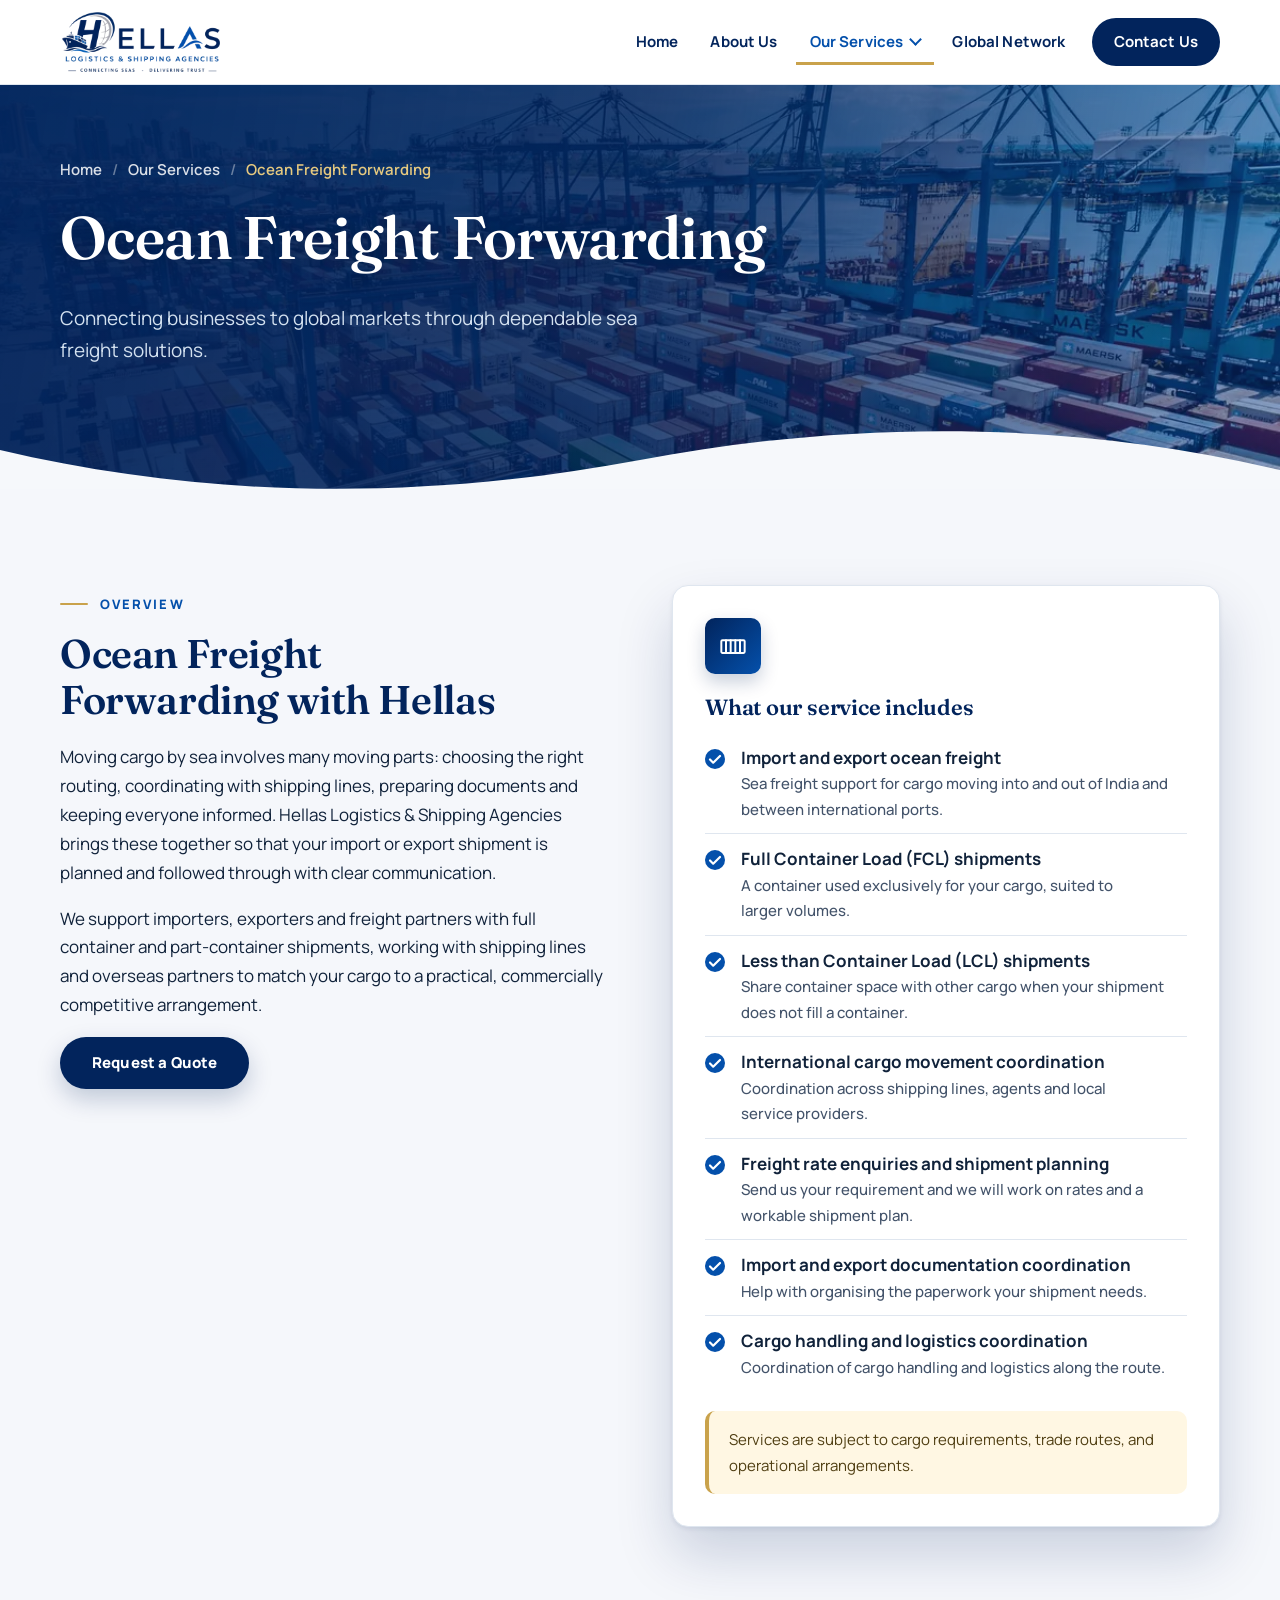
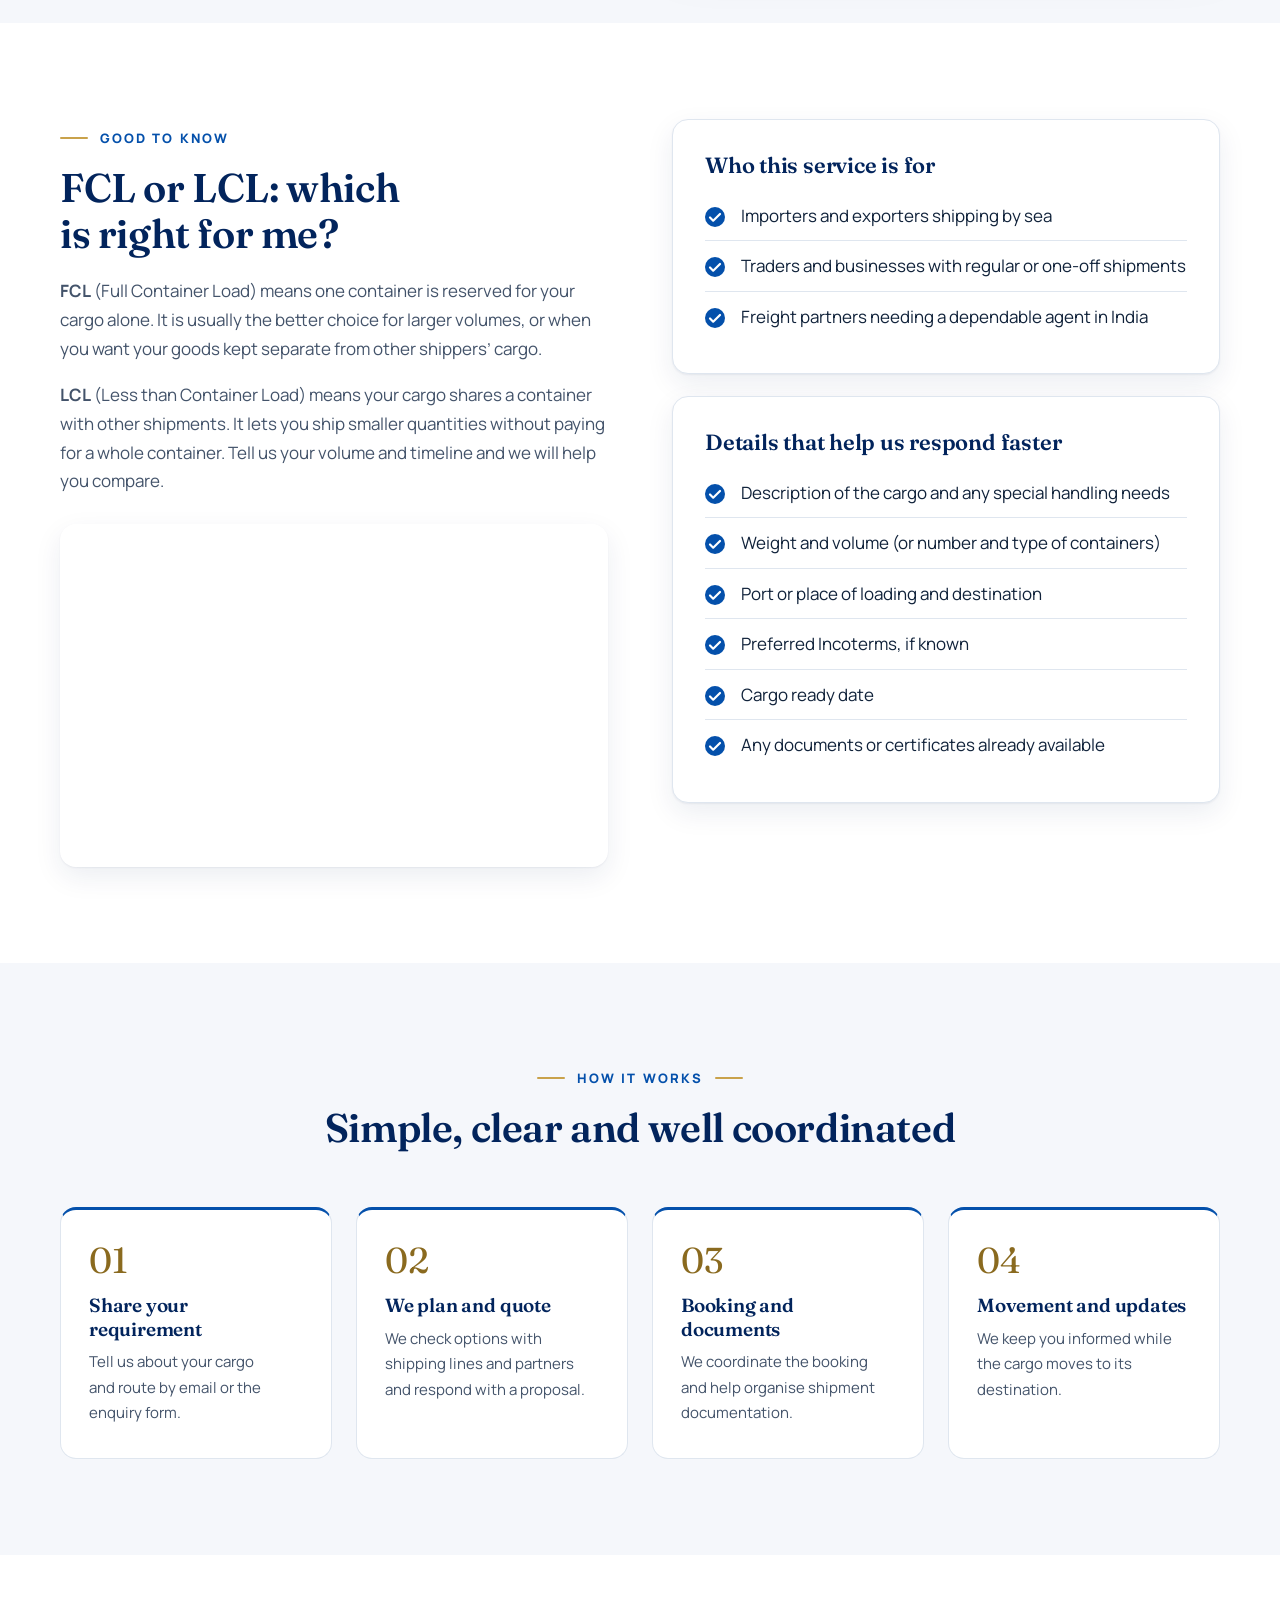
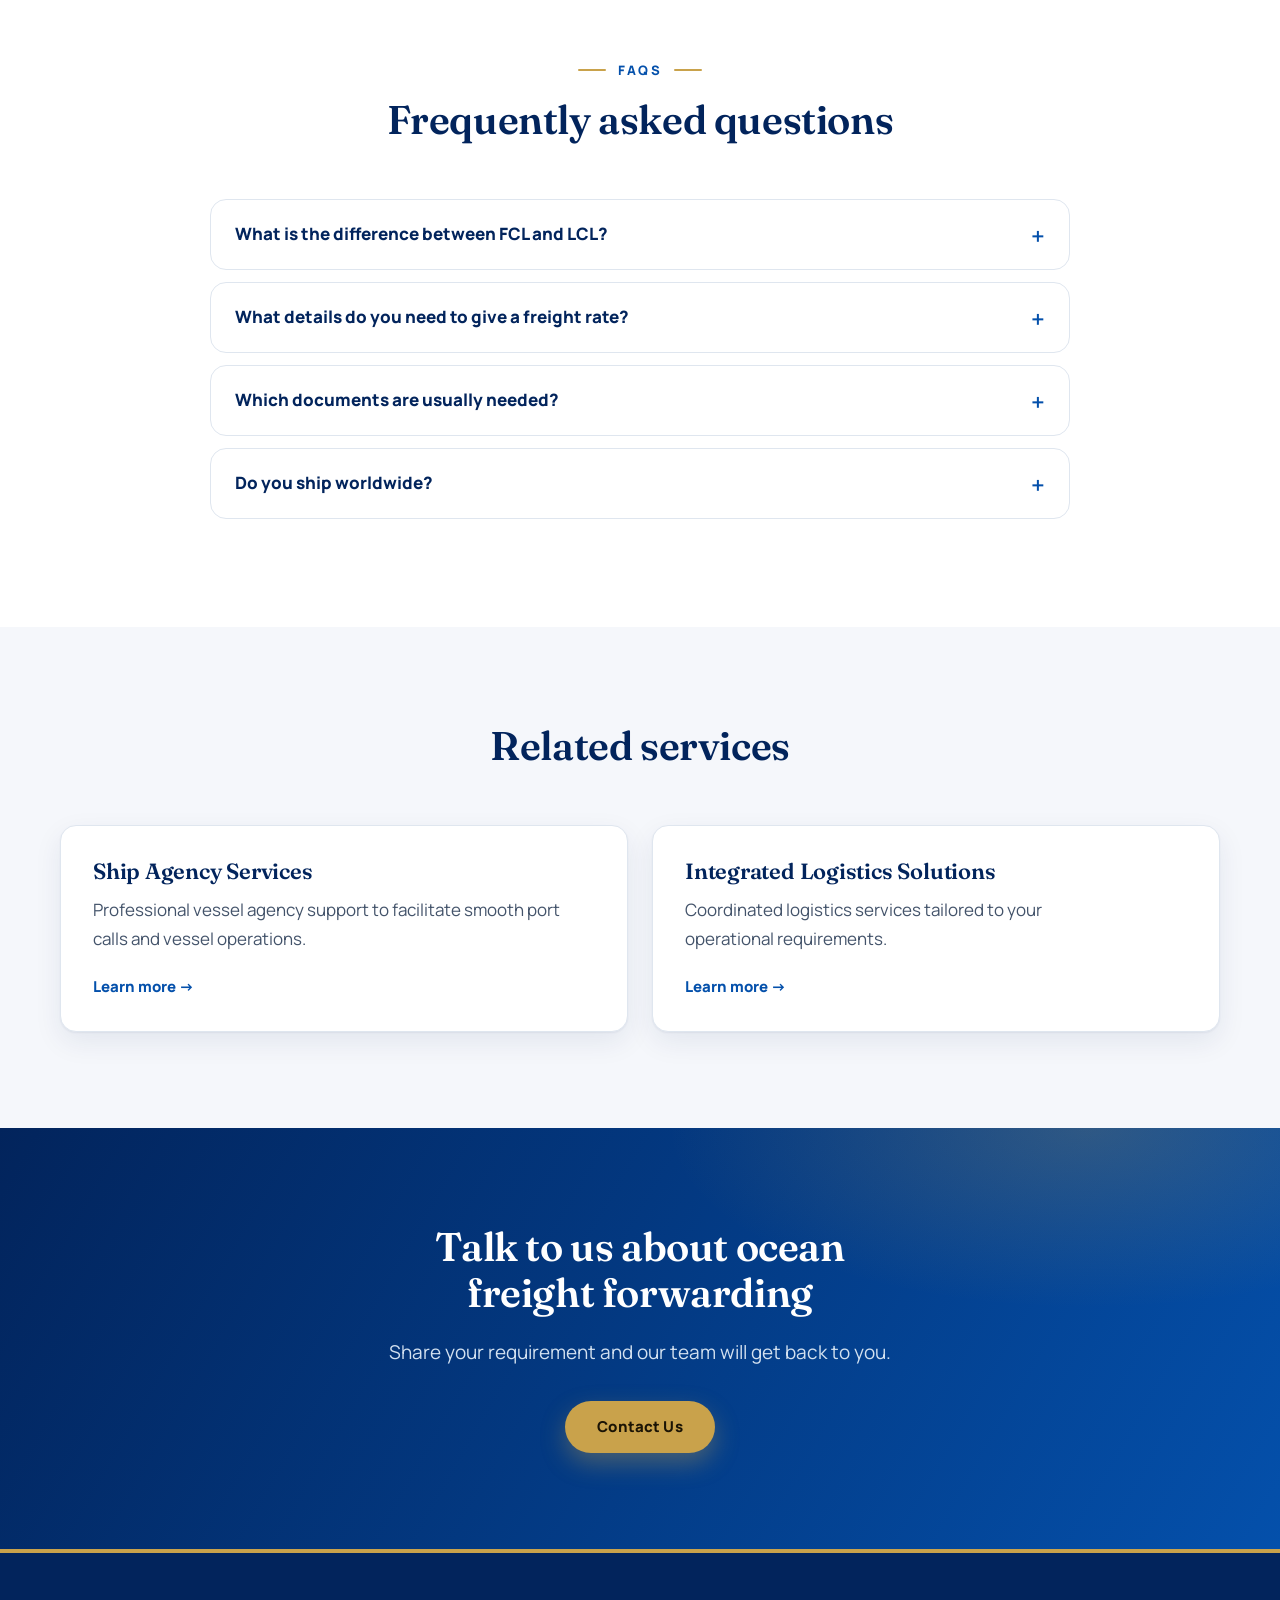
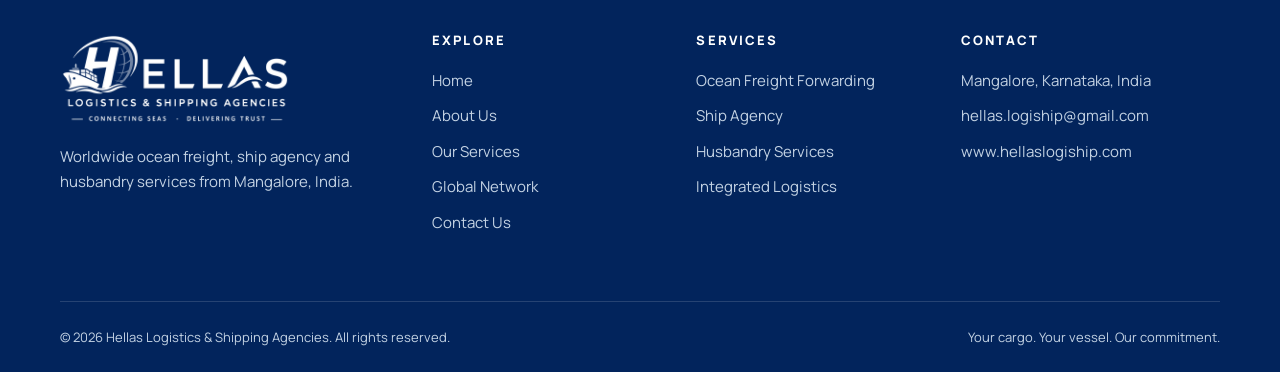
<file: ocean-freight-forwarding.html>
<!doctype html>
<html lang="en">
<head>
<meta charset="utf-8">
<meta name="viewport" content="width=device-width,initial-scale=1">
<title>Ocean Freight Forwarding | FCL & LCL Sea Freight – Hellas</title>
<meta name="description" content="Import and export ocean freight from Mangalore, India: FCL and LCL shipments, freight rate enquiries, planning and documentation coordination.">
<link rel="canonical" href="https://www.hellaslogiship.com/ocean-freight-forwarding.html">
<meta name="robots" content="index,follow,max-image-preview:large">
<meta name="theme-color" content="#0a2540">
<meta property="og:type" content="website">
<meta property="og:site_name" content="Hellas Logistics & Shipping Agencies">
<meta property="og:title" content="Ocean Freight Forwarding | FCL & LCL Sea Freight – Hellas">
<meta property="og:description" content="Import and export ocean freight from Mangalore, India: FCL and LCL shipments, freight rate enquiries, planning and documentation coordination.">
<meta property="og:url" content="https://www.hellaslogiship.com/ocean-freight-forwarding.html">
<meta property="og:image" content="https://www.hellaslogiship.com/assets/og-image.jpg">
<meta name="twitter:card" content="summary_large_image"><meta property="og:image:width" content="1200"><meta property="og:image:height" content="630"><meta property="og:image:alt" content="Hellas Logistics &amp; Shipping Agencies logo over an aerial view of a container ship"><meta property="og:locale" content="en_IN">
<link rel="icon" href="assets/favicon-32.png" sizes="32x32" type="image/png"><link rel="icon" href="assets/favicon.png" sizes="192x192" type="image/png"><link rel="apple-touch-icon" href="assets/apple-touch-icon.png"><link rel="manifest" href="manifest.webmanifest">
<link rel="preconnect" href="https://fonts.googleapis.com"><link rel="preconnect" href="https://fonts.gstatic.com" crossorigin>
<link href="https://fonts.googleapis.com/css2?family=Fraunces:ital,opsz,wght@0,9..144,600;0,9..144,700;1,9..144,500&family=Manrope:wght@400;500;600;700;800&display=swap" rel="stylesheet">

<link rel="stylesheet" href="assets/site.css?v=202610151512">
<script type="application/ld+json">{"@context": "https://schema.org", "@type": "Organization", "@id": "https://www.hellaslogiship.com/#org", "name": "Hellas Logistics & Shipping Agencies", "alternateName": "Hellas Logiship", "url": "https://www.hellaslogiship.com/", "slogan": "Connecting Seas. Delivering Trust.", "logo": "https://www.hellaslogiship.com/assets/favicon.png", "email": "hellas.logiship@gmail.com", "description": "Mangalore-based ocean freight forwarding, ship agency and husbandry services company supporting shipowners, ship managers, importers and exporters worldwide.", "address": {"@type": "PostalAddress", "addressLocality": "Mangalore", "addressRegion": "Karnataka", "addressCountry": "IN"}, "areaServed": "Worldwide", "contactPoint": {"@type": "ContactPoint", "contactType": "customer service", "email": "hellas.logiship@gmail.com", "availableLanguage": ["English"]}}</script><script type="application/ld+json">{"@context": "https://schema.org", "@type": "WebSite", "name": "Hellas Logistics & Shipping Agencies", "url": "https://www.hellaslogiship.com/"}</script><script type="application/ld+json">{"@context": "https://schema.org", "@type": "Service", "name": "Ocean Freight Forwarding", "serviceType": "Ocean Freight Forwarding", "provider": {"@id": "https://www.hellaslogiship.com/#org"}, "areaServed": "Worldwide", "url": "https://www.hellaslogiship.com/ocean-freight-forwarding.html", "description": "Import and export ocean freight from Mangalore, India: FCL and LCL shipments, freight rate enquiries, planning and documentation coordination."}</script><script type="application/ld+json">{"@context": "https://schema.org", "@type": "FAQPage", "mainEntity": [{"@type": "Question", "name": "What is the difference between FCL and LCL?", "acceptedAnswer": {"@type": "Answer", "text": "FCL gives you the whole container for your cargo. LCL lets you share container space with other cargo, which suits smaller shipments."}}, {"@type": "Question", "name": "What details do you need to give a freight rate?", "acceptedAnswer": {"@type": "Answer", "text": "Cargo description, weight and volume, loading and destination ports, container type if known, and your cargo ready date. The more detail you share, the more accurate our response."}}, {"@type": "Question", "name": "Which documents are usually needed?", "acceptedAnswer": {"@type": "Answer", "text": "Requirements depend on the cargo and the countries involved. Typical documents include a commercial invoice, packing list and bill of lading. We help coordinate the documentation for your shipment."}}, {"@type": "Question", "name": "Do you ship worldwide?", "acceptedAnswer": {"@type": "Answer", "text": "We support worldwide ocean freight requirements through coordination with shipping lines and logistics partners. Services are subject to cargo requirements, trade routes and operational arrangements."}}]}</script><script type="application/ld+json">{"@context": "https://schema.org", "@type": "BreadcrumbList", "itemListElement": [{"@type": "ListItem", "position": 1, "name": "Home", "item": "https://www.hellaslogiship.com/"}, {"@type": "ListItem", "position": 2, "name": "Our Services", "item": "https://www.hellaslogiship.com/services.html"}, {"@type": "ListItem", "position": 3, "name": "Ocean Freight Forwarding", "item": "https://www.hellaslogiship.com/ocean-freight-forwarding.html"}]}</script>
</head>
<body>
<a class="skip" href="#main">Skip to content</a>
<header class="site-header"><div class="wrap nav">
<a class="brand" href="index.html" aria-label="Hellas Logistics & Shipping Agencies home"><img src="assets/logo-480.webp" alt="Hellas Logistics & Shipping Agencies – Connecting Seas. Delivering Trust." width="480" height="190" fetchpriority="high" class="logo"></a>
<button class="burger" aria-label="Open menu" aria-expanded="false" aria-controls="menu"><span></span><span></span><span></span></button>
<nav aria-label="Main"><ul class="menu" id="menu"><li><a href="index.html">Home</a></li><li><a href="about.html">About Us</a></li><li class="has-sub"><a href="services.html" aria-current="page" aria-haspopup="true">Our Services</a><button class="sub-toggle" type="button" aria-expanded="false" aria-controls="mega-services" aria-label="Show services menu"><svg viewBox="0 0 24 24" width="18" height="18" aria-hidden="true"><path d="M6 9l6 6 6-6" fill="none" stroke="currentColor" stroke-width="2.4" stroke-linecap="round" stroke-linejoin="round"/></svg></button><div class="mega" id="mega-services"><div class="wrap mega-in"><div class="mega-intro"><span class="eyebrow dark">What we do</span><h3>Shipping &amp; maritime services</h3><p>Ocean freight, ship agency and husbandry, coordinated by one dependable partner.</p><a class="link-more" href="services.html">View all services</a></div><div class="mega-grid"><a class="mega-item" href="ocean-freight-forwarding.html" aria-current="page"><span class="icon" aria-hidden="true"><svg viewBox="0 0 24 24"><rect x="2" y="7" width="20" height="11" rx="1"/><path d="M6 7v11M10 7v11M14 7v11M18 7v11"/></svg></span><span><b>Ocean Freight Forwarding</b><small>Import and export sea freight, FCL and LCL shipments.</small></span></a><a class="mega-item" href="ship-agency-services.html"><span class="icon" aria-hidden="true"><svg viewBox="0 0 24 24"><circle cx="12" cy="5" r="2"/><path d="M12 7v14M8 11h8M4 14a8 8 0 0016 0"/></svg></span><span><b>Ship Agency Services</b><small>Port calls, clearance and vessel coordination.</small></span></a><a class="mega-item" href="husbandry-services.html"><span class="icon" aria-hidden="true"><svg viewBox="0 0 24 24"><circle cx="9" cy="8" r="3.5"/><path d="M2 20c0-4 3-6 7-6s7 2 7 6M17 5a3.5 3.5 0 010 7M22 20c0-3-2-5-4-5.5"/></svg></span><span><b>Husbandry Services</b><small>Crew changes, spares, stores and vessel supplies.</small></span></a><a class="mega-item" href="integrated-logistics-solutions.html"><span class="icon" aria-hidden="true"><svg viewBox="0 0 24 24"><path d="M12 3l9 5-9 5-9-5z"/><path d="M3 13l9 5 9-5"/></svg></span><span><b>Integrated Logistics</b><small>Planning and coordination tailored to your cargo.</small></span></a></div><div class="mega-cta"><b>Need a quote?</b><p>Tell us about your cargo or vessel and we will respond.</p><a class="btn btn-gold" href="contact.html">Send an Enquiry</a><small>hellas.logiship@gmail.com</small></div></div></div></li><li><a href="global-network.html">Global Network</a></li><li><a href="contact.html" class="cta">Contact Us</a></li><li class="menu-foot"><a class="btn btn-gold" href="contact.html">Request a Quote</a><a class="mf-line" href="mailto:hellas.logiship@gmail.com"><span class="icon" aria-hidden="true"><svg viewBox="0 0 24 24"><rect x="3" y="5" width="18" height="14" rx="2"/><path d="M3 7l9 6 9-6"/></svg></span><span>hellas.logiship@gmail.com</span></a><span class="mf-line"><span class="icon" aria-hidden="true"><svg viewBox="0 0 24 24"><path d="M12 21s7-6.2 7-11a7 7 0 10-14 0c0 4.8 7 11 7 11z"/><circle cx="12" cy="10" r="2.5"/></svg></span><span>Mangalore, Karnataka, India</span></span></li></ul></nav>
</div></header>
<main id="main">
<section class="hero page-hero hb-ocean" style="padding:0"><div class="wrap"><nav class="crumbs" aria-label="Breadcrumb"><a href="index.html">Home</a><span aria-hidden="true">/</span><a href="services.html">Our Services</a><span aria-hidden="true">/</span><span aria-current="page">Ocean Freight Forwarding</span></nav><h1>Ocean Freight Forwarding</h1><p>Connecting businesses to global markets through dependable sea freight solutions.</p></div><div class="waves" aria-hidden="true"><svg viewBox="0 0 1440 80" preserveAspectRatio="none"><path d="M0 40c240 50 480 50 720 10s480-40 720 10v20H0z" fill="#f6f8fb"/></svg></div></section>
<section><div class="wrap split top">
<div class="reveal"><span class="eyebrow dark">Overview</span><h2>Ocean Freight Forwarding with Hellas</h2><p>Moving cargo by sea involves many moving parts: choosing the right routing, coordinating with shipping lines, preparing documents and keeping everyone informed. Hellas Logistics &amp; Shipping Agencies brings these together so that your import or export shipment is planned and followed through with clear communication.</p><p>We support importers, exporters and freight partners with full container and part-container shipments, working with shipping lines and overseas partners to match your cargo to a practical, commercially competitive arrangement.</p><a class="btn btn-navy" href="contact.html">Request a Quote</a></div>
<div class="card reveal" style="box-shadow:var(--shadow-lg)"><span class="icon" aria-hidden="true"><svg viewBox="0 0 24 24"><rect x="2" y="7" width="20" height="11" rx="1"/><path d="M6 7v11M10 7v11M14 7v11M18 7v11"/></svg></span><h3>What our service includes</h3><ul class="check"><li><strong>Import and export ocean freight</strong><br><span class="li-sub">Sea freight support for cargo moving into and out of India and between international ports.</span></li><li><strong>Full Container Load (FCL) shipments</strong><br><span class="li-sub">A container used exclusively for your cargo, suited to larger volumes.</span></li><li><strong>Less than Container Load (LCL) shipments</strong><br><span class="li-sub">Share container space with other cargo when your shipment does not fill a container.</span></li><li><strong>International cargo movement coordination</strong><br><span class="li-sub">Coordination across shipping lines, agents and local service providers.</span></li><li><strong>Freight rate enquiries and shipment planning</strong><br><span class="li-sub">Send us your requirement and we will work on rates and a workable shipment plan.</span></li><li><strong>Import and export documentation coordination</strong><br><span class="li-sub">Help with organising the paperwork your shipment needs.</span></li><li><strong>Cargo handling and logistics coordination</strong><br><span class="li-sub">Coordination of cargo handling and logistics along the route.</span></li></ul><div class="note">Services are subject to cargo requirements, trade routes, and operational arrangements.</div></div>
</div></section>
<section class="alt"><div class="wrap split top">
<div class="reveal"><span class="eyebrow dark">Good to know</span><h2>FCL or LCL: which is right for me?</h2><div style="color:var(--muted)"><p><strong>FCL</strong> (Full Container Load) means one container is reserved for your cargo alone. It is usually the better choice for larger volumes, or when you want your goods kept separate from other shippers&rsquo; cargo.</p><p><strong>LCL</strong> (Less than Container Load) means your cargo shares a container with other shipments. It lets you ship smaller quantities without paying for a whole container. Tell us your volume and timeline and we will help you compare.</p></div><figure class="photo-inline reveal"><img loading="lazy" src="assets/img/containers-stack-800.webp" srcset="assets/img/containers-stack-480.webp 480w, assets/img/containers-stack-800.webp 800w, assets/img/containers-stack-1200.webp 1200w, assets/img/containers-stack-1800.webp 1800w" sizes="(max-width:700px) 100vw, 560px" width="1800" height="1199" decoding="async" alt="Stacked shipping containers ready for export"></figure></div>
<div class="grid" style="gap:22px">
<div class="card reveal"><h3>Who this service is for</h3><ul class="check"><li>Importers and exporters shipping by sea</li><li>Traders and businesses with regular or one-off shipments</li><li>Freight partners needing a dependable agent in India</li></ul></div>
<div class="card reveal"><h3>Details that help us respond faster</h3><ul class="check"><li>Description of the cargo and any special handling needs</li><li>Weight and volume (or number and type of containers)</li><li>Port or place of loading and destination</li><li>Preferred Incoterms, if known</li><li>Cargo ready date</li><li>Any documents or certificates already available</li></ul></div>
</div></div></section>
<section><div class="wrap"><div class="sec-head reveal"><span class="eyebrow dark">How it works</span><h2>Simple, clear and well coordinated</h2></div><div class="steps"><div class="step reveal"><h3>Share your requirement</h3><p>Tell us about your cargo and route by email or the enquiry form.</p></div><div class="step reveal"><h3>We plan and quote</h3><p>We check options with shipping lines and partners and respond with a proposal.</p></div><div class="step reveal"><h3>Booking and documents</h3><p>We coordinate the booking and help organise shipment documentation.</p></div><div class="step reveal"><h3>Movement and updates</h3><p>We keep you informed while the cargo moves to its destination.</p></div></div></div></section>
<section class="alt"><div class="wrap" style="max-width:860px"><div class="sec-head reveal"><span class="eyebrow dark">FAQs</span><h2>Frequently asked questions</h2></div><details class="faq reveal"><summary>What is the difference between FCL and LCL?</summary><p>FCL gives you the whole container for your cargo. LCL lets you share container space with other cargo, which suits smaller shipments.</p></details><details class="faq reveal"><summary>What details do you need to give a freight rate?</summary><p>Cargo description, weight and volume, loading and destination ports, container type if known, and your cargo ready date. The more detail you share, the more accurate our response.</p></details><details class="faq reveal"><summary>Which documents are usually needed?</summary><p>Requirements depend on the cargo and the countries involved. Typical documents include a commercial invoice, packing list and bill of lading. We help coordinate the documentation for your shipment.</p></details><details class="faq reveal"><summary>Do you ship worldwide?</summary><p>We support worldwide ocean freight requirements through coordination with shipping lines and logistics partners. Services are subject to cargo requirements, trade routes and operational arrangements.</p></details></div></section>
<section><div class="wrap"><div class="sec-head reveal"><h2>Related services</h2></div><div class="grid g2"><a class="card reveal" href="ship-agency-services.html" style="text-decoration:none"><h3>Ship Agency Services</h3><p>Professional vessel agency support to facilitate smooth port calls and vessel operations.</p><span class="link-more">Learn more</span></a><a class="card reveal" href="integrated-logistics-solutions.html" style="text-decoration:none"><h3>Integrated Logistics Solutions</h3><p>Coordinated logistics services tailored to your operational requirements.</p><span class="link-more">Learn more</span></a></div></div></section>
<section class="banner"><div class="wrap reveal"><h2>Talk to us about ocean freight forwarding</h2><p>Share your requirement and our team will get back to you.</p><a class="btn btn-gold" href="contact.html">Contact Us</a></div></section>
</main>
<footer class="site-footer"><div class="wrap">
<div class="footer-grid">
<div class="footer-brand"><img src="assets/logo-white-480.webp" alt="Hellas Logistics & Shipping Agencies" width="480" height="190" class="logo-foot" loading="lazy"><p>Worldwide ocean freight, ship agency and husbandry services from Mangalore, India.</p></div>
<div><h4>Explore</h4><ul><li><a href="index.html">Home</a></li><li><a href="about.html">About Us</a></li><li><a href="services.html">Our Services</a></li><li><a href="global-network.html">Global Network</a></li><li><a href="contact.html">Contact Us</a></li></ul></div>
<div><h4>Services</h4><ul><li><a href="ocean-freight-forwarding.html">Ocean Freight Forwarding</a></li><li><a href="ship-agency-services.html">Ship Agency</a></li><li><a href="husbandry-services.html">Husbandry Services</a></li><li><a href="integrated-logistics-solutions.html">Integrated Logistics</a></li></ul></div>
<div><h4>Contact</h4><ul><li>Mangalore, Karnataka, India</li><li><a href="mailto:hellas.logiship@gmail.com">hellas.logiship@gmail.com</a></li><li><a href="https://www.hellaslogiship.com">www.hellaslogiship.com</a></li></ul></div>
</div>
<div class="footer-bottom"><span>&copy; <span id="yr">2026</span> Hellas Logistics & Shipping Agencies. All rights reserved.</span><span>Your cargo. Your vessel. Our commitment.</span></div>
</div></footer>
<div class="mobile-bar"><a class="mb-main" href="contact.html">Request a Quote</a><a class="mb-mail" href="mailto:hellas.logiship@gmail.com" aria-label="Email Hellas Logistics"><svg viewBox="0 0 24 24" width="22" height="22" aria-hidden="true" fill="none" stroke="currentColor" stroke-width="1.9" stroke-linecap="round" stroke-linejoin="round"><rect x="3" y="5" width="18" height="14" rx="2"/><path d="M3 7l9 6 9-6"/></svg></a></div>
<script src="assets/main.js?v=202610151512" defer></script>
</body></html>
</file>
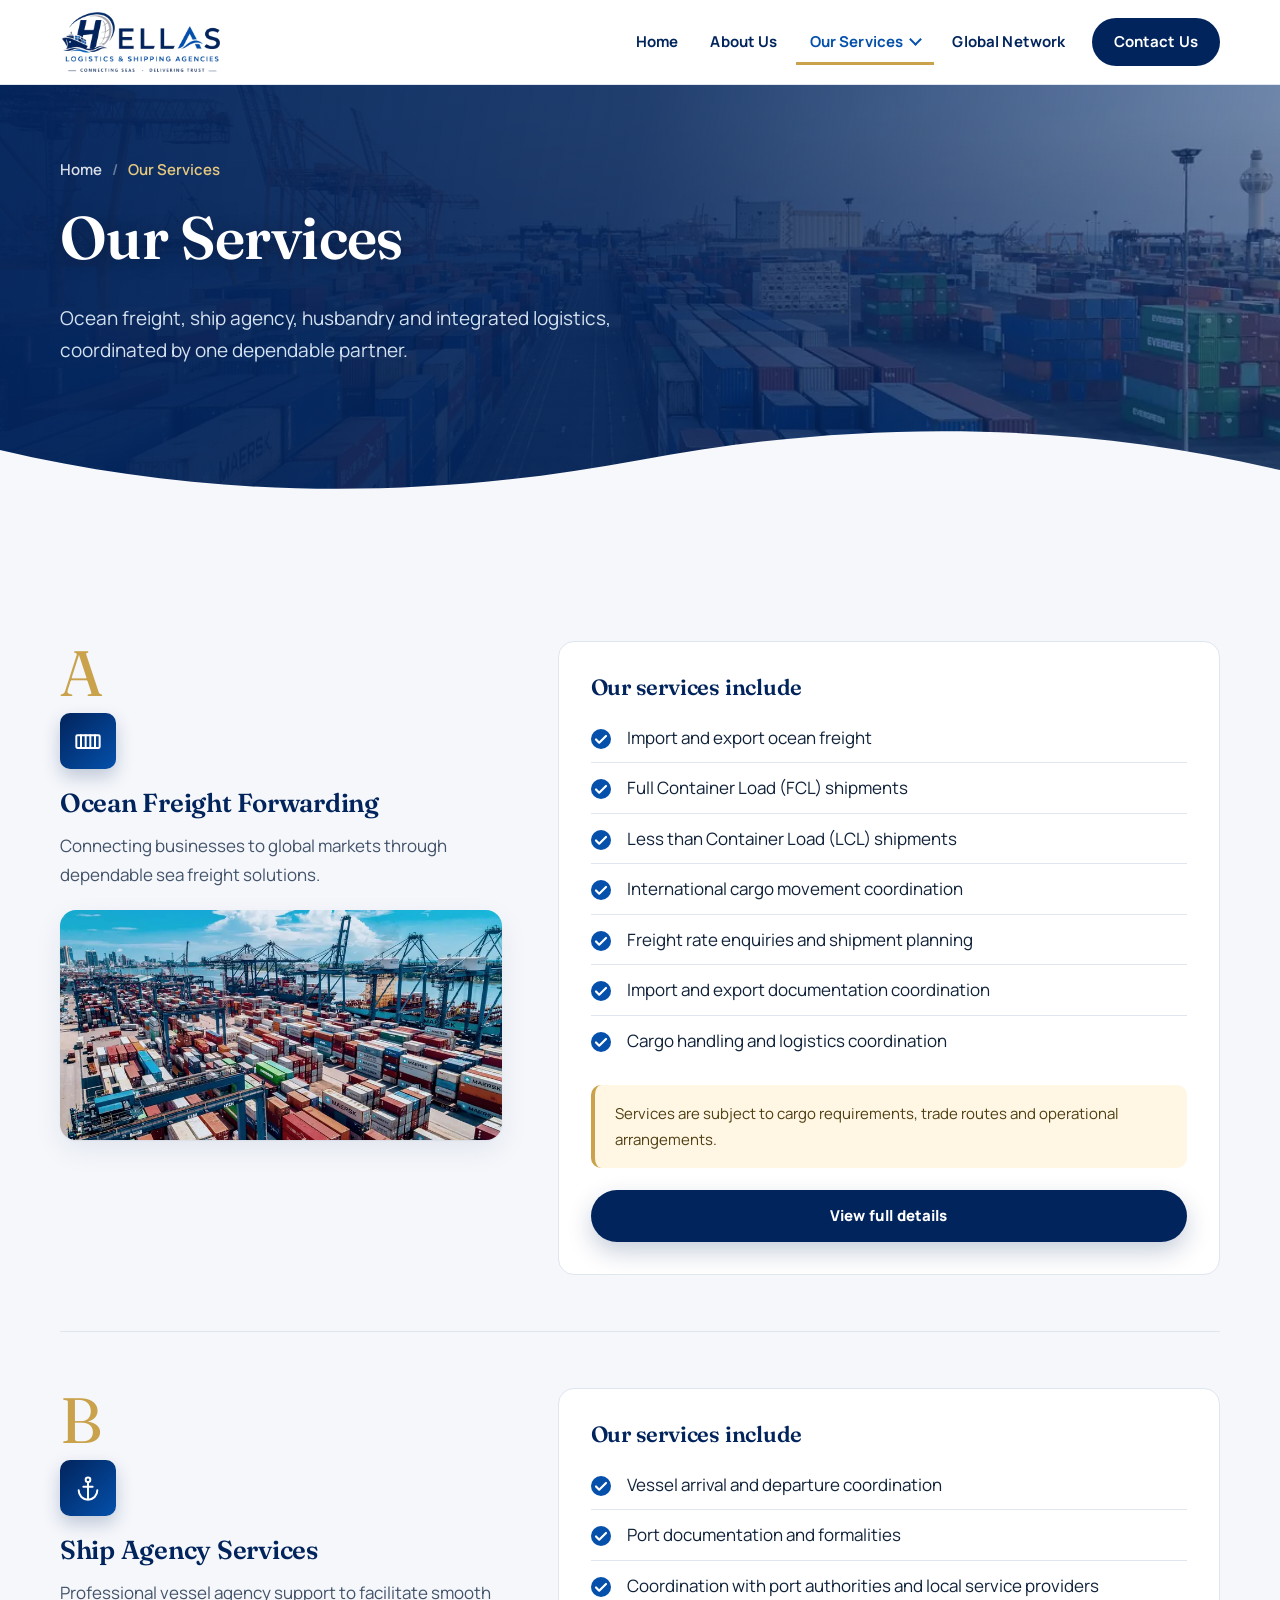
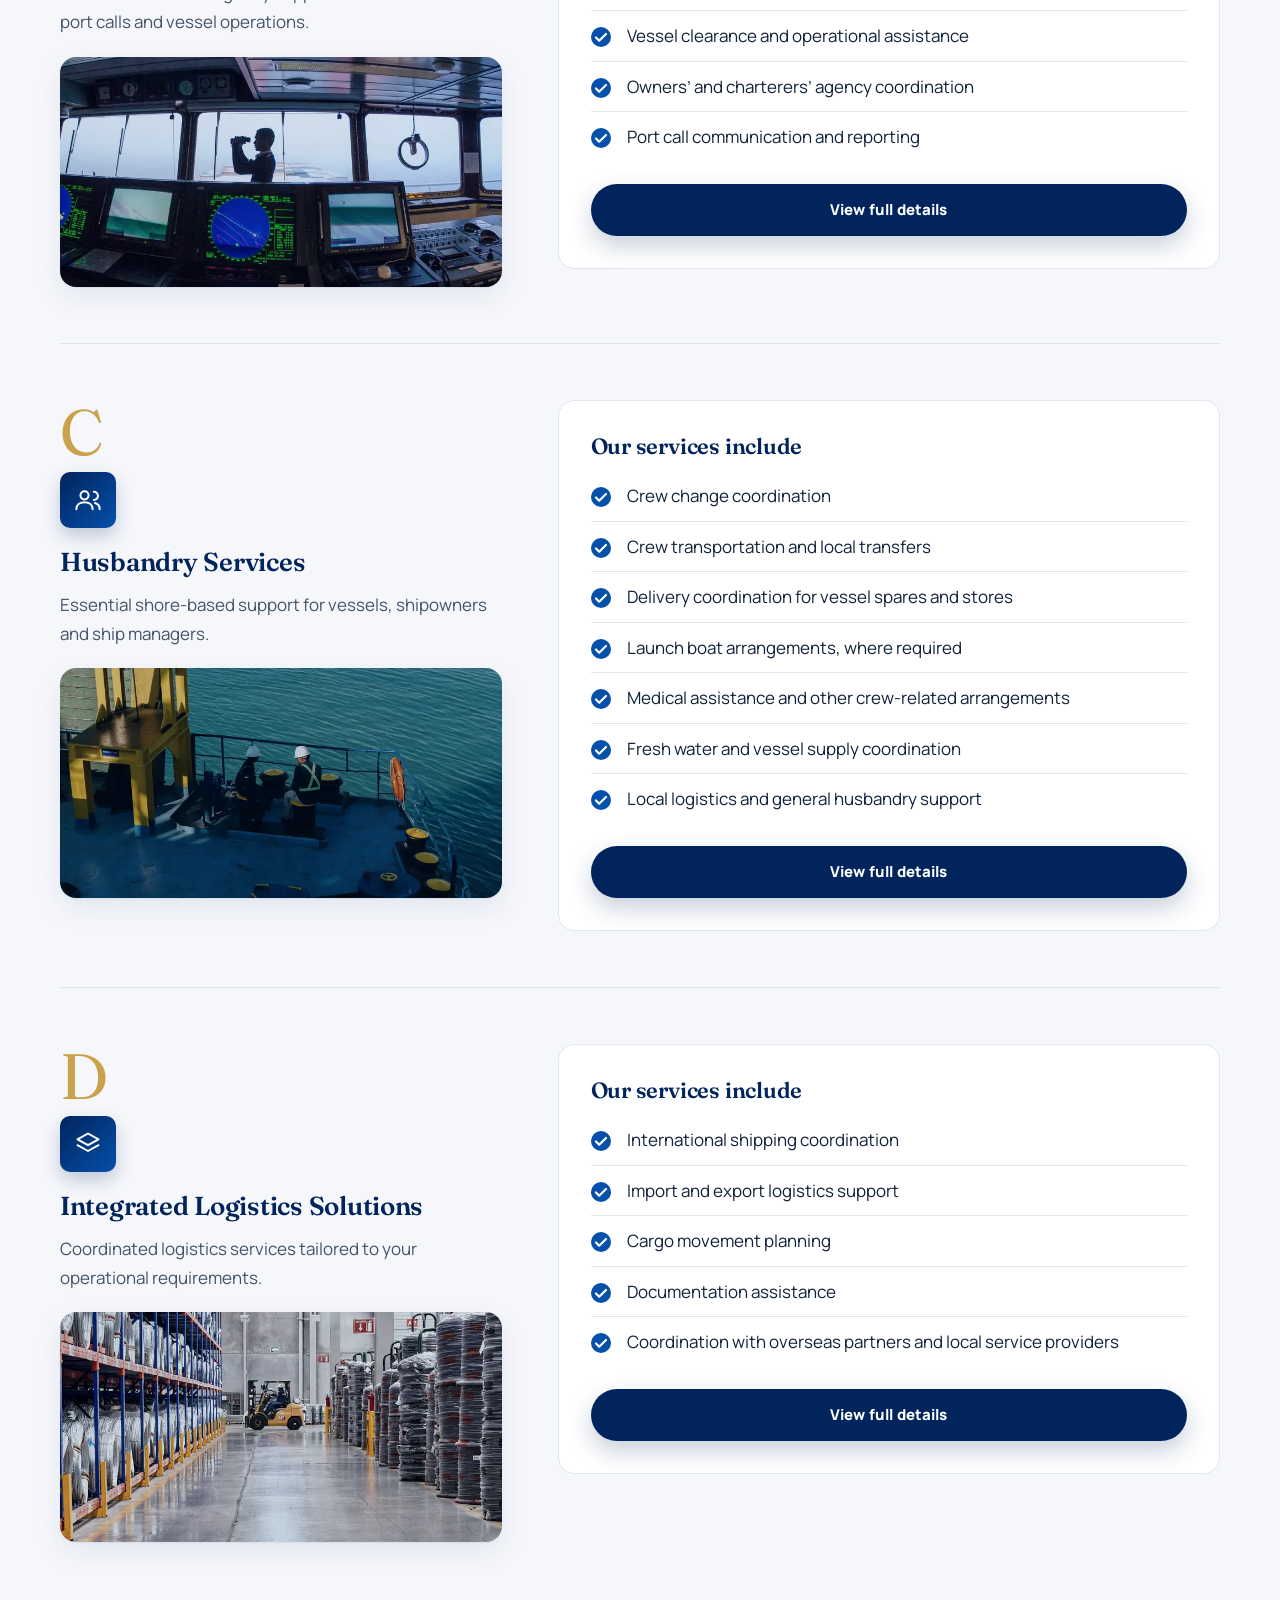
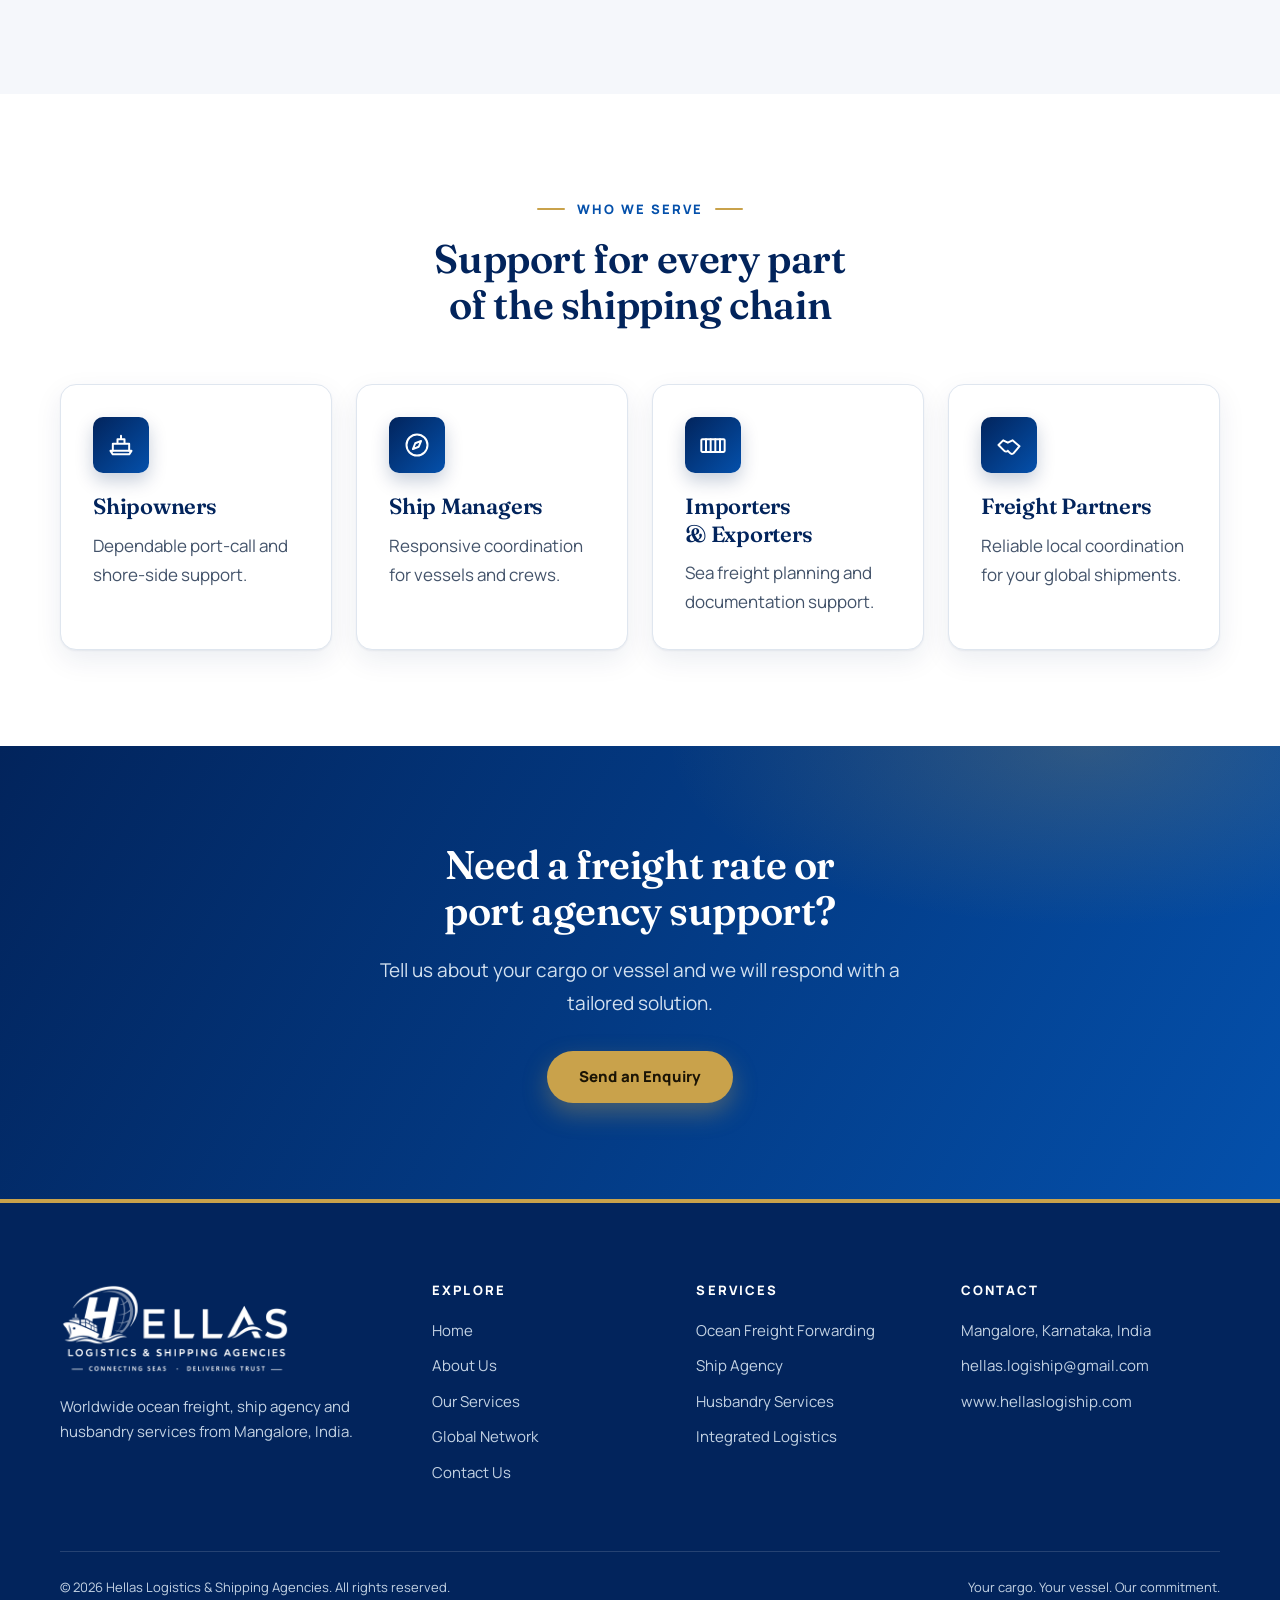
<file: services.html>
<!doctype html>
<html lang="en">
<head>
<meta charset="utf-8">
<meta name="viewport" content="width=device-width,initial-scale=1">
<title>Our Services | Ocean Freight Forwarding, Ship Agency & Husbandry – Hellas</title>
<meta name="description" content="Ocean freight forwarding (FCL & LCL), ship agency, husbandry services and integrated logistics from Hellas Logistics & Shipping Agencies, Mangalore, India.">
<link rel="canonical" href="https://www.hellaslogiship.com/services.html">
<meta name="robots" content="index,follow,max-image-preview:large">
<meta name="theme-color" content="#0a2540">
<meta property="og:type" content="website">
<meta property="og:site_name" content="Hellas Logistics & Shipping Agencies">
<meta property="og:title" content="Our Services | Ocean Freight Forwarding, Ship Agency & Husbandry – Hellas">
<meta property="og:description" content="Ocean freight forwarding (FCL & LCL), ship agency, husbandry services and integrated logistics from Hellas Logistics & Shipping Agencies, Mangalore, India.">
<meta property="og:url" content="https://www.hellaslogiship.com/services.html">
<meta property="og:image" content="https://www.hellaslogiship.com/assets/og-image.jpg">
<meta name="twitter:card" content="summary_large_image"><meta property="og:image:width" content="1200"><meta property="og:image:height" content="630"><meta property="og:image:alt" content="Hellas Logistics &amp; Shipping Agencies logo over an aerial view of a container ship"><meta property="og:locale" content="en_IN">
<link rel="icon" href="assets/favicon-32.png" sizes="32x32" type="image/png"><link rel="icon" href="assets/favicon.png" sizes="192x192" type="image/png"><link rel="apple-touch-icon" href="assets/apple-touch-icon.png"><link rel="manifest" href="manifest.webmanifest">
<link rel="preconnect" href="https://fonts.googleapis.com"><link rel="preconnect" href="https://fonts.gstatic.com" crossorigin>
<link href="https://fonts.googleapis.com/css2?family=Fraunces:ital,opsz,wght@0,9..144,600;0,9..144,700;1,9..144,500&family=Manrope:wght@400;500;600;700;800&display=swap" rel="stylesheet">

<link rel="stylesheet" href="assets/site.css?v=202610151512">
<script type="application/ld+json">{"@context": "https://schema.org", "@type": "Organization", "@id": "https://www.hellaslogiship.com/#org", "name": "Hellas Logistics & Shipping Agencies", "alternateName": "Hellas Logiship", "url": "https://www.hellaslogiship.com/", "slogan": "Connecting Seas. Delivering Trust.", "logo": "https://www.hellaslogiship.com/assets/favicon.png", "email": "hellas.logiship@gmail.com", "description": "Mangalore-based ocean freight forwarding, ship agency and husbandry services company supporting shipowners, ship managers, importers and exporters worldwide.", "address": {"@type": "PostalAddress", "addressLocality": "Mangalore", "addressRegion": "Karnataka", "addressCountry": "IN"}, "areaServed": "Worldwide", "contactPoint": {"@type": "ContactPoint", "contactType": "customer service", "email": "hellas.logiship@gmail.com", "availableLanguage": ["English"]}}</script><script type="application/ld+json">{"@context": "https://schema.org", "@type": "WebSite", "name": "Hellas Logistics & Shipping Agencies", "url": "https://www.hellaslogiship.com/"}</script><script type="application/ld+json">{"@context": "https://schema.org", "@type": "ItemList", "name": "Hellas Logistics & Shipping Agencies services", "itemListElement": [{"@type": "ListItem", "position": 1, "item": {"@type": "Service", "name": "Ocean Freight Forwarding", "provider": {"@id": "https://www.hellaslogiship.com/#org"}, "areaServed": "Worldwide", "url": "https://www.hellaslogiship.com/ocean-freight-forwarding.html"}}, {"@type": "ListItem", "position": 2, "item": {"@type": "Service", "name": "Ship Agency Services", "provider": {"@id": "https://www.hellaslogiship.com/#org"}, "areaServed": "Worldwide", "url": "https://www.hellaslogiship.com/ship-agency-services.html"}}, {"@type": "ListItem", "position": 3, "item": {"@type": "Service", "name": "Husbandry Services", "provider": {"@id": "https://www.hellaslogiship.com/#org"}, "areaServed": "Worldwide", "url": "https://www.hellaslogiship.com/husbandry-services.html"}}, {"@type": "ListItem", "position": 4, "item": {"@type": "Service", "name": "Integrated Logistics Solutions", "provider": {"@id": "https://www.hellaslogiship.com/#org"}, "areaServed": "Worldwide", "url": "https://www.hellaslogiship.com/integrated-logistics-solutions.html"}}]}</script><script type="application/ld+json">{"@context": "https://schema.org", "@type": "BreadcrumbList", "itemListElement": [{"@type": "ListItem", "position": 1, "name": "Home", "item": "https://www.hellaslogiship.com/"}, {"@type": "ListItem", "position": 2, "name": "Our Services", "item": "https://www.hellaslogiship.com/services.html"}]}</script>
</head>
<body>
<a class="skip" href="#main">Skip to content</a>
<header class="site-header"><div class="wrap nav">
<a class="brand" href="index.html" aria-label="Hellas Logistics & Shipping Agencies home"><img src="assets/logo-480.webp" alt="Hellas Logistics & Shipping Agencies – Connecting Seas. Delivering Trust." width="480" height="190" fetchpriority="high" class="logo"></a>
<button class="burger" aria-label="Open menu" aria-expanded="false" aria-controls="menu"><span></span><span></span><span></span></button>
<nav aria-label="Main"><ul class="menu" id="menu"><li><a href="index.html">Home</a></li><li><a href="about.html">About Us</a></li><li class="has-sub"><a href="services.html" aria-current="page" aria-haspopup="true">Our Services</a><button class="sub-toggle" type="button" aria-expanded="false" aria-controls="mega-services" aria-label="Show services menu"><svg viewBox="0 0 24 24" width="18" height="18" aria-hidden="true"><path d="M6 9l6 6 6-6" fill="none" stroke="currentColor" stroke-width="2.4" stroke-linecap="round" stroke-linejoin="round"/></svg></button><div class="mega" id="mega-services"><div class="wrap mega-in"><div class="mega-intro"><span class="eyebrow dark">What we do</span><h3>Shipping &amp; maritime services</h3><p>Ocean freight, ship agency and husbandry, coordinated by one dependable partner.</p><a class="link-more" href="services.html">View all services</a></div><div class="mega-grid"><a class="mega-item" href="ocean-freight-forwarding.html"><span class="icon" aria-hidden="true"><svg viewBox="0 0 24 24"><rect x="2" y="7" width="20" height="11" rx="1"/><path d="M6 7v11M10 7v11M14 7v11M18 7v11"/></svg></span><span><b>Ocean Freight Forwarding</b><small>Import and export sea freight, FCL and LCL shipments.</small></span></a><a class="mega-item" href="ship-agency-services.html"><span class="icon" aria-hidden="true"><svg viewBox="0 0 24 24"><circle cx="12" cy="5" r="2"/><path d="M12 7v14M8 11h8M4 14a8 8 0 0016 0"/></svg></span><span><b>Ship Agency Services</b><small>Port calls, clearance and vessel coordination.</small></span></a><a class="mega-item" href="husbandry-services.html"><span class="icon" aria-hidden="true"><svg viewBox="0 0 24 24"><circle cx="9" cy="8" r="3.5"/><path d="M2 20c0-4 3-6 7-6s7 2 7 6M17 5a3.5 3.5 0 010 7M22 20c0-3-2-5-4-5.5"/></svg></span><span><b>Husbandry Services</b><small>Crew changes, spares, stores and vessel supplies.</small></span></a><a class="mega-item" href="integrated-logistics-solutions.html"><span class="icon" aria-hidden="true"><svg viewBox="0 0 24 24"><path d="M12 3l9 5-9 5-9-5z"/><path d="M3 13l9 5 9-5"/></svg></span><span><b>Integrated Logistics</b><small>Planning and coordination tailored to your cargo.</small></span></a></div><div class="mega-cta"><b>Need a quote?</b><p>Tell us about your cargo or vessel and we will respond.</p><a class="btn btn-gold" href="contact.html">Send an Enquiry</a><small>hellas.logiship@gmail.com</small></div></div></div></li><li><a href="global-network.html">Global Network</a></li><li><a href="contact.html" class="cta">Contact Us</a></li><li class="menu-foot"><a class="btn btn-gold" href="contact.html">Request a Quote</a><a class="mf-line" href="mailto:hellas.logiship@gmail.com"><span class="icon" aria-hidden="true"><svg viewBox="0 0 24 24"><rect x="3" y="5" width="18" height="14" rx="2"/><path d="M3 7l9 6 9-6"/></svg></span><span>hellas.logiship@gmail.com</span></a><span class="mf-line"><span class="icon" aria-hidden="true"><svg viewBox="0 0 24 24"><path d="M12 21s7-6.2 7-11a7 7 0 10-14 0c0 4.8 7 11 7 11z"/><circle cx="12" cy="10" r="2.5"/></svg></span><span>Mangalore, Karnataka, India</span></span></li></ul></nav>
</div></header>
<main id="main">
<section class="hero page-hero hb-services" style="padding:0"><div class="wrap"><nav class="crumbs" aria-label="Breadcrumb"><a href="index.html">Home</a><span aria-hidden="true">/</span><span aria-current="page">Our Services</span></nav><h1>Our Services</h1><p>Ocean freight, ship agency, husbandry and integrated logistics, coordinated by one dependable partner.</p></div><div class="waves" aria-hidden="true"><svg viewBox="0 0 1440 80" preserveAspectRatio="none"><path d="M0 40c240 50 480 50 720 10s480-40 720 10v20H0z" fill="#f6f8fb"/></svg></div></section>
<section><div class="wrap">
<div class="svc reveal" id="ocean-freight"><div><div class="letter">A</div><span class="icon" aria-hidden="true"><svg viewBox="0 0 24 24"><rect x="2" y="7" width="20" height="11" rx="1"/><path d="M6 7v11M10 7v11M14 7v11M18 7v11"/></svg></span><h2 class="h2s">Ocean Freight Forwarding</h2><p style="color:var(--muted)">Connecting businesses to global markets through dependable sea freight solutions.</p><figure class="photo-inline sm"><img loading="lazy" src="assets/img/containers-stack-800.webp" srcset="assets/img/containers-stack-480.webp 480w, assets/img/containers-stack-800.webp 800w, assets/img/containers-stack-1200.webp 1200w, assets/img/containers-stack-1800.webp 1800w" sizes="(max-width:700px) 100vw, 560px" width="1800" height="1199" decoding="async" alt="Containers stacked at a port terminal"></figure></div><div class="card" style="box-shadow:none"><h3>Our services include</h3><ul class="check"><li>Import and export ocean freight</li><li>Full Container Load (FCL) shipments</li><li>Less than Container Load (LCL) shipments</li><li>International cargo movement coordination</li><li>Freight rate enquiries and shipment planning</li><li>Import and export documentation coordination</li><li>Cargo handling and logistics coordination</li></ul><div class="note">Services are subject to cargo requirements, trade routes and operational arrangements.</div><a class="btn btn-navy" style="margin-top:22px" href="ocean-freight-forwarding.html">View full details</a></div></div>
<div class="svc reveal" id="ship-agency"><div><div class="letter">B</div><span class="icon" aria-hidden="true"><svg viewBox="0 0 24 24"><circle cx="12" cy="5" r="2"/><path d="M12 7v14M8 11h8M4 14a8 8 0 0016 0"/></svg></span><h2 class="h2s">Ship Agency Services</h2><p style="color:var(--muted)">Professional vessel agency support to facilitate smooth port calls and vessel operations.</p><figure class="photo-inline sm"><img loading="lazy" src="assets/img/ship-bridge-800.webp" srcset="assets/img/ship-bridge-480.webp 480w, assets/img/ship-bridge-800.webp 800w, assets/img/ship-bridge-1200.webp 1200w, assets/img/ship-bridge-1800.webp 1800w" sizes="(max-width:700px) 100vw, 560px" width="2000" height="1407" decoding="async" alt="Navigator on a ship bridge"></figure></div><div class="card" style="box-shadow:none"><h3>Our services include</h3><ul class="check"><li>Vessel arrival and departure coordination</li><li>Port documentation and formalities</li><li>Coordination with port authorities and local service providers</li><li>Vessel clearance and operational assistance</li><li>Owners&rsquo; and charterers&rsquo; agency coordination</li><li>Port call communication and reporting</li></ul><a class="btn btn-navy" style="margin-top:22px" href="ship-agency-services.html">View full details</a></div></div>
<div class="svc reveal" id="husbandry"><div><div class="letter">C</div><span class="icon" aria-hidden="true"><svg viewBox="0 0 24 24"><circle cx="9" cy="8" r="3.5"/><path d="M2 20c0-4 3-6 7-6s7 2 7 6M17 5a3.5 3.5 0 010 7M22 20c0-3-2-5-4-5.5"/></svg></span><h2 class="h2s">Husbandry Services</h2><p style="color:var(--muted)">Essential shore-based support for vessels, shipowners and ship managers.</p><figure class="photo-inline sm"><img loading="lazy" src="assets/img/deck-crew-800.webp" srcset="assets/img/deck-crew-480.webp 480w, assets/img/deck-crew-800.webp 800w, assets/img/deck-crew-1200.webp 1200w, assets/img/deck-crew-1800.webp 1800w" sizes="(max-width:700px) 100vw, 560px" width="1800" height="2400" decoding="async" alt="Crew members on a vessel deck" style="object-position:center 50%"></figure></div><div class="card" style="box-shadow:none"><h3>Our services include</h3><ul class="check"><li>Crew change coordination</li><li>Crew transportation and local transfers</li><li>Delivery coordination for vessel spares and stores</li><li>Launch boat arrangements, where required</li><li>Medical assistance and other crew-related arrangements</li><li>Fresh water and vessel supply coordination</li><li>Local logistics and general husbandry support</li></ul><a class="btn btn-navy" style="margin-top:22px" href="husbandry-services.html">View full details</a></div></div>
<div class="svc reveal" id="integrated-logistics"><div><div class="letter">D</div><span class="icon" aria-hidden="true"><svg viewBox="0 0 24 24"><path d="M12 3l9 5-9 5-9-5z"/><path d="M3 13l9 5 9-5"/></svg></span><h2 class="h2s">Integrated Logistics Solutions</h2><p style="color:var(--muted)">Coordinated logistics services tailored to your operational requirements.</p><figure class="photo-inline sm"><img loading="lazy" src="assets/img/warehouse-800.webp" srcset="assets/img/warehouse-480.webp 480w, assets/img/warehouse-800.webp 800w, assets/img/warehouse-1200.webp 1200w, assets/img/warehouse-1800.webp 1800w" sizes="(max-width:700px) 100vw, 560px" width="2000" height="1333" decoding="async" alt="Warehouse with forklift and stored cargo"></figure></div><div class="card" style="box-shadow:none"><h3>Our services include</h3><ul class="check"><li>International shipping coordination</li><li>Import and export logistics support</li><li>Cargo movement planning</li><li>Documentation assistance</li><li>Coordination with overseas partners and local service providers</li></ul><a class="btn btn-navy" style="margin-top:22px" href="integrated-logistics-solutions.html">View full details</a></div></div>
</div></section>
<section class="alt"><div class="wrap">
<div class="sec-head reveal"><span class="eyebrow dark">Who we serve</span><h2>Support for every part of the shipping chain</h2></div>
<div class="grid g4">
<div class="card reveal"><span class="icon" aria-hidden="true"><svg viewBox="0 0 24 24"><path d="M3 17l2 3h14l2-3z"/><path d="M5 17v-6h14v6M9 11V7h6v4M12 4v3"/></svg></span><h3>Shipowners</h3><p>Dependable port-call and shore-side support.</p></div>
<div class="card reveal"><span class="icon" aria-hidden="true"><svg viewBox="0 0 24 24"><circle cx="12" cy="12" r="9"/><path d="M15.5 8.5l-2 5-5 2 2-5z"/></svg></span><h3>Ship Managers</h3><p>Responsive coordination for vessels and crews.</p></div>
<div class="card reveal"><span class="icon" aria-hidden="true"><svg viewBox="0 0 24 24"><rect x="2" y="7" width="20" height="11" rx="1"/><path d="M6 7v11M10 7v11M14 7v11M18 7v11"/></svg></span><h3>Importers &amp; Exporters</h3><p>Sea freight planning and documentation support.</p></div>
<div class="card reveal"><span class="icon" aria-hidden="true"><svg viewBox="0 0 24 24"><path d="M3 12l4-4 4 2 4-2 6 5M3 12l5 5a2 2 0 003 0M11 17l2 2a2 2 0 003 0l5-6"/></svg></span><h3>Freight Partners</h3><p>Reliable local coordination for your global shipments.</p></div>
</div></div></section>
<section class="banner"><div class="wrap reveal"><h2>Need a freight rate or port agency support?</h2><p>Tell us about your cargo or vessel and we will respond with a tailored solution.</p><a class="btn btn-gold" href="contact.html">Send an Enquiry</a></div></section>
</main>
<footer class="site-footer"><div class="wrap">
<div class="footer-grid">
<div class="footer-brand"><img src="assets/logo-white-480.webp" alt="Hellas Logistics & Shipping Agencies" width="480" height="190" class="logo-foot" loading="lazy"><p>Worldwide ocean freight, ship agency and husbandry services from Mangalore, India.</p></div>
<div><h4>Explore</h4><ul><li><a href="index.html">Home</a></li><li><a href="about.html">About Us</a></li><li><a href="services.html">Our Services</a></li><li><a href="global-network.html">Global Network</a></li><li><a href="contact.html">Contact Us</a></li></ul></div>
<div><h4>Services</h4><ul><li><a href="ocean-freight-forwarding.html">Ocean Freight Forwarding</a></li><li><a href="ship-agency-services.html">Ship Agency</a></li><li><a href="husbandry-services.html">Husbandry Services</a></li><li><a href="integrated-logistics-solutions.html">Integrated Logistics</a></li></ul></div>
<div><h4>Contact</h4><ul><li>Mangalore, Karnataka, India</li><li><a href="mailto:hellas.logiship@gmail.com">hellas.logiship@gmail.com</a></li><li><a href="https://www.hellaslogiship.com">www.hellaslogiship.com</a></li></ul></div>
</div>
<div class="footer-bottom"><span>&copy; <span id="yr">2026</span> Hellas Logistics & Shipping Agencies. All rights reserved.</span><span>Your cargo. Your vessel. Our commitment.</span></div>
</div></footer>
<div class="mobile-bar"><a class="mb-main" href="contact.html">Request a Quote</a><a class="mb-mail" href="mailto:hellas.logiship@gmail.com" aria-label="Email Hellas Logistics"><svg viewBox="0 0 24 24" width="22" height="22" aria-hidden="true" fill="none" stroke="currentColor" stroke-width="1.9" stroke-linecap="round" stroke-linejoin="round"><rect x="3" y="5" width="18" height="14" rx="2"/><path d="M3 7l9 6 9-6"/></svg></a></div>
<script src="assets/main.js?v=202610151512" defer></script>
</body></html>
</file>
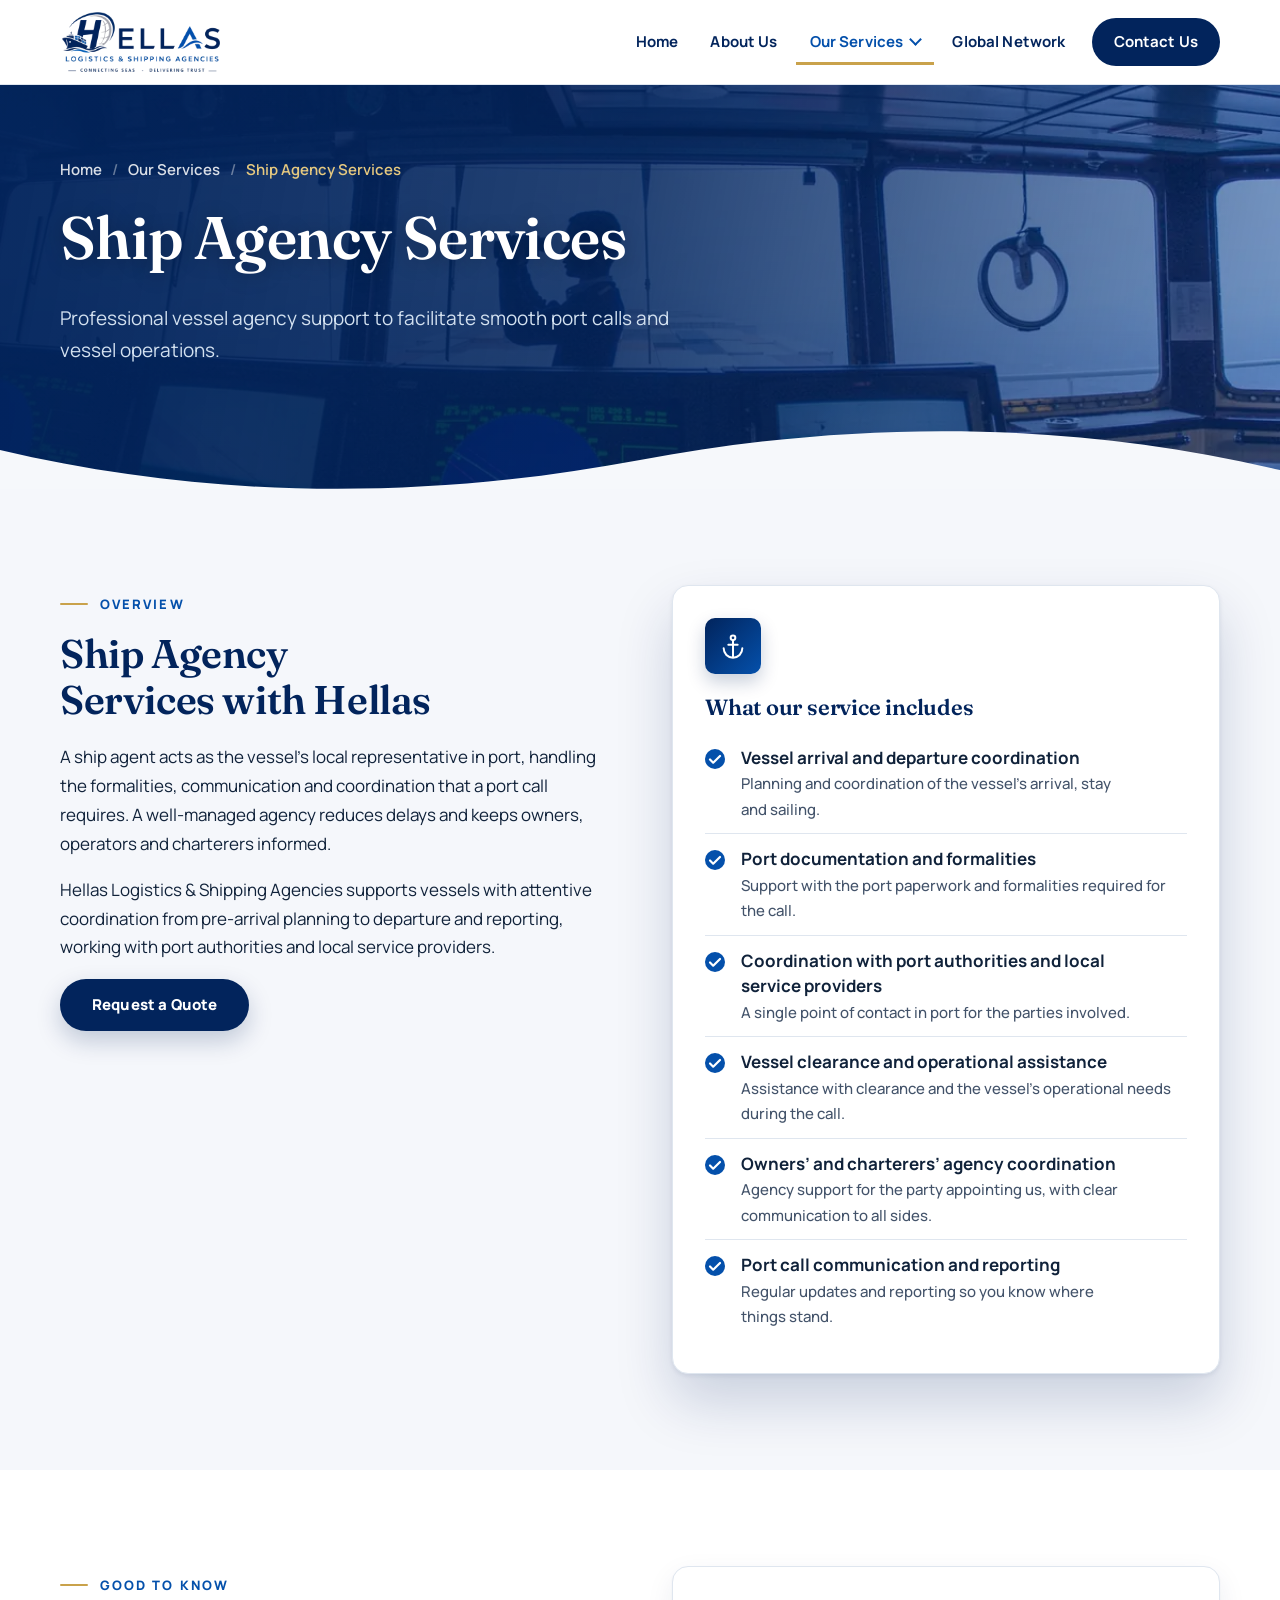
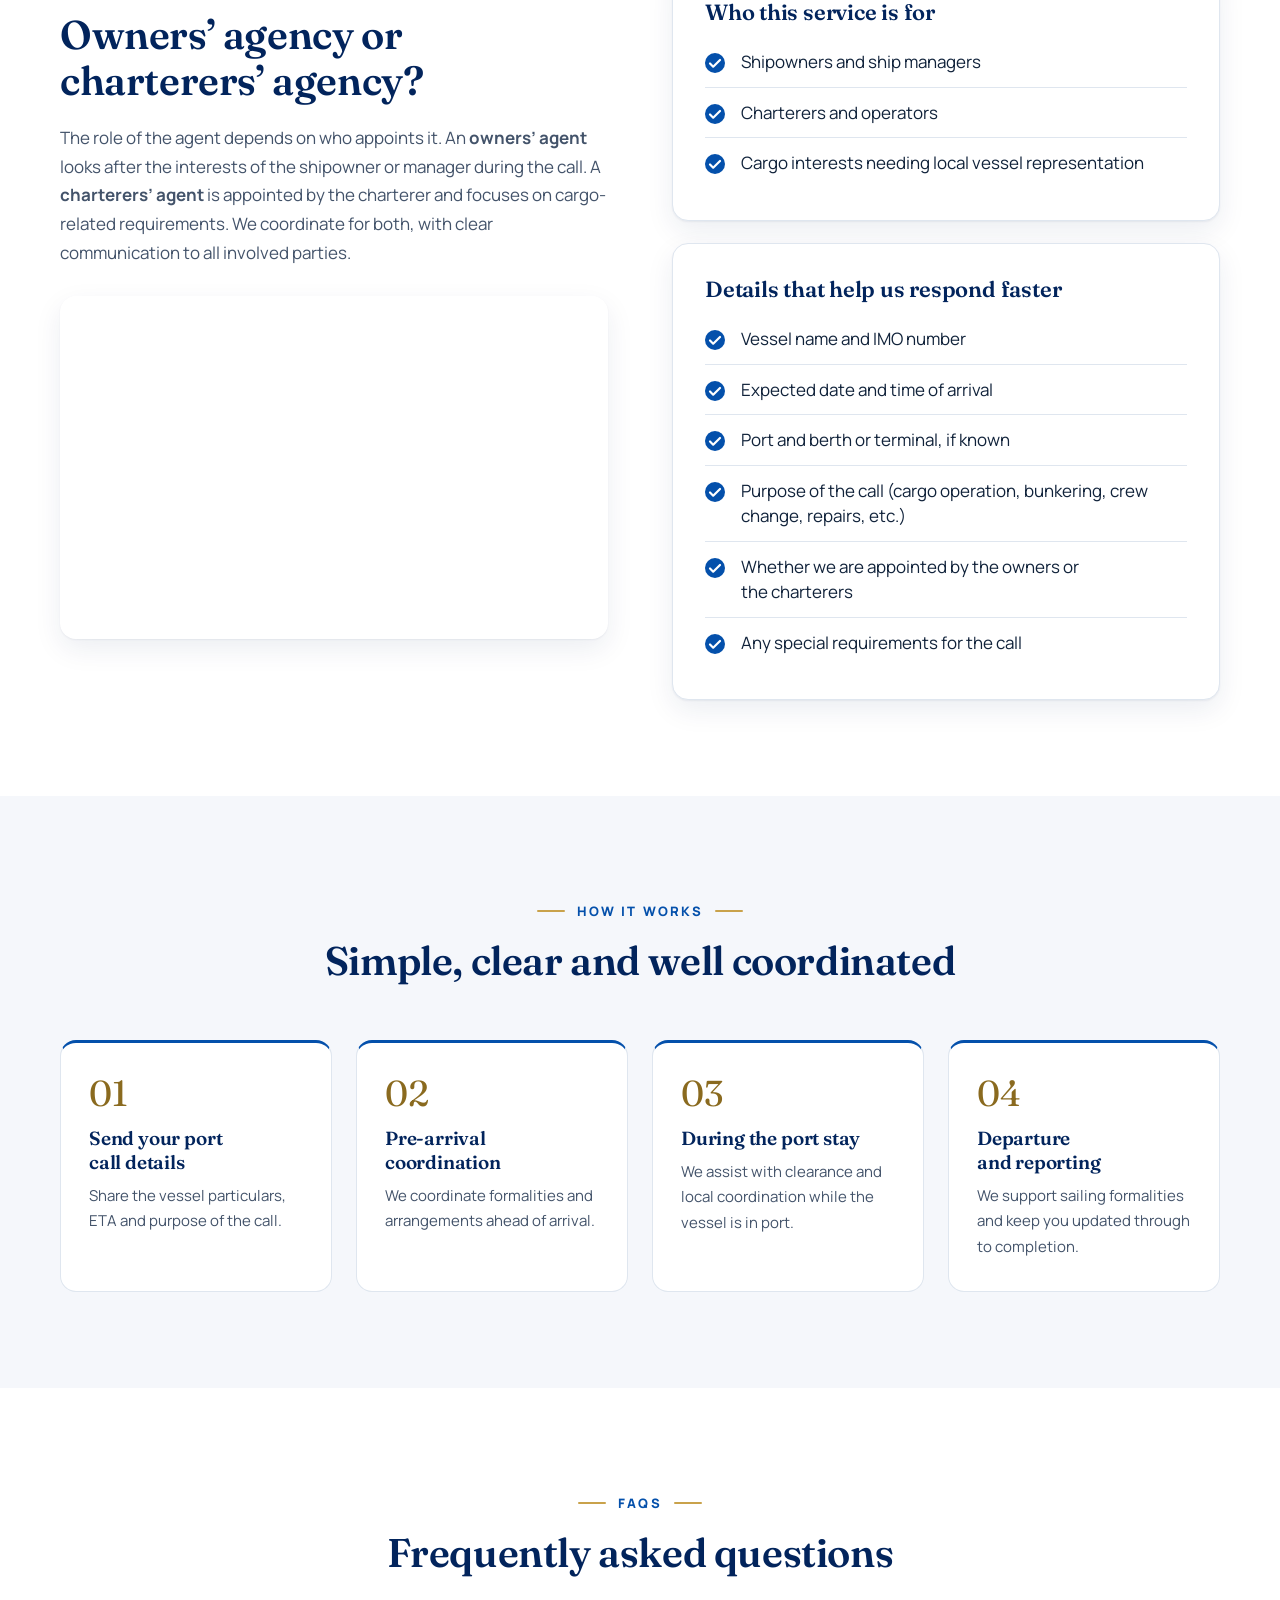
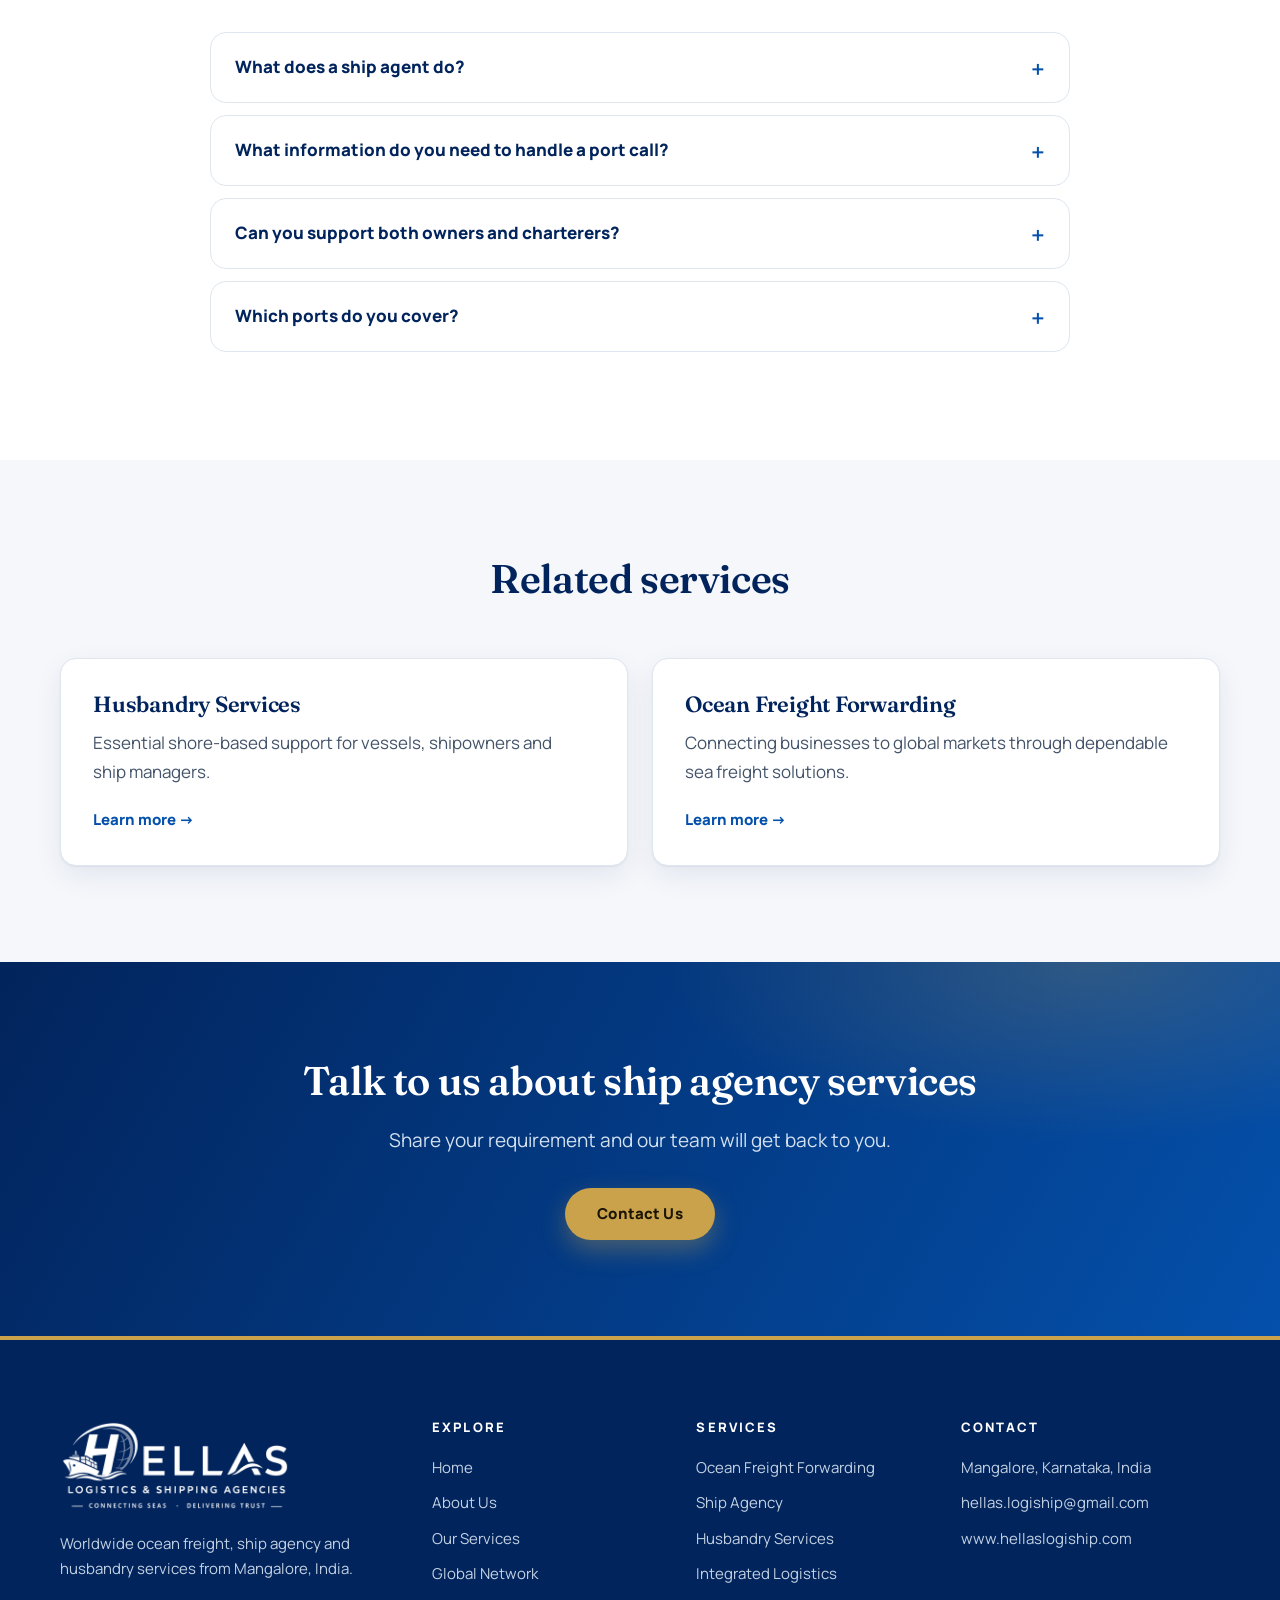
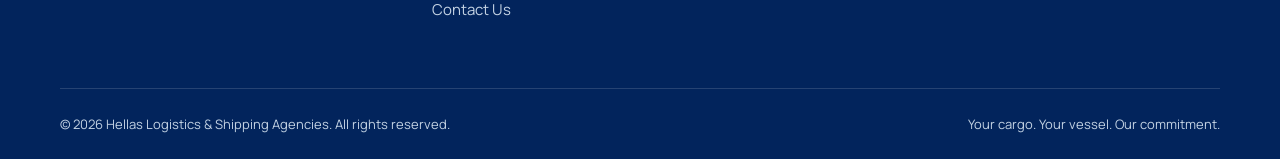
<file: ship-agency-services.html>
<!doctype html>
<html lang="en">
<head>
<meta charset="utf-8">
<meta name="viewport" content="width=device-width,initial-scale=1">
<title>Ship Agency Services | Port Call Support – Hellas Logistics</title>
<meta name="description" content="Ship agency services from Hellas, Mangalore, India: vessel arrival and departure coordination, port formalities, clearance and port call reporting.">
<link rel="canonical" href="https://www.hellaslogiship.com/ship-agency-services.html">
<meta name="robots" content="index,follow,max-image-preview:large">
<meta name="theme-color" content="#0a2540">
<meta property="og:type" content="website">
<meta property="og:site_name" content="Hellas Logistics & Shipping Agencies">
<meta property="og:title" content="Ship Agency Services | Port Call Support – Hellas Logistics">
<meta property="og:description" content="Ship agency services from Hellas, Mangalore, India: vessel arrival and departure coordination, port formalities, clearance and port call reporting.">
<meta property="og:url" content="https://www.hellaslogiship.com/ship-agency-services.html">
<meta property="og:image" content="https://www.hellaslogiship.com/assets/og-image.jpg">
<meta name="twitter:card" content="summary_large_image"><meta property="og:image:width" content="1200"><meta property="og:image:height" content="630"><meta property="og:image:alt" content="Hellas Logistics &amp; Shipping Agencies logo over an aerial view of a container ship"><meta property="og:locale" content="en_IN">
<link rel="icon" href="assets/favicon-32.png" sizes="32x32" type="image/png"><link rel="icon" href="assets/favicon.png" sizes="192x192" type="image/png"><link rel="apple-touch-icon" href="assets/apple-touch-icon.png"><link rel="manifest" href="manifest.webmanifest">
<link rel="preconnect" href="https://fonts.googleapis.com"><link rel="preconnect" href="https://fonts.gstatic.com" crossorigin>
<link href="https://fonts.googleapis.com/css2?family=Fraunces:ital,opsz,wght@0,9..144,600;0,9..144,700;1,9..144,500&family=Manrope:wght@400;500;600;700;800&display=swap" rel="stylesheet">

<link rel="stylesheet" href="assets/site.css?v=202610151512">
<script type="application/ld+json">{"@context": "https://schema.org", "@type": "Organization", "@id": "https://www.hellaslogiship.com/#org", "name": "Hellas Logistics & Shipping Agencies", "alternateName": "Hellas Logiship", "url": "https://www.hellaslogiship.com/", "slogan": "Connecting Seas. Delivering Trust.", "logo": "https://www.hellaslogiship.com/assets/favicon.png", "email": "hellas.logiship@gmail.com", "description": "Mangalore-based ocean freight forwarding, ship agency and husbandry services company supporting shipowners, ship managers, importers and exporters worldwide.", "address": {"@type": "PostalAddress", "addressLocality": "Mangalore", "addressRegion": "Karnataka", "addressCountry": "IN"}, "areaServed": "Worldwide", "contactPoint": {"@type": "ContactPoint", "contactType": "customer service", "email": "hellas.logiship@gmail.com", "availableLanguage": ["English"]}}</script><script type="application/ld+json">{"@context": "https://schema.org", "@type": "WebSite", "name": "Hellas Logistics & Shipping Agencies", "url": "https://www.hellaslogiship.com/"}</script><script type="application/ld+json">{"@context": "https://schema.org", "@type": "Service", "name": "Ship Agency Services", "serviceType": "Ship Agency Services", "provider": {"@id": "https://www.hellaslogiship.com/#org"}, "areaServed": "Worldwide", "url": "https://www.hellaslogiship.com/ship-agency-services.html", "description": "Ship agency services from Hellas, Mangalore, India: vessel arrival and departure coordination, port formalities, clearance and port call reporting."}</script><script type="application/ld+json">{"@context": "https://schema.org", "@type": "FAQPage", "mainEntity": [{"@type": "Question", "name": "What does a ship agent do?", "acceptedAnswer": {"@type": "Answer", "text": "A ship agent represents the vessel in port. This includes coordinating arrival and departure, handling port formalities, liaising with authorities and service providers and reporting back to the owners, managers or charterers."}}, {"@type": "Question", "name": "What information do you need to handle a port call?", "acceptedAnswer": {"@type": "Answer", "text": "Vessel name and IMO number, ETA, the port, the purpose of the call and who is appointing the agency. We confirm anything else needed once we have the basics."}}, {"@type": "Question", "name": "Can you support both owners and charterers?", "acceptedAnswer": {"@type": "Answer", "text": "Yes. We coordinate owners\u2019 and charterers\u2019 agency requirements and keep all parties informed."}}, {"@type": "Question", "name": "Which ports do you cover?", "acceptedAnswer": {"@type": "Answer", "text": "Please contact us with your port and requirements. We will confirm the arrangements available for your call."}}]}</script><script type="application/ld+json">{"@context": "https://schema.org", "@type": "BreadcrumbList", "itemListElement": [{"@type": "ListItem", "position": 1, "name": "Home", "item": "https://www.hellaslogiship.com/"}, {"@type": "ListItem", "position": 2, "name": "Our Services", "item": "https://www.hellaslogiship.com/services.html"}, {"@type": "ListItem", "position": 3, "name": "Ship Agency Services", "item": "https://www.hellaslogiship.com/ship-agency-services.html"}]}</script>
</head>
<body>
<a class="skip" href="#main">Skip to content</a>
<header class="site-header"><div class="wrap nav">
<a class="brand" href="index.html" aria-label="Hellas Logistics & Shipping Agencies home"><img src="assets/logo-480.webp" alt="Hellas Logistics & Shipping Agencies – Connecting Seas. Delivering Trust." width="480" height="190" fetchpriority="high" class="logo"></a>
<button class="burger" aria-label="Open menu" aria-expanded="false" aria-controls="menu"><span></span><span></span><span></span></button>
<nav aria-label="Main"><ul class="menu" id="menu"><li><a href="index.html">Home</a></li><li><a href="about.html">About Us</a></li><li class="has-sub"><a href="services.html" aria-current="page" aria-haspopup="true">Our Services</a><button class="sub-toggle" type="button" aria-expanded="false" aria-controls="mega-services" aria-label="Show services menu"><svg viewBox="0 0 24 24" width="18" height="18" aria-hidden="true"><path d="M6 9l6 6 6-6" fill="none" stroke="currentColor" stroke-width="2.4" stroke-linecap="round" stroke-linejoin="round"/></svg></button><div class="mega" id="mega-services"><div class="wrap mega-in"><div class="mega-intro"><span class="eyebrow dark">What we do</span><h3>Shipping &amp; maritime services</h3><p>Ocean freight, ship agency and husbandry, coordinated by one dependable partner.</p><a class="link-more" href="services.html">View all services</a></div><div class="mega-grid"><a class="mega-item" href="ocean-freight-forwarding.html"><span class="icon" aria-hidden="true"><svg viewBox="0 0 24 24"><rect x="2" y="7" width="20" height="11" rx="1"/><path d="M6 7v11M10 7v11M14 7v11M18 7v11"/></svg></span><span><b>Ocean Freight Forwarding</b><small>Import and export sea freight, FCL and LCL shipments.</small></span></a><a class="mega-item" href="ship-agency-services.html" aria-current="page"><span class="icon" aria-hidden="true"><svg viewBox="0 0 24 24"><circle cx="12" cy="5" r="2"/><path d="M12 7v14M8 11h8M4 14a8 8 0 0016 0"/></svg></span><span><b>Ship Agency Services</b><small>Port calls, clearance and vessel coordination.</small></span></a><a class="mega-item" href="husbandry-services.html"><span class="icon" aria-hidden="true"><svg viewBox="0 0 24 24"><circle cx="9" cy="8" r="3.5"/><path d="M2 20c0-4 3-6 7-6s7 2 7 6M17 5a3.5 3.5 0 010 7M22 20c0-3-2-5-4-5.5"/></svg></span><span><b>Husbandry Services</b><small>Crew changes, spares, stores and vessel supplies.</small></span></a><a class="mega-item" href="integrated-logistics-solutions.html"><span class="icon" aria-hidden="true"><svg viewBox="0 0 24 24"><path d="M12 3l9 5-9 5-9-5z"/><path d="M3 13l9 5 9-5"/></svg></span><span><b>Integrated Logistics</b><small>Planning and coordination tailored to your cargo.</small></span></a></div><div class="mega-cta"><b>Need a quote?</b><p>Tell us about your cargo or vessel and we will respond.</p><a class="btn btn-gold" href="contact.html">Send an Enquiry</a><small>hellas.logiship@gmail.com</small></div></div></div></li><li><a href="global-network.html">Global Network</a></li><li><a href="contact.html" class="cta">Contact Us</a></li><li class="menu-foot"><a class="btn btn-gold" href="contact.html">Request a Quote</a><a class="mf-line" href="mailto:hellas.logiship@gmail.com"><span class="icon" aria-hidden="true"><svg viewBox="0 0 24 24"><rect x="3" y="5" width="18" height="14" rx="2"/><path d="M3 7l9 6 9-6"/></svg></span><span>hellas.logiship@gmail.com</span></a><span class="mf-line"><span class="icon" aria-hidden="true"><svg viewBox="0 0 24 24"><path d="M12 21s7-6.2 7-11a7 7 0 10-14 0c0 4.8 7 11 7 11z"/><circle cx="12" cy="10" r="2.5"/></svg></span><span>Mangalore, Karnataka, India</span></span></li></ul></nav>
</div></header>
<main id="main">
<section class="hero page-hero hb-agency" style="padding:0"><div class="wrap"><nav class="crumbs" aria-label="Breadcrumb"><a href="index.html">Home</a><span aria-hidden="true">/</span><a href="services.html">Our Services</a><span aria-hidden="true">/</span><span aria-current="page">Ship Agency Services</span></nav><h1>Ship Agency Services</h1><p>Professional vessel agency support to facilitate smooth port calls and vessel operations.</p></div><div class="waves" aria-hidden="true"><svg viewBox="0 0 1440 80" preserveAspectRatio="none"><path d="M0 40c240 50 480 50 720 10s480-40 720 10v20H0z" fill="#f6f8fb"/></svg></div></section>
<section><div class="wrap split top">
<div class="reveal"><span class="eyebrow dark">Overview</span><h2>Ship Agency Services with Hellas</h2><p>A ship agent acts as the vessel&rsquo;s local representative in port, handling the formalities, communication and coordination that a port call requires. A well-managed agency reduces delays and keeps owners, operators and charterers informed.</p><p>Hellas Logistics &amp; Shipping Agencies supports vessels with attentive coordination from pre-arrival planning to departure and reporting, working with port authorities and local service providers.</p><a class="btn btn-navy" href="contact.html">Request a Quote</a></div>
<div class="card reveal" style="box-shadow:var(--shadow-lg)"><span class="icon" aria-hidden="true"><svg viewBox="0 0 24 24"><circle cx="12" cy="5" r="2"/><path d="M12 7v14M8 11h8M4 14a8 8 0 0016 0"/></svg></span><h3>What our service includes</h3><ul class="check"><li><strong>Vessel arrival and departure coordination</strong><br><span class="li-sub">Planning and coordination of the vessel&rsquo;s arrival, stay and sailing.</span></li><li><strong>Port documentation and formalities</strong><br><span class="li-sub">Support with the port paperwork and formalities required for the call.</span></li><li><strong>Coordination with port authorities and local service providers</strong><br><span class="li-sub">A single point of contact in port for the parties involved.</span></li><li><strong>Vessel clearance and operational assistance</strong><br><span class="li-sub">Assistance with clearance and the vessel&rsquo;s operational needs during the call.</span></li><li><strong>Owners&rsquo; and charterers&rsquo; agency coordination</strong><br><span class="li-sub">Agency support for the party appointing us, with clear communication to all sides.</span></li><li><strong>Port call communication and reporting</strong><br><span class="li-sub">Regular updates and reporting so you know where things stand.</span></li></ul></div>
</div></section>
<section class="alt"><div class="wrap split top">
<div class="reveal"><span class="eyebrow dark">Good to know</span><h2>Owners&rsquo; agency or charterers&rsquo; agency?</h2><div style="color:var(--muted)"><p>The role of the agent depends on who appoints it. An <strong>owners&rsquo; agent</strong> looks after the interests of the shipowner or manager during the call. A <strong>charterers&rsquo; agent</strong> is appointed by the charterer and focuses on cargo-related requirements. We coordinate for both, with clear communication to all involved parties.</p></div><figure class="photo-inline reveal"><img loading="lazy" src="assets/img/ship-bridge-800.webp" srcset="assets/img/ship-bridge-480.webp 480w, assets/img/ship-bridge-800.webp 800w, assets/img/ship-bridge-1200.webp 1200w, assets/img/ship-bridge-1800.webp 1800w" sizes="(max-width:700px) 100vw, 560px" width="2000" height="1407" decoding="async" alt="Navigator on the bridge of a cargo ship"></figure></div>
<div class="grid" style="gap:22px">
<div class="card reveal"><h3>Who this service is for</h3><ul class="check"><li>Shipowners and ship managers</li><li>Charterers and operators</li><li>Cargo interests needing local vessel representation</li></ul></div>
<div class="card reveal"><h3>Details that help us respond faster</h3><ul class="check"><li>Vessel name and IMO number</li><li>Expected date and time of arrival</li><li>Port and berth or terminal, if known</li><li>Purpose of the call (cargo operation, bunkering, crew change, repairs, etc.)</li><li>Whether we are appointed by the owners or the charterers</li><li>Any special requirements for the call</li></ul></div>
</div></div></section>
<section><div class="wrap"><div class="sec-head reveal"><span class="eyebrow dark">How it works</span><h2>Simple, clear and well coordinated</h2></div><div class="steps"><div class="step reveal"><h3>Send your port call details</h3><p>Share the vessel particulars, ETA and purpose of the call.</p></div><div class="step reveal"><h3>Pre-arrival coordination</h3><p>We coordinate formalities and arrangements ahead of arrival.</p></div><div class="step reveal"><h3>During the port stay</h3><p>We assist with clearance and local coordination while the vessel is in port.</p></div><div class="step reveal"><h3>Departure and reporting</h3><p>We support sailing formalities and keep you updated through to completion.</p></div></div></div></section>
<section class="alt"><div class="wrap" style="max-width:860px"><div class="sec-head reveal"><span class="eyebrow dark">FAQs</span><h2>Frequently asked questions</h2></div><details class="faq reveal"><summary>What does a ship agent do?</summary><p>A ship agent represents the vessel in port. This includes coordinating arrival and departure, handling port formalities, liaising with authorities and service providers and reporting back to the owners, managers or charterers.</p></details><details class="faq reveal"><summary>What information do you need to handle a port call?</summary><p>Vessel name and IMO number, ETA, the port, the purpose of the call and who is appointing the agency. We confirm anything else needed once we have the basics.</p></details><details class="faq reveal"><summary>Can you support both owners and charterers?</summary><p>Yes. We coordinate owners&rsquo; and charterers&rsquo; agency requirements and keep all parties informed.</p></details><details class="faq reveal"><summary>Which ports do you cover?</summary><p>Please contact us with your port and requirements. We will confirm the arrangements available for your call.</p></details></div></section>
<section><div class="wrap"><div class="sec-head reveal"><h2>Related services</h2></div><div class="grid g2"><a class="card reveal" href="husbandry-services.html" style="text-decoration:none"><h3>Husbandry Services</h3><p>Essential shore-based support for vessels, shipowners and ship managers.</p><span class="link-more">Learn more</span></a><a class="card reveal" href="ocean-freight-forwarding.html" style="text-decoration:none"><h3>Ocean Freight Forwarding</h3><p>Connecting businesses to global markets through dependable sea freight solutions.</p><span class="link-more">Learn more</span></a></div></div></section>
<section class="banner"><div class="wrap reveal"><h2>Talk to us about ship agency services</h2><p>Share your requirement and our team will get back to you.</p><a class="btn btn-gold" href="contact.html">Contact Us</a></div></section>
</main>
<footer class="site-footer"><div class="wrap">
<div class="footer-grid">
<div class="footer-brand"><img src="assets/logo-white-480.webp" alt="Hellas Logistics & Shipping Agencies" width="480" height="190" class="logo-foot" loading="lazy"><p>Worldwide ocean freight, ship agency and husbandry services from Mangalore, India.</p></div>
<div><h4>Explore</h4><ul><li><a href="index.html">Home</a></li><li><a href="about.html">About Us</a></li><li><a href="services.html">Our Services</a></li><li><a href="global-network.html">Global Network</a></li><li><a href="contact.html">Contact Us</a></li></ul></div>
<div><h4>Services</h4><ul><li><a href="ocean-freight-forwarding.html">Ocean Freight Forwarding</a></li><li><a href="ship-agency-services.html">Ship Agency</a></li><li><a href="husbandry-services.html">Husbandry Services</a></li><li><a href="integrated-logistics-solutions.html">Integrated Logistics</a></li></ul></div>
<div><h4>Contact</h4><ul><li>Mangalore, Karnataka, India</li><li><a href="mailto:hellas.logiship@gmail.com">hellas.logiship@gmail.com</a></li><li><a href="https://www.hellaslogiship.com">www.hellaslogiship.com</a></li></ul></div>
</div>
<div class="footer-bottom"><span>&copy; <span id="yr">2026</span> Hellas Logistics & Shipping Agencies. All rights reserved.</span><span>Your cargo. Your vessel. Our commitment.</span></div>
</div></footer>
<div class="mobile-bar"><a class="mb-main" href="contact.html">Request a Quote</a><a class="mb-mail" href="mailto:hellas.logiship@gmail.com" aria-label="Email Hellas Logistics"><svg viewBox="0 0 24 24" width="22" height="22" aria-hidden="true" fill="none" stroke="currentColor" stroke-width="1.9" stroke-linecap="round" stroke-linejoin="round"><rect x="3" y="5" width="18" height="14" rx="2"/><path d="M3 7l9 6 9-6"/></svg></a></div>
<script src="assets/main.js?v=202610151512" defer></script>
</body></html>
</file>
<file: assets/site.css>
:root{--navy:#02245c;--navy-2:#0a3d8f;--blue:#0450ab;--teal:#0450ab;--teal-d:#0450ab;--gold:#c9a24b;--gold-l:#e6c97f;--gold-d:#8a6a1f;--ink:#10223a;--muted:#43536a;--bg:#f5f7fb;--card:#fff;--line:#dfe6ef;--r-sm:10px;--r-md:16px;--r-lg:24px;--shadow:0 1px 2px rgba(2,36,92,.06),0 10px 28px rgba(2,36,92,.08);--shadow-lg:0 2px 4px rgba(2,36,92,.08),0 28px 56px rgba(2,36,92,.18);--serif:'Fraunces',Georgia,serif;--sans:'Manrope',system-ui,-apple-system,'Segoe UI',Roboto,sans-serif;--fs-label:.8125rem;--fs-sm:.9375rem;--fs-body:1.0625rem;--fs-lead:1.1875rem;--fs-h3:1.375rem;--fs-h2s:1.625rem;--fs-h2:clamp(1.75rem,3.2vw,2.5rem);--fs-h1:clamp(2.25rem,5.2vw,3.75rem);--sec:6rem;--sec-m:4rem}*{box-sizing:border-box}html{scroll-behavior:smooth;scroll-padding-top:92px;-webkit-text-size-adjust:100%}body{margin:0;font-family:var(--sans);font-size:var(--fs-body);line-height:1.7;color:var(--ink);background:var(--bg);-webkit-font-smoothing:antialiased;text-rendering:optimizeLegibility}img,svg{max-width:100%}img{height:auto;display:block}a{color:var(--blue);text-decoration:none}a:hover{text-decoration:underline}h1,h2,h3,h4{font-family:var(--serif);color:var(--navy);line-height:1.15;margin:0 0 .5em;font-weight:600;letter-spacing:-.01em;text-wrap:balance}h1{font-size:var(--fs-h1)}h2{font-size:var(--fs-h2)}h3{font-size:var(--fs-h3);line-height:1.25}.h2s{font-size:var(--fs-h2s)}p{margin:0 0 1em;text-wrap:pretty}li{text-wrap:pretty}.wrap{width:min(1160px,100% - 40px);margin-inline:auto}.skip{position:absolute;left:-999px;top:0;background:var(--gold);color:#000;padding:10px 16px;z-index:100}.skip:focus{left:10px;top:10px}:focus-visible{outline:3px solid var(--gold);outline-offset:3px;border-radius:4px}section{padding:var(--sec) 0}.alt{background:#fff}.grid{display:grid;gap:24px}.g2{grid-template-columns:repeat(2,1fr)}.g3{grid-template-columns:repeat(3,1fr)}.g4{grid-template-columns:repeat(4,1fr)}.site-header{position:sticky;top:0;z-index:60;background:#fff;border-bottom:1px solid var(--line);transition:box-shadow .25s}.site-header.scrolled{box-shadow:0 8px 24px rgba(2,36,92,.1)}.nav{display:flex;align-items:center;justify-content:space-between;height:84px;gap:24px}.brand{display:flex;align-items:center;color:var(--navy);text-decoration:none!important}.logo{height:64px;width:auto}.menu{display:flex;align-items:center;gap:4px;list-style:none;margin:0;padding:0}.menu a{display:block;padding:10px 14px;color:var(--navy);font-weight:700;font-size:var(--fs-sm);border-radius:var(--r-sm);letter-spacing:.01em}.menu a:hover{background:var(--bg);text-decoration:none}.menu a[aria-current=page]{color:var(--blue);box-shadow:inset 0 -3px 0 var(--gold);border-radius:0}.menu .cta{background:var(--navy);color:#fff;margin-left:8px;border-radius:999px;padding:11px 22px}.menu .cta:hover{background:var(--blue);color:#fff}.menu .cta[aria-current=page]{box-shadow:none;color:#fff;border-radius:999px}.burger{display:none;background:none;border:0;padding:0}.menu-foot,.mobile-bar{display:none}.has-sub{position:static}.has-sub>a::after{content:"";display:inline-block;width:7px;height:7px;margin:0 0 3px 8px;border-right:2px solid currentColor;border-bottom:2px solid currentColor;transform:rotate(45deg);transition:.25s}.has-sub:hover>a::after,.has-sub.open>a::after{transform:rotate(-135deg);margin-bottom:-2px}.sub-toggle{display:none}.mega{position:absolute;left:0;right:0;top:100%;background:#fff;border-top:1px solid var(--line);border-bottom:3px solid var(--gold);box-shadow:0 30px 60px rgba(2,36,92,.18);opacity:0;visibility:hidden;transform:translateY(10px);transition:opacity .22s,transform .22s,visibility .22s;z-index:60}.has-sub:hover>.mega,.has-sub:focus-within>.mega,.has-sub.open>.mega{opacity:1;visibility:visible;transform:none}.mega-in{display:grid;grid-template-columns:1fr 1.9fr 1fr;gap:40px;padding:40px 0;align-items:stretch}.mega-intro h3{font-size:var(--fs-h2s);margin-bottom:12px}.mega-intro p{color:var(--muted);font-size:var(--fs-sm)}.mega-grid{display:grid;grid-template-columns:1fr 1fr;gap:8px}.menu .mega-item{display:flex;gap:16px;align-items:flex-start;padding:16px;border-radius:var(--r-md);color:var(--navy);border:1px solid transparent;transition:.2s;white-space:normal;box-shadow:none}.menu .mega-item:hover{background:var(--bg);border-color:var(--line);text-decoration:none}.menu .mega-item[aria-current=page]{background:var(--bg);border-radius:var(--r-md);box-shadow:none}.mega-item .icon{flex:none;margin:0;width:44px;height:44px;border-radius:var(--r-sm);box-shadow:none}.mega-item .icon svg{width:22px;height:22px}.mega-item>span:not(.icon){display:flex;flex-direction:column}.mega-item b{font-size:var(--fs-sm);line-height:1.35}.mega-item small{color:var(--muted);font-size:var(--fs-label);font-weight:500;margin-top:4px;line-height:1.5}.mega-cta{background:linear-gradient(160deg,var(--navy),var(--navy-2));color:#fff;border-radius:var(--r-md);padding:28px;display:flex;flex-direction:column;gap:12px}.mega-cta b{font-family:var(--serif);font-size:var(--fs-h3);font-weight:600}.mega-cta p{color:#d3e1f0;font-size:var(--fs-sm);margin:0}.mega-cta small{color:#b6c9de;text-align:center;font-size:var(--fs-label)}.menu .mega .btn-gold{color:#1b1405;margin:0;padding:12px 20px;font-size:var(--fs-sm);justify-content:center}.menu .mega .link-more{display:inline-block;padding:0;color:var(--blue)}.menu .mega .link-more:hover{background:none;text-decoration:underline}.btn{display:inline-flex;align-items:center;justify-content:center;gap:10px;padding:15px 30px;border-radius:999px;font-weight:800;font-size:var(--fs-sm);letter-spacing:.01em;border:2px solid transparent;cursor:pointer;font-family:inherit;transition:transform .25s,background .25s,box-shadow .25s;text-decoration:none!important;line-height:1.2}.btn-gold{background:var(--gold);color:#1b1405;box-shadow:0 10px 24px rgba(201,162,75,.35)}.btn-gold:hover{background:var(--gold-l);transform:translateY(-2px)}.btn-ghost{border-color:rgba(255,255,255,.6);color:#fff}.btn-ghost:hover{background:rgba(255,255,255,.12)}.btn-navy{background:var(--navy);color:#fff;box-shadow:0 10px 24px rgba(2,36,92,.22)}.btn-navy:hover{background:var(--blue);transform:translateY(-2px)}.link-more{display:inline-block;font-weight:800;font-size:var(--fs-sm);color:var(--blue)}.link-more::after{content:" →"}.eyebrow{display:inline-flex;align-items:center;gap:12px;font-size:var(--fs-label);letter-spacing:.16em;text-transform:uppercase;font-weight:800;color:var(--gold-l);margin-bottom:16px}.eyebrow::before{content:"";width:28px;height:2px;background:currentColor;border-radius:2px}.eyebrow.dark{color:var(--blue)}.eyebrow.dark::before{background:var(--gold)}.sec-head{max-width:720px;margin:0 auto 56px;text-align:center}.sec-head .eyebrow{justify-content:center}.sec-head .eyebrow::after{content:"";width:28px;height:2px;background:var(--gold);border-radius:2px}.sec-head p{color:var(--muted);font-size:var(--fs-lead)}.quote{font-family:var(--serif);font-style:italic;font-size:var(--fs-h2s);color:var(--gold-l);line-height:1.3;margin:0}.hero{position:relative;overflow:hidden;color:#fff;padding:0;background:radial-gradient(1100px 520px at 82% 12%,#165a94 0,transparent 62%),linear-gradient(160deg,var(--navy),var(--navy-2))}.hero .wrap{display:grid;grid-template-columns:1.05fr .95fr;gap:56px;align-items:center;padding:88px 0 120px;position:relative;z-index:2;min-height:580px}.hero h1{color:#fff}.hero h1 em{font-style:italic;color:var(--gold-l)}.hero .lead{font-size:var(--fs-lead);line-height:1.7;color:#d3e1f0;max-width:540px}.tags{display:flex;flex-wrap:wrap;gap:10px;margin:24px 0 32px}.tag{border:1px solid rgba(255,255,255,.3);border-radius:999px;padding:7px 16px;font-size:var(--fs-sm);font-weight:700;color:#fff;background:rgba(255,255,255,.07)}.hero-actions{display:flex;flex-wrap:wrap;gap:16px}.waves{position:absolute;left:0;right:0;bottom:-1px;line-height:0;z-index:3}.waves svg{width:100%;height:80px;display:block}.page-hero{min-height:280px;display:flex;align-items:center;background-color:var(--navy)}.page-hero .wrap{display:block;padding:72px 0 104px;min-height:0;gap:0}.page-hero h1{text-shadow:0 2px 20px rgba(0,0,0,.25)}.page-hero p{max-width:640px;color:#d3e1f0;font-size:var(--fs-lead)}.quickbar-wrap{padding:0;margin-top:-60px;position:relative;z-index:6}.quickbar{display:grid;grid-template-columns:repeat(4,1fr);background:#fff;border-radius:var(--r-lg);box-shadow:var(--shadow-lg);border:1px solid var(--line);overflow:hidden}.qb{display:flex;gap:16px;align-items:center;padding:24px;color:var(--navy);text-decoration:none!important;border-right:1px solid var(--line);transition:background .2s}.qb:last-child{border-right:0}.qb:hover{background:var(--bg)}.qb .icon{margin:0;width:48px;height:48px;flex:none}.qb span:not(.icon){display:flex;flex-direction:column;line-height:1.35;min-width:0}.qb b{font-size:var(--fs-sm)}.qb small{color:var(--muted);font-size:var(--fs-label);overflow-wrap:anywhere}.quickbar-wrap+section{padding-top:calc(var(--sec) - 8px)}.icon{width:56px;height:56px;border-radius:var(--r-sm);display:grid;place-items:center;background:linear-gradient(135deg,var(--navy),var(--blue));color:#fff;margin-bottom:20px;box-shadow:0 8px 18px rgba(2,36,92,.22);flex:none}.icon svg{width:28px;height:28px;stroke:currentColor;fill:none;stroke-width:1.7;stroke-linecap:round;stroke-linejoin:round}.card{position:relative;display:flex;flex-direction:column;overflow:hidden;background:var(--card);border:1px solid var(--line);border-radius:var(--r-md);padding:32px;box-shadow:var(--shadow);transition:transform .3s,box-shadow .3s}.card::before{content:"";position:absolute;left:0;top:0;height:3px;width:0;background:linear-gradient(90deg,var(--gold),var(--blue));transition:width .4s}.card:hover{transform:translateY(-5px);box-shadow:var(--shadow-lg)}.card:hover::before{width:100%}.card p{color:var(--muted);margin:0}.card .link-more{margin-top:auto;padding-top:20px}a.card{text-decoration:none!important;color:inherit}.check{list-style:none;padding:0;margin:0}.check li{position:relative;padding:12px 0 12px 36px;border-bottom:1px solid var(--line);line-height:1.5}.check li:last-child{border:0}.check li::before{content:"";position:absolute;left:0;top:16px;width:20px;height:20px;border-radius:50%;background:var(--blue) url("data:image/svg+xml,%3Csvg xmlns='http://www.w3.org/2000/svg' viewBox='0 0 20 20'%3E%3Cpath d='M5 10.5l3.2 3.2L15 7' fill='none' stroke='white' stroke-width='2.2' stroke-linecap='round' stroke-linejoin='round'/%3E%3C/svg%3E") center/contain no-repeat}.li-sub{color:var(--muted);font-size:var(--fs-sm);font-weight:500}.note{background:#fff7e3;border-left:4px solid var(--gold);padding:16px 20px;border-radius:var(--r-sm);font-size:var(--fs-sm);color:#4f3e12;margin-top:20px}.split{display:grid;grid-template-columns:1fr 1fr;gap:64px;align-items:center}.split.top{align-items:start}.panel{background:linear-gradient(160deg,var(--navy),var(--navy-2));color:#fff;border-radius:var(--r-lg);padding:48px;box-shadow:var(--shadow-lg);position:relative;overflow:hidden}.panel h3{color:#fff}.panel p{color:#d3e1f0}.panel::after{content:"";position:absolute;right:-60px;bottom:-60px;width:220px;height:220px;border-radius:50%;border:30px solid rgba(201,162,75,.18)}.svc{display:grid;grid-template-columns:.8fr 1.2fr;gap:56px;padding:56px 0;border-top:1px solid var(--line);align-items:start}.svc:first-of-type{border-top:0}.svc .letter{font-family:var(--serif);font-size:4rem;line-height:1;color:var(--gold);margin-bottom:8px}.svc>div:first-child p{color:var(--muted)}.bento{display:grid;grid-template-columns:1.1fr 1fr;grid-template-rows:repeat(3,auto);gap:20px}.bento-lg{grid-row:1/4;position:relative;min-height:500px;border-radius:var(--r-lg);overflow:hidden;color:#fff;display:flex;align-items:flex-end;text-decoration:none!important;box-shadow:var(--shadow-lg);background:var(--navy)}.bento-lg>img{position:absolute;inset:0;width:100%;height:100%;object-fit:cover;transition:transform .8s}.bento-lg:hover>img{transform:scale(1.04)}.bento-body{position:relative;width:100%;padding:56px 36px 36px;background:linear-gradient(to top,rgba(2,36,92,.97) 0%,rgba(2,36,92,.82) 55%,rgba(2,36,92,0) 100%)}.bento-body h3{color:#fff;font-size:var(--fs-h2s)}.bento-body p{color:#d3e1f0;margin:0 0 12px}.bento-body .link-more{color:var(--gold-l)}.bento-sm{display:flex;gap:20px;align-items:flex-start;background:#fff;border:1px solid var(--line);border-radius:var(--r-md);padding:28px;box-shadow:var(--shadow);text-decoration:none!important;color:inherit;transition:transform .3s,box-shadow .3s}.bento-sm:hover{transform:translateY(-4px);box-shadow:var(--shadow-lg)}.bento-sm .icon{margin:0}.bento-sm h3{margin-bottom:6px}.bento-sm p{color:var(--muted);margin:0 0 8px;font-size:var(--fs-sm)}.why{display:grid;grid-template-columns:repeat(3,1fr);gap:0 56px}.why-item{border-top:2px solid var(--navy);padding:28px 0 40px}.why-n{display:block;font-family:var(--serif);font-size:var(--fs-h3);color:var(--gold-d);margin-bottom:12px;font-weight:600}.why-item h3{margin-bottom:10px}.why-item p{color:var(--muted);margin:0}.steps{counter-reset:s;display:grid;grid-template-columns:repeat(4,1fr);gap:24px}.step{counter-increment:s;position:relative;padding:32px 28px;background:#fff;border:1px solid var(--line);border-top:3px solid var(--blue);border-radius:var(--r-md);transition:transform .3s,box-shadow .3s}.step:hover{transform:translateY(-4px);box-shadow:var(--shadow)}.step::before{content:counter(s,decimal-leading-zero);font-family:var(--serif);font-size:2.25rem;line-height:1;display:block;margin-bottom:16px;color:var(--gold-d)}.step h3{font-size:var(--fs-lead);margin-bottom:8px}.step p{margin:0;color:var(--muted);font-size:var(--fs-sm)}.banner{padding:96px 0;text-align:center;color:#fff;background:radial-gradient(700px 300px at 85% 0%,rgba(201,162,75,.22),transparent 60%),linear-gradient(120deg,var(--navy),var(--blue))}.banner h2{color:#fff;max-width:760px;margin-inline:auto}.banner p{color:#d3e1f0;max-width:620px;margin:0 auto 32px;font-size:var(--fs-lead)}.photo-banner{position:relative;color:#fff;text-align:center;padding:120px 0;overflow:hidden;background-color:var(--navy)}.photo-banner h2{color:#fff;max-width:780px;margin-inline:auto}.photo-banner p{color:#d3e1f0;max-width:660px;margin:0 auto 32px;font-size:var(--fs-lead)}.photo-banner .eyebrow{color:var(--gold-l)}.hero-photo{margin:0;position:relative;border-radius:var(--r-lg);overflow:hidden;box-shadow:0 30px 60px rgba(0,0,0,.35);aspect-ratio:3/2;background:var(--navy-2)}.hero-photo img{width:100%;height:100%;object-fit:cover}.hero-photo figcaption{position:absolute;left:16px;right:16px;bottom:16px;background:rgba(2,36,92,.88);backdrop-filter:blur(6px);color:#fff;border-radius:var(--r-sm);padding:14px 18px;display:flex;flex-direction:column;font-size:var(--fs-sm);border-left:4px solid var(--gold)}.hero-photo figcaption b{font-family:var(--serif);font-size:var(--fs-lead);font-weight:600}.hero-photo figcaption span{color:#d3e1f0}.photo-card{margin:0;position:relative;border-radius:var(--r-lg);overflow:hidden;box-shadow:var(--shadow-lg);min-height:460px;display:flex;align-items:flex-end;background:var(--navy-2)}.photo-card img{position:absolute;inset:0;width:100%;height:100%;object-fit:cover}.photo-card figcaption{position:relative;color:#fff;padding:56px 36px 36px;background:linear-gradient(to top,rgba(2,36,92,.97) 0%,rgba(2,36,92,.8) 55%,rgba(2,36,92,0) 100%);width:100%}.photo-card h3{color:#fff;font-size:var(--fs-h2s)}.photo-card p{color:#d3e1f0;margin:0 0 8px}.photo-card .quote{margin-top:16px}.photo-band{margin:0;position:relative;border-radius:var(--r-lg);overflow:hidden;box-shadow:var(--shadow)}.photo-band img{width:100%;height:clamp(240px,32vw,420px);object-fit:cover}.photo-band figcaption{position:absolute;left:0;bottom:0;padding:24px 32px;background:linear-gradient(90deg,rgba(2,36,92,.92),transparent);color:#fff;font-family:var(--serif);font-style:italic;font-size:var(--fs-h2s);width:65%}.photo-inline{margin:0}.photo-inline img{width:100%;border-radius:var(--r-md);margin-top:28px;box-shadow:var(--shadow);aspect-ratio:16/10;object-fit:cover}.photo-inline.sm img{margin-top:20px;max-height:230px}.img-card{display:flex;flex-direction:column;background:#fff;border:1px solid var(--line);border-radius:var(--r-md);overflow:hidden;box-shadow:var(--shadow);transition:transform .3s,box-shadow .3s}.img-card:hover{transform:translateY(-5px);box-shadow:var(--shadow-lg)}.img-card img{width:100%;height:260px;object-fit:cover;transition:transform .7s}.img-card:hover img{transform:scale(1.04)}.img-card .body{display:flex;flex-direction:column;flex:1;padding:28px 32px 32px}.img-card p{color:var(--muted)}.img-card .link-more{margin-top:auto;padding-top:12px}.mosaic{display:grid;grid-template-columns:1.3fr 1fr;grid-template-rows:1fr 1fr;gap:20px;height:540px}.mosaic figure{margin:0;position:relative;border-radius:var(--r-md);overflow:hidden;box-shadow:var(--shadow);background:var(--navy-2)}.mosaic figure:first-child{grid-row:1/3}.mosaic img{width:100%;height:100%;object-fit:cover;transition:transform .7s}.mosaic figure:hover img{transform:scale(1.05)}.mosaic figcaption{position:absolute;left:0;right:0;bottom:0;padding:36px 24px 20px;color:#fff;font-weight:800;font-size:var(--fs-sm);background:linear-gradient(to top,rgba(2,36,92,.9),transparent)}.faq{background:#fff;border:1px solid var(--line);border-radius:var(--r-md);margin-bottom:12px;padding:0 24px;transition:box-shadow .25s,border-color .25s}.faq[open]{box-shadow:var(--shadow);border-color:#cbd8e8}.faq summary{cursor:pointer;font-weight:800;padding:20px 32px 20px 0;color:var(--navy);list-style:none;position:relative}.faq summary::-webkit-details-marker{display:none}.faq summary::after{content:"+";position:absolute;right:0;top:16px;font-size:1.5rem;color:var(--blue);font-weight:600}.faq[open] summary::after{content:"–"}.faq summary:hover{color:var(--blue)}.faq p{color:var(--muted);padding-bottom:20px;margin:0}.contact-grid{display:grid;grid-template-columns:.9fr 1.1fr;gap:56px;align-items:start}.info-item{display:flex;gap:16px;margin-bottom:24px}.info-item .icon{flex:none;margin:0;width:48px;height:48px}.info-item h3{font-family:var(--sans);font-size:var(--fs-body);font-weight:800;margin-bottom:2px;letter-spacing:0}.info-item p{margin:0;color:var(--muted)}form label{display:block;font-weight:800;font-size:var(--fs-sm);margin-bottom:8px;color:var(--navy)}form .row{display:grid;grid-template-columns:1fr 1fr;gap:20px}form .f{margin-bottom:20px}input,select,textarea{width:100%;min-height:50px;padding:13px 16px;border:1.5px solid #cdd8e5;border-radius:var(--r-sm);font:inherit;font-size:1rem;background:#fbfcfe;color:var(--ink);transition:.2s}input:focus,select:focus,textarea:focus{outline:none;border-color:var(--blue);box-shadow:0 0 0 4px rgba(4,80,171,.15)}textarea{min-height:150px;resize:vertical}.hp{position:absolute;left:-9999px}form .btn{width:100%}.form-note{font-size:var(--fs-sm);color:var(--muted);margin:12px 0 0}.map-box{background:linear-gradient(160deg,var(--navy),var(--navy-2));border-radius:var(--r-lg);padding:20px;box-shadow:var(--shadow-lg)}.site-footer{background:var(--navy);color:#c3d2e3;padding:80px 0 0;font-size:var(--fs-sm);border-top:4px solid var(--gold)}.footer-grid{display:grid;grid-template-columns:1.5fr 1fr 1fr 1.2fr;gap:48px;padding-bottom:56px}.site-footer h4{color:#fff;font-family:var(--sans);font-size:var(--fs-label);letter-spacing:.16em;text-transform:uppercase;margin-bottom:20px;font-weight:800}.site-footer a{color:#c3d2e3}.site-footer a:hover{color:var(--gold-l);text-decoration:none}.site-footer ul{list-style:none;padding:0;margin:0}.site-footer li{margin-bottom:10px}.site-footer li a{display:inline-block;transition:transform .2s,color .2s}.site-footer li a:hover{transform:translateX(4px)}.logo-foot{width:240px;height:auto;background:#fff;border-radius:var(--r-sm);padding:10px 14px;margin-bottom:20px}.footer-brand p{max-width:300px}.footer-bottom{border-top:1px solid rgba(255,255,255,.14);padding:24px 0;display:flex;justify-content:space-between;flex-wrap:wrap;gap:12px;font-size:var(--fs-label)}.reveal{opacity:0;transform:translateY(24px);transition:opacity .7s,transform .7s}.reveal.in{opacity:1;transform:none}@media (prefers-reduced-motion:reduce){.reveal{opacity:1;transform:none;transition:none}html{scroll-behavior:auto}*{transition:none!important}}@media(hover:none){.card:hover,.img-card:hover,.step:hover,.bento-sm:hover{transform:none}.card:hover::before{width:0}.img-card:hover img,.mosaic figure:hover img,.bento-lg:hover>img{transform:none}}@media(max-width:1020px){.mega-in{grid-template-columns:1fr 1.6fr}.mega-cta{display:none}}@media(max-width:960px){.hero .wrap,.split,.contact-grid,.svc{grid-template-columns:1fr}.hero .wrap{padding:56px 0 100px;min-height:0;gap:32px}.hero-photo{max-width:none}.g3,.g4,.steps{grid-template-columns:repeat(2,1fr)}.why{grid-template-columns:repeat(2,1fr)}.footer-grid{grid-template-columns:1fr 1fr;gap:32px 24px}.footer-grid>div:first-child,.footer-grid>div:last-child{grid-column:1/-1}.svc{gap:20px;padding:40px 0}.bento{grid-template-columns:1fr}.bento-lg{grid-row:auto;min-height:400px}.quickbar{grid-template-columns:1fr 1fr}.qb:nth-child(2){border-right:0}.qb:nth-child(-n+2){border-bottom:1px solid var(--line)}.mosaic{height:auto;grid-template-columns:1fr 1fr;grid-template-rows:auto}.mosaic figure:first-child{grid-column:1/3;grid-row:auto;aspect-ratio:16/9}.mosaic figure{aspect-ratio:16/10}.split{gap:40px}}@media(max-width:860px){:root{--sec:4.5rem}.nav{height:72px;gap:12px}.logo{height:50px}.nav>nav{display:contents}.burger{display:block;position:relative;width:48px;height:48px;border-radius:var(--r-sm);margin-left:auto;margin-right:-12px;flex:none;-webkit-tap-highlight-color:transparent;cursor:pointer}.burger span{position:absolute;left:12px;right:12px;height:2.5px;margin:0;background:var(--navy);border-radius:2px;transition:transform .28s,opacity .2s,top .28s}.burger span:nth-child(1){top:16px}.burger span:nth-child(2){top:23px}.burger span:nth-child(3){top:30px}.burger[aria-expanded=true] span:nth-child(1){top:23px;transform:rotate(45deg)}.burger[aria-expanded=true] span:nth-child(2){opacity:0}.burger[aria-expanded=true] span:nth-child(3){top:23px;transform:rotate(-45deg)}.menu{display:flex;position:fixed;top:72px;left:0;right:0;bottom:0;margin:0;background:#fff;flex-direction:column;align-items:stretch;gap:0;padding:6px 22px calc(28px + env(safe-area-inset-bottom));overflow-y:auto;overscroll-behavior:contain;opacity:0;visibility:hidden;transform:translateY(-10px);transition:opacity .22s,transform .22s,visibility .22s;z-index:49}.menu.open{opacity:1;visibility:visible;transform:none}.menu>li{border-bottom:1px solid var(--line);position:relative}.menu>li>a{display:flex;align-items:center;min-height:60px;padding:0 4px;font-size:var(--fs-lead);font-weight:700;border-radius:0;box-shadow:none;background:none}.menu>li>a:hover{background:none}.menu>li>a[aria-current=page]{color:var(--blue);box-shadow:inset 3px 0 0 var(--gold);padding-left:14px;border-radius:0}.menu .cta,.menu .cta[aria-current=page]{background:none;color:var(--navy);margin:0;padding:0 4px;border-radius:0;box-shadow:none}.menu .cta[aria-current=page]{color:var(--blue);box-shadow:inset 3px 0 0 var(--gold);padding-left:14px}.menu .cta:hover{background:none;color:var(--blue)}.has-sub>a{padding-right:60px}.has-sub>a::after{display:none}.sub-toggle{display:flex;position:absolute;right:0;top:0;width:60px;height:60px;align-items:center;justify-content:center;background:none;border:0;color:var(--navy);cursor:pointer}.sub-toggle svg{width:22px;height:22px;transition:transform .25s}.has-sub.open .sub-toggle svg{transform:rotate(180deg)}.mega{position:static;display:none;opacity:1;visibility:visible;transform:none;box-shadow:none;border:0;background:var(--bg);border-radius:var(--r-md);margin:0 0 14px}.has-sub:hover>.mega,.has-sub:focus-within>.mega{display:none}.has-sub.open>.mega{display:block}.mega-in{display:block;padding:6px;width:auto;margin:0}.mega-intro,.mega-cta{display:none}.mega-grid{display:block}.menu .mega-item{align-items:center;gap:14px;padding:12px;min-height:56px}.menu .mega-item:hover{background:#fff}.mega-item .icon{width:38px;height:38px;border-radius:var(--r-sm)}.mega-item .icon svg{width:20px;height:20px}.mega-item b{font-size:var(--fs-body)}.mega-item small{display:none}.menu-foot{display:block;border:0!important;padding-top:24px}.menu .menu-foot>a.btn{display:flex;background:var(--gold);color:#1b1405;min-height:0;height:54px;padding:0 20px;border-radius:999px;justify-content:center;font-size:var(--fs-body);font-weight:800;box-shadow:0 10px 22px rgba(201,162,75,.35)}.menu .menu-foot>a.mf-line,.menu .menu-foot>span.mf-line{display:flex;align-items:center;gap:12px;padding:14px 4px 0;min-height:44px;font-size:var(--fs-sm);font-weight:600;color:var(--navy)}.mf-line .icon{width:36px;height:36px;margin:0;box-shadow:none}.mf-line .icon svg{width:18px;height:18px}html.nav-open{overflow:hidden}html.nav-open .mobile-bar{display:none}.mobile-bar{display:flex;position:fixed;left:0;right:0;bottom:0;z-index:45;gap:10px;align-items:center;padding:10px 14px calc(10px + env(safe-area-inset-bottom));background:rgba(255,255,255,.97);border-top:1px solid var(--line);box-shadow:0 -10px 28px rgba(2,36,92,.12)}.mb-main{flex:1;display:flex;align-items:center;justify-content:center;height:50px;border-radius:999px;background:var(--gold);color:#1b1405;font-weight:800;font-size:var(--fs-body);text-decoration:none!important;box-shadow:0 8px 18px rgba(201,162,75,.35)}.mb-mail{flex:none;width:50px;height:50px;border-radius:50%;border:2px solid var(--navy);display:grid;place-items:center;color:var(--navy);text-decoration:none!important}.site-footer{padding-bottom:84px}.site-footer li{margin-bottom:0}.site-footer li a{padding:8px 0}}@media(max-width:620px){body{font-size:1rem}.g2,.g3,.g4,.steps,form .row,.why{grid-template-columns:1fr}.grid{gap:20px}.sec-head{margin-bottom:40px;text-align:left}.sec-head .eyebrow{justify-content:flex-start}.sec-head .eyebrow::after{display:none}.sec-head p{font-size:var(--fs-body)}.card,.panel{padding:24px}.img-card .body{padding:24px}.img-card img{height:210px}.hero h1{font-size:2.25rem}.hero-actions .btn,.banner .btn,.photo-banner .btn{width:100%}.quickbar-wrap{margin-top:-32px}.quickbar{grid-template-columns:1fr 1fr}.qb{flex-direction:column;align-items:flex-start;gap:12px;padding:18px;border-right:1px solid var(--line);border-bottom:1px solid var(--line)}.qb:nth-child(2n){border-right:0}.qb:nth-child(n+3){border-bottom:0}.qb .icon{width:44px;height:44px}.quickbar-wrap+section{padding-top:3rem}.bento-lg{min-height:360px}.bento-body,.photo-card figcaption{padding:48px 24px 28px}.bento-sm{padding:22px;gap:16px}.photo-banner{padding:80px 0;text-align:left}.photo-banner .eyebrow{justify-content:flex-start}.page-hero .wrap{padding:52px 0 88px}.photo-card{min-height:400px}.mosaic{grid-template-columns:1fr}.mosaic figure:first-child{grid-column:auto}.svc{padding:36px 0}.svc .letter{font-size:3rem}.faq{padding:0 20px}.faq summary{padding:18px 30px 18px 0}.step{padding:24px}.why-item{padding:24px 0 28px}.contact-grid{gap:32px}.footer-bottom{flex-direction:column}.logo{height:46px}}.crumbs{display:flex;flex-wrap:wrap;align-items:center;gap:10px;font-size:var(--fs-sm);font-weight:600;color:rgba(255,255,255,.78);margin-bottom:20px}.crumbs a{color:#fff;opacity:.85}.crumbs a:hover{opacity:1;text-decoration:underline}.crumbs [aria-current=page]{color:var(--gold-l)}.crumbs span[aria-hidden]{opacity:.5}.logo-foot{width:230px;background:none;border-radius:0;padding:0;margin-bottom:20px}.form-status{display:none;margin:16px 0 0;padding:14px 16px;border-radius:var(--r-sm);background:#e9f6ee;border:1px solid #b7e0c4;color:#17562e;font-size:var(--fs-sm);font-weight:600}.form-status.show{display:block}.btn-ghost-dark{border-color:var(--navy);color:var(--navy)}.btn-ghost-dark:hover{background:var(--navy);color:#fff}.nf{min-height:100vh;display:flex;flex-direction:column;align-items:center;justify-content:center;text-align:center;padding:48px 20px;gap:8px}.nf-logo{width:220px;height:auto;margin-bottom:24px}.nf-code{font-family:var(--serif);font-size:clamp(4rem,14vw,8rem);line-height:1;color:var(--gold);margin:0}.nf h1{margin-bottom:8px}.nf p{color:var(--muted)}.nf-links{display:flex;flex-wrap:wrap;gap:12px;justify-content:center;margin-top:16px}@media print{.site-header,.mobile-bar,.site-footer,.waves,.quickbar-wrap{display:none!important}body{background:#fff}section{padding:24px 0}}.wa-float{position:fixed;right:22px;bottom:22px;z-index:44;width:60px;height:60px;border-radius:50%;background:#25d366;color:#fff;display:grid;place-items:center;box-shadow:0 12px 28px rgba(2,36,92,.3);transition:transform .25s,box-shadow .25s;text-decoration:none!important}.wa-float svg{width:32px;height:32px}.wa-float:hover{transform:translateY(-3px) scale(1.04);box-shadow:0 16px 34px rgba(2,36,92,.36)}.wa-ico{background:#25d366!important}.wa-ico svg{fill:#fff;stroke:none!important;width:22px!important;height:22px!important}.mb-wa{display:none}@media(max-width:860px){.wa-float{display:none}.mb-wa{flex:none;width:50px;height:50px;border-radius:50%;background:#25d366;color:#fff;display:grid;place-items:center;text-decoration:none!important;box-shadow:0 8px 18px rgba(37,211,102,.35)}.mb-wa svg{width:26px;height:26px}.menu .menu-foot>a.mf-wa{color:var(--navy)}}.hb-about{background:linear-gradient(100deg,rgba(2,36,92,.96) 0%,rgba(2,36,92,.84) 48%,rgba(10,61,143,.42) 100%),url(img/aerial-ship-1200.webp) center/cover}@media(max-width:700px){.hb-about{background:linear-gradient(100deg,rgba(2,36,92,.96) 0%,rgba(2,36,92,.84) 48%,rgba(10,61,143,.42) 100%),url(img/aerial-ship-800.webp) center/cover}}.hb-services{background:linear-gradient(100deg,rgba(2,36,92,.96) 0%,rgba(2,36,92,.84) 48%,rgba(10,61,143,.42) 100%),url(img/port-sunrise-1200.webp) center 55%/cover}@media(max-width:700px){.hb-services{background:linear-gradient(100deg,rgba(2,36,92,.96) 0%,rgba(2,36,92,.84) 48%,rgba(10,61,143,.42) 100%),url(img/port-sunrise-800.webp) center 55%/cover}}.hb-network{background:linear-gradient(100deg,rgba(2,36,92,.96) 0%,rgba(2,36,92,.84) 48%,rgba(10,61,143,.42) 100%),url(img/world-map-1200.webp) center/cover}@media(max-width:700px){.hb-network{background:linear-gradient(100deg,rgba(2,36,92,.96) 0%,rgba(2,36,92,.84) 48%,rgba(10,61,143,.42) 100%),url(img/world-map-800.webp) center/cover}}.hb-contact{background:linear-gradient(100deg,rgba(2,36,92,.96) 0%,rgba(2,36,92,.84) 48%,rgba(10,61,143,.42) 100%),url(img/sunset-port-1200.webp) center 60%/cover}@media(max-width:700px){.hb-contact{background:linear-gradient(100deg,rgba(2,36,92,.96) 0%,rgba(2,36,92,.84) 48%,rgba(10,61,143,.42) 100%),url(img/sunset-port-800.webp) center 60%/cover}}.hb-ocean{background:linear-gradient(100deg,rgba(2,36,92,.96) 0%,rgba(2,36,92,.84) 48%,rgba(10,61,143,.42) 100%),url(img/containers-stack-1200.webp) center 40%/cover}@media(max-width:700px){.hb-ocean{background:linear-gradient(100deg,rgba(2,36,92,.96) 0%,rgba(2,36,92,.84) 48%,rgba(10,61,143,.42) 100%),url(img/containers-stack-800.webp) center 40%/cover}}.hb-agency{background:linear-gradient(100deg,rgba(2,36,92,.96) 0%,rgba(2,36,92,.84) 48%,rgba(10,61,143,.42) 100%),url(img/ship-bridge-1200.webp) center 40%/cover}@media(max-width:700px){.hb-agency{background:linear-gradient(100deg,rgba(2,36,92,.96) 0%,rgba(2,36,92,.84) 48%,rgba(10,61,143,.42) 100%),url(img/ship-bridge-800.webp) center 40%/cover}}.hb-husbandry{background:linear-gradient(100deg,rgba(2,36,92,.96) 0%,rgba(2,36,92,.84) 48%,rgba(10,61,143,.42) 100%),url(img/deck-crew-1200.webp) center 50%/cover}@media(max-width:700px){.hb-husbandry{background:linear-gradient(100deg,rgba(2,36,92,.96) 0%,rgba(2,36,92,.84) 48%,rgba(10,61,143,.42) 100%),url(img/deck-crew-800.webp) center 50%/cover}}.hb-integrated{background:linear-gradient(100deg,rgba(2,36,92,.96) 0%,rgba(2,36,92,.84) 48%,rgba(10,61,143,.42) 100%),url(img/logistics-hub-1200.webp) center 45%/cover}@media(max-width:700px){.hb-integrated{background:linear-gradient(100deg,rgba(2,36,92,.96) 0%,rgba(2,36,92,.84) 48%,rgba(10,61,143,.42) 100%),url(img/logistics-hub-800.webp) center 45%/cover}}.bgp-sunset{background:linear-gradient(rgba(2,36,92,.55),rgba(2,36,92,.72)),url(img/sunset-port-1200.webp) center 60%/cover}@media(max-width:700px){.bgp-sunset{background:linear-gradient(rgba(2,36,92,.55),rgba(2,36,92,.72)),url(img/sunset-port-800.webp) center 60%/cover}}
</file>
